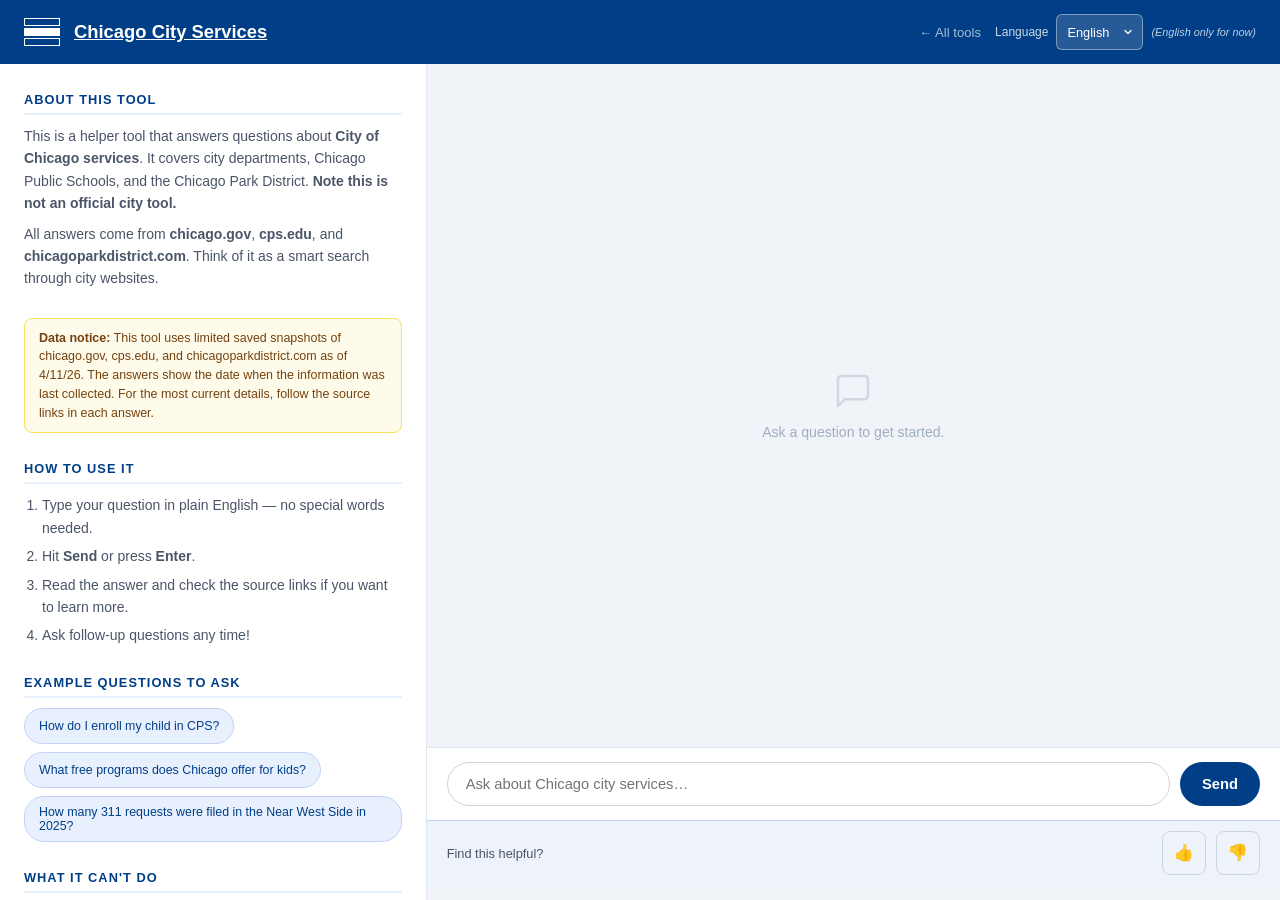
<file: static/index.html>
<!DOCTYPE html>
<html lang="en">
<head>
  <meta charset="UTF-8" />
  <meta name="viewport" content="width=device-width, initial-scale=1.0" />
  <title>Chicago City Services Assistant</title>
  <style>
    /* ── Reset & base ─────────────────────────────────────────────────── */
    *, *::before, *::after { box-sizing: border-box; margin: 0; padding: 0; }

    /* ── Accessibility utilities ──────────────────────────────────────── */
    .sr-only {
      position: absolute;
      width: 1px;
      height: 1px;
      padding: 0;
      margin: -1px;
      overflow: hidden;
      clip: rect(0,0,0,0);
      white-space: nowrap;
      border: 0;
    }

    .skip-link {
      position: absolute;
      top: -48px;
      left: 0;
      background: #003F87;
      color: #fff;
      padding: 10px 18px;
      z-index: 9999;
      font-weight: 600;
      text-decoration: none;
      border-radius: 0 0 8px 0;
      transition: top .15s;
    }
    .skip-link:focus { top: 0; }

    /* ── Global focus indicator ───────────────────────────────────────── */
    :focus-visible {
      outline: 3px solid #003F87;
      outline-offset: 2px;
    }
    header :focus-visible,
    #lang-select:focus-visible {
      outline: 3px solid #fff;
      outline-offset: 2px;
    }

    body {
      font-family: -apple-system, BlinkMacSystemFont, "Segoe UI", Roboto, sans-serif;
      background: #f0f4f8;
      color: #1a202c;
      height: 100dvh;
      display: flex;
      flex-direction: column;
      overflow: hidden;
    }

    /* ── Header ───────────────────────────────────────────────────────── */
    header {
      background: #003F87;
      color: #fff;
      padding: 14px 24px;
      display: flex;
      align-items: center;
      gap: 14px;
      flex-shrink: 0;
      box-shadow: 0 2px 6px rgba(0,0,0,.25);
    }

    .flag {
      display: flex;
      flex-direction: column;
      gap: 2px;
      flex-shrink: 0;
    }
    .flag-stripe { width: 36px; height: 8px; background: #fff; }
    .flag-stripe.blue { background: #003F87; border: 1px solid #fff; }

    header h1 { font-size: 1.15rem; font-weight: 700; line-height: 1.2; color:white;}
    header p  { font-size: 0.78rem; opacity: .8; margin-top: 2px; }

    .header-title { flex: 1; min-width: 0;}

    /* ── Info toggle button (mobile only) ────────────────────────────── */
    #info-toggle {
      display: none;
      background: rgba(255,255,255,.15);
      border: 1px solid rgba(255,255,255,.4);
      border-radius: 8px;
      color: #fff;
      font-size: 0.8rem;
      font-weight: 600;
      padding: 8px 14px;
      min-height: 36px;
      cursor: pointer;
      flex-shrink: 0;
      white-space: nowrap;
      transition: background .15s;
    }
    #info-toggle:hover { background: rgba(255,255,255,.25); }

    /* ── Home link ────────────────────────────────────────────────────── */
    .home-link {
      color: rgba(255,255,255,0.65);
      text-decoration: none;
      font-size: 0.82rem;
      flex-shrink: 0;
      white-space: nowrap;
    }
    .home-link:hover { color: #fff; }

    /* ── Language selector ────────────────────────────────────────────── */
    #lang-wrap {
      display: flex;
      align-items: center;
      gap: 8px;
      flex-shrink: 0;
    }
    #lang-wrap label {
      font-size: 0.75rem;
      opacity: .8;
      white-space: nowrap;
    }
    #lang-note {
      font-size: 0.68rem;
      opacity: .75;
      white-space: nowrap;
      font-style: italic;
    }
    #lang-select {
      background: rgba(255,255,255,.15);
      color: #fff;
      border: 1px solid rgba(255,255,255,.4);
      border-radius: 6px;
      padding: 5px 28px 5px 10px;
      min-height: 36px;
      font-size: 0.8rem;
      cursor: pointer;
      appearance: none;
      -webkit-appearance: none;
      /* chevron */
      background-image: url("data:image/svg+xml,%3Csvg xmlns='http://www.w3.org/2000/svg' width='12' height='12' viewBox='0 0 24 24' fill='none' stroke='white' stroke-width='2.5' stroke-linecap='round' stroke-linejoin='round'%3E%3Cpolyline points='6 9 12 15 18 9'/%3E%3C/svg%3E");
      background-repeat: no-repeat;
      background-position: right 8px center;
      transition: background-color .15s, border-color .15s;
    }
    #lang-select:hover  { background-color: rgba(255,255,255,.25); border-color: rgba(255,255,255,.7); }
    #lang-select option { background: #003F87; color: #fff; }
    #lang-select option:disabled { color: rgba(255,255,255,.35); }

    /* ── Two-column layout ────────────────────────────────────────────── */
    #layout {
      display: flex;
      flex: 1;
      overflow: hidden;
    }

    /* ── Left info panel (1/3) ────────────────────────────────────────── */
    #info-panel {
      width: 33.333%;
      flex-shrink: 0;
      background: #fff;
      border-right: 1px solid #e2e8f0;
      overflow-y: auto;
      padding: 28px 24px;
      display: flex;
      flex-direction: column;
      gap: 28px;
    }

    .info-section h2 {
      font-size: 0.8rem;
      font-weight: 700;
      text-transform: uppercase;
      letter-spacing: 0.08em;
      color: #003F87;
      margin-bottom: 10px;
      padding-bottom: 6px;
      border-bottom: 2px solid #e8f0fe;
    }

    .info-section p,
    .info-section li {
      font-size: 0.875rem;
      color: #4a5568;
      line-height: 1.6;
    }

    .info-section ul,
    .info-section ol {
      padding-left: 18px;
      display: flex;
      flex-direction: column;
      gap: 6px;
    }

    /* ── Do / Don't lists ─────────────────────────────────────────────── */
    .info-section .do-list,
    .info-section .dont-list { list-style: none; padding-left: 0; }
    .do-list li, .dont-list li { padding-left: 1.4em; text-indent: -1.4em; }
    .do-list li::before   { content: "✓ "; color: #276749; font-weight: 700; }
    .dont-list li::before { content: "✗ "; color: #c53030; font-weight: 700; }
    .do-list li   { color: #276749; }
    .dont-list li { color: #c53030; }

    /* ── Try-asking chips ─────────────────────────────────────────────── */
    .suggestions {
      display: flex;
      flex-wrap: wrap;
      gap: 8px;
      margin-top: 4px;
    }
    .suggestion-btn {
      background: #e8f0fe;
      border: 1px solid #c3d3f7;
      color: #003F87;
      padding: 8px 14px;
      min-height: 36px;
      border-radius: 20px;
      font-size: 0.775rem;
      cursor: pointer;
      transition: background .15s;
      text-align: left;
    }
    .suggestion-btn:hover { background: #c3d3f7; }

    /* ── Data notice badge ────────────────────────────────────────────── */
    .data-notice {
      background: #fffbea;
      border: 1px solid #f6e05e;
      border-radius: 8px;
      padding: 10px 14px;
      font-size: 0.78rem;
      color: #744210;
      line-height: 1.5;
    }

    /* ── Right chat panel (2/3) ───────────────────────────────────────── */
    #chat-panel {
      flex: 1;
      display: flex;
      flex-direction: column;
      overflow: hidden;
      background: #f0f4f8;
    }

    /* ── Chat area ────────────────────────────────────────────────────── */
    #chat {
      flex: 1;
      overflow-y: auto;
      padding: 20px 20px;
      display: flex;
      flex-direction: column;
      gap: 16px;
      scroll-behavior: smooth;
    }

    /* ── Message bubbles ──────────────────────────────────────────────── */
    .msg {
      display: flex;
      flex-direction: column;
      max-width: 76%;
    }
    .msg.user  { align-self: flex-end; align-items: flex-end; }
    .msg.bot   { align-self: flex-start; align-items: flex-start; }

    .bubble {
      padding: 12px 16px;
      border-radius: 18px;
      line-height: 1.55;
      font-size: 0.92rem;
      white-space: pre-wrap;
      word-break: break-word;
    }
    .msg.user .bubble {
      background: #003F87;
      color: #fff;
      border-bottom-right-radius: 4px;
    }
    .msg.bot .bubble {
      background: #fff;
      color: #1a202c;
      border-bottom-left-radius: 4px;
      box-shadow: 0 1px 3px rgba(0,0,0,.12);
    }

    /* ── Inline links inside answer bubbles ──────────────────────────── */
    .msg.bot .bubble a {
      color: #003F87;
      text-decoration: underline;
      word-break: break-all;
    }
    .msg.bot .bubble a:hover { opacity: .75; }

    /* ── Sources ──────────────────────────────────────────────────────── */
    .sources {
      margin-top: 8px;
      font-size: 0.75rem;
      color: #4a5568;
    }
    .sources strong { display: block; margin-bottom: 4px; }
    .sources a {
      color: #003F87;
      text-decoration: underline;
      display: block;
      margin-top: 2px;
    }

    /* ── Disclaimer ───────────────────────────────────────────────────── */
    .disclaimer {
      margin-top: 6px;
      font-size: 0.7rem;
      color: #4a5568;
      font-style: italic;
    }

    /* Clarifying question bubble */
    .msg.clarification .bubble {
      background: #fffbea;
      border: 1px solid #f6e05e;
      color: #744210;
    }

    /* Limit-reached bubble */
    .msg.limit .bubble {
      background: #fff5f5;
      border: 1px solid #feb2b2;
      color: #742a2a;
    }

    /* ── Status indicator / typing dots ─────────────────────────────── */
    .typing .bubble {
      padding: 12px 16px;
      display: flex;
      align-items: center;
      gap: 5px;
    }

    .dot {
      display: inline-block;
      width: 8px;
      height: 8px;
      border-radius: 50%;
      background: #718096;
      animation: dot-bounce 1.2s infinite ease-in-out;
    }
    .dot:nth-child(2) { animation-delay: 0.2s; }
    .dot:nth-child(3) { animation-delay: 0.4s; }

    @keyframes dot-bounce {
      0%, 80%, 100% { transform: scale(0.6); opacity: 0.4; }
      40%            { transform: scale(1);   opacity: 1;   }
    }

    /* ── Empty-state prompt ───────────────────────────────────────────── */
    .empty-state {
      align-self: center;
      margin: auto;
      text-align: center;
      color: #a0aec0;
      font-size: 0.88rem;
      user-select: none;
    }
    .empty-state svg { margin-bottom: 10px; opacity: .4; }

    /* ── Input bar ────────────────────────────────────────────────────── */
    #input-bar {
      display: flex;
      gap: 10px;
      padding: 14px 20px;
      background: #fff;
      border-top: 1px solid #e2e8f0;
      flex-shrink: 0;
    }
    #question {
      flex: 1;
      border: 1px solid #cbd5e0;
      border-radius: 24px;
      padding: 10px 18px;
      min-height: 44px;
      font-size: 0.92rem;
      transition: border-color .2s;
    }
    #question:focus { border-color: #003F87; }
    #send {
      background: #003F87;
      color: #fff;
      border: none;
      border-radius: 24px;
      padding: 10px 22px;
      min-height: 44px;
      font-size: 0.92rem;
      font-weight: 600;
      cursor: pointer;
      transition: background .15s;
      flex-shrink: 0;
    }
    #send:hover    { background: #00306a; }
    #send:disabled { background: #a0aec0; cursor: default; }

    /* ── Alderman feedback strip ─────────────────────────────────────── */
    #feedback-strip {
      flex-shrink: 0;
      background: #eef3fb;
      border-top: 1px solid #c3d3f7;
      margin-bottom: 1rem;
      padding-bottom: 0.5rem;
      overflow: hidden;
      transition: max-height .25s ease;
      max-height: 64px;   /* collapsed height */
    }
    #feedback-strip.open { max-height: 200px; }

    #feedback-collapsed {
      display: flex;
      align-items: center;
      padding: 10px 20px;
      font-size: 0.8rem;
      color: #4a5568;
      gap: 10px;
    }
    #feedback-collapsed span { flex: 1; }

    .thumb-btn {
      background: none;
      border: 1px solid #cbd5e0;
      border-radius: 8px;
      padding: 3px 10px;
      min-height: 44px;
      min-width: 44px;
      font-size: 1rem;
      line-height: 1.4;
      cursor: pointer;
      transition: background .15s, border-color .15s;
    }
    .thumb-btn:hover       { background: #e8f0fe; border-color: #003F87; }
    .thumb-btn.active-up   { background: #d1fae5; border-color: #276749; }
    .thumb-btn.active-down { background: #fee2e2; border-color: #c53030; }
    /* Show "(selected)" text after active thumb for non-color indication */
    .thumb-btn.active-up::after,
    .thumb-btn.active-down::after {
      content: " (selected)";
      font-size: 0.65rem;
      vertical-align: middle;
      font-weight: 600;
    }

    #feedback-form {
      display: none;
      padding: 4px 20px 14px;
      gap: 6px;
      flex-direction: column;
    }
    #feedback-strip.open #feedback-form      { display: flex; }
    #feedback-strip.open #feedback-collapsed { display: none; }

    #feedback-subtext {
      font-size: 0.78rem;
      color: #718096;
      margin-bottom: 2px;
    }

    #feedback-note {
      width: 100%;
      border: 1px solid #c3d3f7;
      border-radius: 8px;
      padding: 8px 12px;
      font-size: 0.85rem;
      resize: none;
      height: 70px;
      font-family: inherit;
      transition: border-color .2s;
    }
    #feedback-note:focus { border-color: #003F87; }

    #feedback-actions {
      display: flex;
      gap: 8px;
      justify-content: flex-end;
    }
    .fb-btn {
      border-radius: 20px;
      padding: 6px 18px;
      font-size: 0.82rem;
      font-weight: 600;
      cursor: pointer;
      transition: background .15s, color .15s;
    }
    #feedback-cancel {
      background: none;
      border: 1px solid #cbd5e0;
      color: #4a5568;
    }
    #feedback-cancel:hover { background: #f0f4f8; }
    #feedback-send {
      background: #003F87;
      border: none;
      color: #fff;
    }
    #feedback-send:hover    { background: #00306a; }
    #feedback-send:disabled { background: #a0aec0; cursor: default; }

    /* ── Scrollbars ───────────────────────────────────────────────────── */
    #chat::-webkit-scrollbar,
    #info-panel::-webkit-scrollbar { width: 5px; }
    #chat::-webkit-scrollbar-thumb,
    #info-panel::-webkit-scrollbar-thumb { background: #cbd5e0; border-radius: 4px; }

    /* ── Mobile responsive ────────────────────────────────────────────── */
    @media (max-width: 700px) {
      /* Header */
      header {
        padding: 10px 14px;
        gap: 10px;
      }
      .flag { display: none; }
      header h1 { font-size: 1rem; }
      header p  { display: none; }
      #info-toggle { display: block; }
      #lang-wrap label { display: none; }
      #lang-note { display: none; }
      #lang-select { padding: 6px 28px 6px 8px; font-size: 0.85rem; }

      /* Layout: stack vertically */
      #layout { flex-direction: column; }

      /* Info panel: hidden by default, shown as overlay */
      #info-panel {
        position: fixed;
        top: 0; left: 0; right: 0; bottom: 0;
        width: 100%;
        z-index: 100;
        padding: 16px;
        gap: 20px;
        transform: translateX(-100%);
        transition: transform .25s ease;
        border-right: none;
        box-shadow: 4px 0 16px rgba(0,0,0,.15);
      }
      #info-panel.mobile-open {
        transform: translateX(0);
      }

      /* Info panel close button */
      #info-panel-close {
        display: flex;
        align-self: flex-end;
        background: #003F87;
        color: #fff;
        border: none;
        border-radius: 8px;
        padding: 8px 16px;
        font-size: 0.85rem;
        font-weight: 600;
        cursor: pointer;
        margin-bottom: 4px;
      }

      /* Chat panel fills screen */
      #chat-panel { flex: 1; }

      /* Chat bubbles wider on mobile */
      .msg { max-width: 90%; }

      /* Input bar: taller tap targets, 16px font prevents iOS zoom */
      #input-bar { padding: 10px 12px; gap: 8px; }
      #question {
        font-size: 1rem;   /* ≥ 16px prevents iOS auto-zoom */
        padding: 10px 16px;
      }
      #send {
        font-size: 1rem;
        padding: 10px 18px;
      }

      /* Feedback strip */
      #feedback-strip { margin-bottom: 0; }
      #feedback-collapsed { padding: 8px 14px; }
      .thumb-btn { padding: 6px 14px; font-size: 1.1rem; }

      /* Suggestion chips: full-width on narrow screens */
      .suggestion-btn { font-size: 0.82rem; }
    }

    /* Info panel close button: hidden on desktop */
    #info-panel-close { display: none; }

    /* ── Tab bar ──────────────────────────────────────────────────────────── */
    #tab-bar { display: flex; gap: 4px; flex-shrink: 0; }
    .tab-btn {
      background: rgba(255,255,255,.15);
      border: 1px solid rgba(255,255,255,.4);
      border-radius: 8px;
      color: #fff;
      font-size: 0.8rem;
      font-weight: 600;
      padding: 8px 14px;
      min-height: 36px;
      cursor: pointer;
      white-space: nowrap;
      transition: background .15s;
    }
    .tab-btn:hover { background: rgba(255,255,255,.25); }
    .tab-btn.active { background: #fff; color: #003F87; }

    /* ── Legislation panel ────────────────────────────────────────────────── */
    #legislation-panel, #il-legislation-panel {
      flex: 1;
      overflow-y: auto;
      padding: 24px;
    }
    #leg-inner, #il-leg-inner { max-width: 760px; margin: 0 auto; }
    #il-leg-search-form { display: flex; gap: 8px; margin-bottom: 20px; }
    #il-leg-query { flex: 1; padding: 10px 14px; border: 1px solid #cbd5e0; border-radius: 8px; font-size: 0.95rem; }
    #leg-inner { max-width: 760px; margin: 0 auto; }
    .leg-prompt { font-size: 1.05rem; font-weight: 600; color: #1a202c; margin-bottom: 12px; }
    #leg-search-form { display: flex; gap: 8px; margin-bottom: 20px; }
    #leg-query {
      flex: 1;
      border: 1px solid #cbd5e0;
      border-radius: 8px;
      padding: 10px 14px;
      font-size: 0.95rem;
      outline: none;
      font-family: inherit;
    }
    #leg-query:focus { border-color: #003F87; box-shadow: 0 0 0 3px rgba(0,63,135,.15); }
    #leg-search-btn {
      background: #003F87;
      color: #fff;
      border: none;
      border-radius: 8px;
      padding: 10px 20px;
      font-size: 0.9rem;
      font-weight: 600;
      cursor: pointer;
      white-space: nowrap;
      transition: opacity .15s;
      font-family: inherit;
    }
    #leg-search-btn:disabled { opacity: .6; cursor: default; }
    .leg-card {
      background: #fff;
      border: 1px solid #e2e8f0;
      border-radius: 10px;
      padding: 14px 16px;
      margin-bottom: 10px;
      cursor: pointer;
      transition: border-color .15s, box-shadow .15s;
    }
    .leg-card:hover { border-color: #003F87; box-shadow: 0 2px 8px rgba(0,63,135,.12); }
    .leg-card-title { font-weight: 600; color: #1a202c; margin-bottom: 3px; font-size: 0.95rem; }
    .leg-card-subtitle { font-size: 0.88rem; color: #4a5568; margin-bottom: 5px; font-style: italic; }
    .leg-card-meta { font-size: 0.82rem; color: #718096; }
    .leg-status-passed { color: #276749; font-weight: 600; }
    .leg-status-active { color: #003F87; font-weight: 600; }
    .leg-status-other  { color: #718096; font-weight: 600; }
    .leg-back-btn {
      background: none; border: none; color: #003F87;
      font-size: 0.9rem; font-weight: 600; cursor: pointer;
      padding: 0; margin-bottom: 16px; display: block; font-family: inherit;
    }
    .leg-back-btn:hover { text-decoration: underline; }
    .leg-matter-title { font-size: 1.1rem; font-weight: 700; color: #1a202c; margin-bottom: 6px; }
    .leg-matter-meta { font-size: 0.83rem; color: #718096; margin-bottom: 18px; line-height: 1.6; }
    .leg-action { border-left: 3px solid #003F87; padding: 8px 0 8px 14px; margin-bottom: 12px; }
    .leg-meeting-detail { font-size: 0.82rem; color: #4a5568; margin-top: 4px; }
    .leg-meeting-detail a { color: #003F87; text-decoration: none; }
    .leg-meeting-detail a:hover { text-decoration: underline; }
    .leg-status-context { font-size: 0.82rem; color: #718096; font-style: italic; margin-top: 5px; line-height: 1.5; }
    .leg-attachment-note { font-size: 0.77rem; color: #a0aec0; margin-top: 3px; }
    .leg-matter-subtitle { font-size: 0.95rem; color: #4a5568; margin-bottom: 14px; }
    .leg-status-stale { color: #b7791f; font-weight: 600; }
    .leg-type-desc { font-size: 0.82rem; color: #718096; background: #f7fafc; border-left: 3px solid #cbd5e0; padding: 6px 10px; margin-bottom: 14px; line-height: 1.5; }
    .leg-matter-status-context { font-size: 0.85rem; color: #4a5568; background: #fffbea; border-left: 3px solid #ecc94b; padding: 8px 12px; margin-bottom: 16px; line-height: 1.6; }
    .leg-what-heading { font-weight: 700; font-size: 0.92rem; color: #1a202c; margin: 20px 0 8px; }
    .leg-what-item { margin-bottom: 12px; }
    .leg-what-action { font-weight: 600; font-size: 0.88rem; color: #1a202c; }
    .leg-what-detail { font-size: 0.83rem; color: #718096; margin: 2px 0 3px; }
    .leg-what-link { font-size: 0.83rem; color: #003F87; text-decoration: none; }
    .leg-what-link:hover { text-decoration: underline; }
    .leg-empty { color: #718096; font-size: 0.92rem; text-align: center; margin-top: 36px; }
    .leg-loading { color: #718096; font-size: 0.9rem; }
    /* Skeleton loader */
    @keyframes skel-shimmer {
      0%   { background-position: -600px 0; }
      100% { background-position: 600px 0; }
    }
    .skel-line, .skel-block {
      background: linear-gradient(90deg, #e8edf2 25%, #f4f7fa 50%, #e8edf2 75%);
      background-size: 1200px 100%;
      animation: skel-shimmer 1.4s infinite linear;
      border-radius: 4px;
    }
    .skel-card {
      background: #fff; border: 1px solid #e2e8f0; border-left: 4px solid #d0daea;
      border-radius: 10px; padding: 14px 16px; margin-bottom: 10px;
    }
    .skel-line { height: 13px; margin-bottom: 8px; }
    .skel-line.w80 { width: 80%; }
    .skel-line.w60 { width: 60%; }
    .skel-line.w40 { width: 40%; }
    .skel-line.w30 { width: 30%; }
    .skel-block { height: 56px; width: 100%; border-radius: 6px; }
    .skel-timer { font-size: 0.78rem; color: #a0aec0; margin-top: 6px; text-align: right; font-variant-numeric: tabular-nums; }
    .leg-status-routine { color: #718096; font-weight: 600; }
    .leg-meeting-card {
      background: #fff; border: 1px solid #e2e8f0; border-left: 4px solid #003F87;
      border-radius: 10px; padding: 14px 16px; margin-bottom: 10px;
      display: flex; align-items: center; gap: 10px;
      transition: border-color .15s, box-shadow .15s;
    }
    .leg-meeting-card:hover { box-shadow: 0 2px 8px rgba(0,63,135,.12); border-color: #003F87; }
    .leg-meeting-card-content { flex: 1; cursor: pointer; min-width: 0; }
    .leg-meeting-header { font-weight: 700; font-size: 0.95rem; color: #1a202c; margin-bottom: 4px; }
    .leg-meeting-body { font-size: 0.83rem; color: #718096; margin-bottom: 6px; }
    .leg-meeting-summary { font-size: 0.88rem; color: #4a5568; line-height: 1.55; margin-bottom: 6px; }
    .leg-meeting-context-card { background: #f8faff; border: 1px solid #c3d3f7; border-radius: 10px; padding: 14px 16px; margin-bottom: 14px; }
    .leg-meeting-context-summary { font-size: 0.88rem; color: #2d3748; line-height: 1.6; margin: 0; }

    .leg-meeting-counts { font-size: 0.78rem; color: #718096; }
    .leg-meeting-counts .nr { color: #003F87; font-weight: 600; }
    .leg-no-matters-notice { font-size: 0.9rem; color: #4a5568; background: #f0f4ff; border: 1px solid #c3d3f7; border-radius: 8px; padding: 12px 16px; margin-bottom: 16px; }
    .leg-meeting-docs { margin-top: 4px; }
    .leg-meeting-docs-label { font-size: 0.78rem; font-weight: 600; color: #718096; text-transform: uppercase; letter-spacing: 0.04em; margin-bottom: 10px; }
    .leg-meeting-doc-card { border: 1px solid #e2e8f0; border-radius: 8px; padding: 12px 14px; margin-bottom: 10px; }
    .leg-meeting-doc-name { font-size: 0.88rem; font-weight: 600; color: #003F87; text-decoration: none; }
    .leg-meeting-doc-name:hover { text-decoration: underline; }
    .leg-meeting-doc-summary { font-size: 0.85rem; color: #4a5568; line-height: 1.5; margin: 6px 0 0; }
    .sub-meeting-card-btn {
      flex-shrink: 0; font-size: 0.78rem; color: #003F87; background: none;
      border: 1px solid #c3d3f7; padding: 6px 12px; border-radius: 16px;
      cursor: pointer; font-family: inherit; white-space: nowrap;
      transition: background .15s; align-self: center;
    }
    .sub-meeting-card-btn:hover { background: #e8f0fe; }
    /* ── About this legislation section ────────────────────────────────── */
    .ai-summary-section {
      background: #f7fafc; border: 1px solid #e2e8f0; border-radius: 8px;
      padding: 12px 14px; margin: 14px 0;
    }
    .ai-summary-heading {
      font-size: 0.75rem; font-weight: 700; text-transform: uppercase;
      letter-spacing: .07em; color: #4a5568; margin-bottom: 12px;
      display: flex; align-items: center; gap: 6px;
    }
    .ai-tooltip-icon {
      display: inline-flex; align-items: center; justify-content: center;
      width: 15px; height: 15px; border-radius: 50%;
      background: #cbd5e0; color: #4a5568; font-size: 0.65rem; font-weight: 700;
      cursor: help; position: relative; flex-shrink: 0;
    }
    .ai-tooltip-icon::after {
      content: attr(data-tip); position: absolute; left: 20px; top: 50%;
      transform: translateY(-50%); width: 210px; background: #2d3748; color: #fff;
      font-size: 0.75rem; font-weight: 400; padding: 8px 10px; border-radius: 6px;
      line-height: 1.45; z-index: 20; pointer-events: none; opacity: 0;
      transition: opacity .15s; text-transform: none; letter-spacing: 0;
    }
    .ai-tooltip-icon:hover::after { opacity: 1; }
    .leg-ai-items { margin: 14px 0; }
    .leg-doc-pair { margin-bottom: 10px; }
    .leg-doc-pair:last-child { margin-bottom: 0; }
    .ai-summary-item { margin-bottom: 14px; }
    .ai-summary-item:last-child { margin-bottom: 0; }
    .ai-summary-label {
      font-size: 0.75rem; font-weight: 700; text-transform: uppercase;
      letter-spacing: .05em; color: #718096; margin-bottom: 3px;
    }
    .ai-summary-text { font-size: 0.875rem; color: #4a5568; line-height: 1.6; }
    .sub-track-btn {
      display: inline-block; margin: 12px 0;
    }

    /* ── Subscription modal ─────────────────────────────────────────────────── */
    #sub-modal {
      position: fixed; inset: 0; z-index: 200;
      display: flex; align-items: center; justify-content: center;
    }
    #sub-backdrop {
      position: absolute; inset: 0; background: rgba(0,0,0,.45);
    }
    #sub-box {
      position: relative; background: #fff; border-radius: 12px;
      padding: 28px; width: 100%; max-width: 420px; margin: 16px;
      box-shadow: 0 8px 32px rgba(0,0,0,.2);
    }
    #sub-close {
      position: absolute; top: 12px; right: 14px; background: none;
      border: none; font-size: 1.1rem; color: #718096; cursor: pointer;
      padding: 4px 8px; border-radius: 4px; line-height: 1;
    }
    #sub-close:hover { background: #f0f4f8; }
    #sub-modal-title { font-size: 1.05rem; font-weight: 700; color: #1a202c; margin-bottom: 6px; }
    #sub-modal-desc  { font-size: 0.875rem; color: #4a5568; margin-bottom: 4px; line-height: 1.55; }
    #sub-body-row label,
    #sub-modal label[for="sub-email-input"] {
      display: block; font-size: 0.8rem; font-weight: 600; color: #4a5568;
      margin-bottom: 4px; margin-top: 14px;
    }
    #sub-body-select, #sub-email-input {
      width: 100%; border: 1px solid #cbd5e0; border-radius: 8px;
      padding: 9px 12px; font-size: 0.9rem; font-family: inherit; background: #fff;
    }
    #sub-body-select:focus, #sub-email-input:focus {
      border-color: #003F87; outline: none; box-shadow: 0 0 0 3px rgba(0,63,135,.15);
    }
    #sub-matter-chip {
      font-size: 0.875rem; color: #1a202c;
      background: #f7fafc; border: 1px solid #e2e8f0; border-radius: 8px;
      padding: 8px 12px; margin-top: 14px; margin-bottom: 4px;
      line-height: 1.4; display: block;
    }
    #sub-error {
      font-size: 0.82rem; color: #c53030; margin-top: 10px;
      background: #fff5f5; border: 1px solid #feb2b2;
      border-radius: 6px; padding: 8px 12px;
    }
    #sub-success {
      font-size: 0.95rem; color: #276749; font-weight: 600;
      text-align: center; padding: 14px 0;
    }
    #sub-submit-btn {
      width: 100%; margin-top: 18px; background: #003F87; color: #fff;
      border: none; border-radius: 8px; padding: 11px; font-size: 0.95rem;
      font-weight: 600; cursor: pointer; font-family: inherit; transition: background .15s;
    }
    #sub-submit-btn:hover    { background: #00306a; }
    #sub-submit-btn:disabled { background: #a0aec0; cursor: default; }
    .sub-meeting-bar {
      text-align: center; margin: 8px 0 4px;
    }
    .sub-meeting-btn {
      font-size: 0.82rem; color: #003F87; background: none;
      border: 1px solid #c3d3f7; padding: 6px 16px; border-radius: 20px;
      cursor: pointer; font-family: inherit; transition: background .15s;
    }
    .sub-meeting-btn:hover { background: #e8f0fe; }
    .sub-track-btn {
      font-size: 0.82rem; color: #003F87; background: none;
      border: 1px solid #c3d3f7; padding: 7px 16px; border-radius: 20px;
      cursor: pointer; font-family: inherit; transition: background .15s;
    }
    .sub-track-btn:hover { background: #e8f0fe; }
    .sub-track-final {
      display: inline-block; font-size: 0.8rem; color: #718096;
      font-style: italic; margin: 12px 0;
    }
    /* ── Legislative Timeline ─────────────────────────── */
    .leg-tracker-section { margin: 14px 0 20px; }
    .leg-tracker-heading {
      font-size: 0.75rem; font-weight: 700; text-transform: uppercase;
      letter-spacing: .07em; color: #4a5568; margin-bottom: 14px;
    }
    .leg-tracker {
      display: flex; flex-direction: row; align-items: flex-start;
      gap: 0; position: relative;
    }
    .leg-tracker-step {
      flex: 1; display: flex; flex-direction: column;
      align-items: center; position: relative; min-width: 0;
    }
    .leg-tracker-step::after {
      content: ""; position: absolute; top: 18px; left: 50%;
      width: 100%; height: 3px; background: #e2e8f0; z-index: 0;
    }
    .leg-tracker-step:last-child::after { display: none; }
    .leg-tracker-circle {
      width: 36px; height: 36px; border-radius: 50%;
      border: 3px solid #e2e8f0; background: #fff;
      display: flex; align-items: center; justify-content: center;
      font-size: 0.8rem; font-weight: 700; color: #a0aec0;
      position: relative; z-index: 1; flex-shrink: 0;
      transition: border-color .2s, background .2s, color .2s;
    }
    .leg-tracker-label {
      font-size: 0.72rem; font-weight: 600; color: #4a5568;
      text-align: center; margin-top: 7px; line-height: 1.3;
      max-width: 80px; word-wrap: break-word;
    }
    .leg-tracker-sublabel {
      font-size: 0.65rem; color: #a0aec0; text-align: center;
      margin-top: 2px; max-width: 80px;
    }
    .leg-tracker-date {
      font-size: 0.62rem; color: #718096; text-align: center;
      margin-top: 2px; max-width: 80px; font-style: italic;
    }
    .leg-tracker-action {
      font-size: 0.65rem; font-weight: 600; color: #2d3748; text-align: center;
      margin-top: 3px; max-width: 80px; line-height: 1.3;
    }
    .leg-tracker-action-by {
      font-size: 0.62rem; color: #4a5568; text-align: center;
      margin-top: 2px; max-width: 80px; line-height: 1.3;
    }
    .leg-tracker-step--complete .leg-tracker-circle { background: #276749; border-color: #276749; color: #fff; }
    .leg-tracker-step--complete::after { background: #276749; }
    .leg-tracker-step--complete .leg-tracker-label { color: #276749; }
    .leg-tracker-step--current .leg-tracker-circle {
      background: #003F87; border-color: #003F87; color: #fff;
      animation: leg-tracker-pulse 1.8s ease-in-out infinite;
    }
    .leg-tracker-step--current .leg-tracker-label { color: #003F87; font-weight: 700; }
    @keyframes leg-tracker-pulse {
      0%, 100% { box-shadow: 0 0 0 0   rgba(0, 63, 135, 0.45); }
      50%       { box-shadow: 0 0 0 8px rgba(0, 63, 135, 0);    }
    }
    .leg-tracker-step--blocked .leg-tracker-circle { background: #fff; border-color: #b7791f; color: #b7791f; }
    .leg-tracker-step--blocked .leg-tracker-label { color: #b7791f; }
    .leg-tracker-step--not_applicable .leg-tracker-circle { background: #f7fafc; border-color: #e2e8f0; color: #cbd5e0; }
    .leg-tracker-step--not_applicable .leg-tracker-label,
    .leg-tracker-step--not_applicable .leg-tracker-sublabel { color: #a0aec0; }
    @media (max-width: 600px) {
      .leg-tracker { flex-direction: column; align-items: stretch; }
      .leg-tracker-step { flex-direction: row; align-items: flex-start; gap: 12px; padding-bottom: 20px; }
      .leg-tracker-step::after { top: 36px; left: 17px; width: 3px; height: calc(100% - 20px); }
      .leg-tracker-circle { flex-shrink: 0; }
      .leg-tracker-label { text-align: left; max-width: none; margin-top: 0; font-size: 0.8rem; }
      .leg-tracker-sublabel, .leg-tracker-date, .leg-tracker-action, .leg-tracker-action-by { text-align: left; max-width: none; }
    }
  </style>
</head>
<body>

<a href="#question" class="skip-link">Skip to chat</a>

<header>
  <div class="flag">
    <div class="flag-stripe blue"></div>
    <div class="flag-stripe"></div>
    <div class="flag-stripe blue"></div>
  </div>
  <div class="header-title">
    <h1><a href = "/" id="header-title" style=color:white; >Chicago City Services</a></h1>
  </div>

  <a href="/" class="home-link">← All tools</a>
  <!-- <button id="info-toggle" onclick="toggleInfoPanel()" aria-label="Show info">Info</button> -->

  <div id="lang-wrap">
    <label for="lang-select" id="lang-label">Language</label>
    <select id="lang-select" title="Only English is available at this time" aria-describedby="lang-note">
      <option value="en" selected>English</option>
      <option value="es" disabled>Español</option>
      <option value="pl" disabled>Polski</option>
      <option value="zh" disabled>中文</option>
      <option value="ar" disabled>العربية</option>
      <option value="tl" disabled>Tagalog</option>
      <option value="hi" disabled>हिन्दी</option>
    </select>
    <span id="lang-note">(English only for now)</span>
  </div>
</header>

<div id="layout">

  <!-- ── Left info panel (1/3) ─────────────────────────────────────── -->
  <aside id="info-panel">
    <button id="info-panel-close" onclick="toggleInfoPanel()" aria-label="Close info panel">Close ✕</button>

    <div class="info-section">
      <h2 id="about-heading">About This Tool</h2>
      <div id="about-text">
        <p>This is a helper tool that answers questions about <strong>City of Chicago services</strong>. It covers city departments, Chicago Public Schools, and the Chicago Park District. <strong>Note this is not an official city tool.</strong></p>
        <p style="margin-top:8px">All answers come from <strong>chicago.gov</strong>, <strong>cps.edu</strong>, and <strong>chicagoparkdistrict.com</strong>. Think of it as a smart search through city websites.</p>
      </div>
    </div>

    <div class="data-notice" id="data-notice-el">
      <strong>Data notice:</strong> This tool uses limited saved snapshots of chicago.gov, cps.edu, and chicagoparkdistrict.com as of 4/11/26. The answers show the date when the information was last collected. For the most current details, follow the source links in each answer.
    </div>

    <div class="info-section">
      <h2 id="how-to-heading">How to Use It</h2>
      <ol id="how-to-ol">
        <li>Type your question in plain English — no special words needed.</li>
        <li>Hit <strong>Send</strong> or press <strong>Enter</strong>.</li>
        <li>Read the answer and check the source links if you want to learn more.</li>
        <li>Ask follow-up questions any time!</li>
      </ol>
    </div>

    <div class="info-section">
      <h2 id="examples-heading">Example Questions to Ask</h2>
      <div class="suggestions">
        <button class="suggestion-btn" id="suggestion-1" onclick="ask(this)">How do I enroll my child in CPS?</button>
        <button class="suggestion-btn" id="suggestion-2" onclick="ask(this)">What free programs does Chicago offer for kids?</button>
        <button class="suggestion-btn" id="suggestion-3" onclick="ask(this)">How many 311 requests were filed in the Near West Side in 2025?</button>
      </div>
    </div>

    <div class="info-section">
      <h2 id="cant-do-heading">What It Can't Do</h2>
      <ul class="dont-list" id="cant-do-ul">
        <li>It cannot access your personal city accounts or records.</li>
        <li>It cannot process payments or applications.</li>
        <li>It cannot answer questions unrelated to Chicago city services, schools, or parks.</li>
        <li>It may not have the very latest updates — always verify with the official site for important matters.</li>
      </ul>
    </div>

  </aside>

  <!-- ── Right chat panel (2/3) ─────────────────────────────────────── -->
  <main id="chat-panel">
    <div id="chat" role="log" aria-live="polite" aria-label="Chat messages">
      <div class="empty-state">
        <svg aria-hidden="true" focusable="false" xmlns="http://www.w3.org/2000/svg" width="40" height="40" viewBox="0 0 24 24" fill="none" stroke="currentColor" stroke-width="1.5" stroke-linecap="round" stroke-linejoin="round">
          <path d="M21 15a2 2 0 0 1-2 2H7l-4 4V5a2 2 0 0 1 2-2h14a2 2 0 0 1 2 2z"/>
        </svg>
        <p>Ask a question to get started.</p>
      </div>
    </div>

    <div id="input-bar">
      <label for="question" class="sr-only">Ask a question about Chicago city services</label>
      <input id="question" type="text" placeholder="Ask about Chicago city services…" autocomplete="off" />
      <button id="send" aria-label="Send question" onclick="sendMessage()">Send</button>
    </div>

    <!-- ── Feedback strip ───────────────────────────────────────────── -->
    <div id="feedback-strip">
      <div id="feedback-collapsed">
        <span id="feedback-helpful-text">Find this helpful?</span>
        <button class="thumb-btn" id="thumb-up"   aria-label="Helpful" aria-pressed="false" onclick="chooseFeedback('up')">👍</button>
        <button class="thumb-btn" id="thumb-down" aria-label="Not helpful" aria-pressed="false" onclick="chooseFeedback('down')">👎</button>
      </div>
      <div id="feedback-form">
        <p id="feedback-subtext"></p>
        <label for="feedback-note" class="sr-only">Additional feedback (optional)</label>
        <textarea id="feedback-note" placeholder="" rows="3"></textarea>
        <div id="feedback-actions">
          <button class="fb-btn" id="feedback-cancel" aria-label="Cancel feedback" onclick="closeFeedback()">Cancel</button>
          <button class="fb-btn" id="feedback-send"   aria-label="Submit feedback" onclick="submitFeedback()">Send</button>
        </div>
      </div>
    </div>
  </main>

</div>

<!-- ── Legislation panel ────────────────────────────────────────────────── -->
<div id="legislation-panel" style="display:none">
  <div id="leg-inner">

    <!-- Search view -->
    <div id="leg-search-view">
      <button class="leg-back-btn" id="leg-results-back-btn" style="display:none" onclick="handleBackBtn()">← Back to meetings</button>
      <p class="leg-prompt">What legislation are you looking for?</p>
      <form id="leg-search-form" onsubmit="searchLegislation(event)">
        <input id="leg-query" type="text" placeholder='e.g. "affordable housing in Pilsen"' autocomplete="off" aria-label="Search legislation" />
        <button type="submit" id="leg-search-btn">Search</button>
      </form>
      <div id="leg-results-header" style="display:none" aria-live="polite"></div>
      <div id="leg-results" role="list" aria-label="Legislation results"></div>
      <div id="leg-see-more" style="display:none; text-align:center; margin-top:14px;">
        <button id="leg-see-more-btn" onclick="loadMoreMeetingMatters()" style="font-size:0.85rem; color:#003F87; background:none; border:1px solid #003F87; padding:6px 16px; border-radius:20px; cursor:pointer;">See more</button>
      </div>
      <div id="leg-browse-link" style="text-align:center; margin-top:18px; display:none">
        <button onclick="loadAllMeetings()" style="font-size:0.85rem; color:#003F87; background:none; border:1px solid #003F87; padding:6px 16px; border-radius:20px; cursor:pointer;">Browse all meetings →</button>
      </div>
      <div class="sub-meeting-bar">
        <button class="sub-meeting-btn" onclick="openSubModal('meeting','City Council')">✉ Get email updates for meetings</button>
      </div>
    </div>

    <!-- Detail view -->
    <div id="leg-detail-view" style="display:none">
      <button class="leg-back-btn" id="leg-back-btn" onclick="showLegResults()">← Back to results</button>
      <div id="leg-detail"></div>
    </div>

  </div>
</div>

<!-- Illinois Legislation Panel -->
<div id="il-legislation-panel" style="display:none">
  <div id="il-leg-inner">
    <div id="il-leg-search-view">
      <p class="leg-prompt">Search Illinois state legislation</p>
      <form id="il-leg-search-form" onsubmit="searchIlLegislation(event)">
        <input id="il-leg-query" type="text" placeholder='e.g. "public transit funding"' autocomplete="off" aria-label="Search Illinois legislation" />
        <button type="submit" id="il-leg-search-btn">Search</button>
      </form>
      <div id="il-leg-results-header" style="display:none" aria-live="polite"></div>
      <div id="il-leg-results" role="list" aria-label="Illinois legislation results"></div>
    </div>
    <div id="il-leg-detail-view" style="display:none">
      <button class="leg-back-btn" id="il-leg-back-btn" onclick="showIlLegResults()">← Back to results</button>
      <div id="il-leg-detail"></div>
    </div>
  </div>
</div>

<!-- ── Subscription modal ───────────────────────────────────────────────── -->
<div id="sub-modal" style="display:none" role="dialog" aria-modal="true" aria-labelledby="sub-modal-title">
  <div id="sub-backdrop" onclick="closeSubModal()"></div>
  <div id="sub-box">
    <button id="sub-close" onclick="closeSubModal()" aria-label="Close dialog">✕</button>
    <h2 id="sub-modal-title"></h2>
    <p id="sub-modal-desc"></p>

    <div id="sub-body-row">
      <label for="sub-body-select">Committee or body</label>
      <select id="sub-body-select"></select>
    </div>

    <div id="sub-matter-row" style="display:none">
      <span id="sub-matter-chip"></span>
    </div>

    <label for="sub-email-input">Your email address</label>
    <input id="sub-email-input" type="email" placeholder="you@example.com" autocomplete="email" />

    <div id="sub-error" style="display:none"></div>
    <div id="sub-success" style="display:none"></div>

    <button id="sub-submit-btn" onclick="submitSubscription()">Subscribe</button>
  </div>
</div>

<script>
  // ── Mobile info panel toggle ─────────────────────────────────────────────
  const infoPanel  = document.getElementById("info-panel");
  const infoToggle = document.getElementById("info-toggle");

  function toggleInfoPanel() {
    const isOpen = infoPanel.classList.toggle("mobile-open");
    const s = UI_STRINGS[langSel.value] || UI_STRINGS.en;
    infoToggle.textContent = isOpen ? s.infoToggleClose : s.infoToggle;
    infoToggle.setAttribute("aria-expanded", isOpen);
  }

  // Close info panel when tapping outside of it on mobile
  document.addEventListener("click", e => {
    if (
      infoPanel.classList.contains("mobile-open") &&
      !infoPanel.contains(e.target) &&
      e.target !== infoToggle
    ) {
      infoPanel.classList.remove("mobile-open");
      const s = UI_STRINGS[langSel.value] || UI_STRINGS.en;
      infoToggle.textContent = s.infoToggle;
      infoToggle.setAttribute("aria-expanded", false);
    }
  });

  const chatEl    = document.getElementById("chat");
  const inputEl   = document.getElementById("question");
  const sendBtn   = document.getElementById("send");
  const langSel   = document.getElementById("lang-select");

  const sessionId = (crypto.randomUUID
    ? crypto.randomUUID()
    : ([1e7]+-1e3+-4e3+-8e3+-1e11).replace(/[018]/g, c =>
        (c ^ (Math.random() * 16 >> c / 4)).toString(16)));   // unique per page load; sent with every /chat request
  let consecutiveClarifyCount = 0;
  let conversationHistory = [];   // [{role:"user"|"assistant", content:"..."}], cleared on tab close
  let pendingIntent = null;       // intent from last CLARIFY response; sent back so backend skips re-parsing

  // ── UI translations ──────────────────────────────────────────────────────
  const UI_STRINGS = {
    en: {
      placeholder: "Ask about Chicago city services…", send: "Send",
      empty: "Ask a question to get started.", langLabel: "Language",
      sources: "Sources", serverError: "Could not reach the server. Make sure api.py is running.",
      headerTitle: "Chicago City Services Chat Assistant",
      headerSubtitle: "Powered by chicago.gov, cps.edu, and chicagoparkdistrict.com",
      infoToggle: "Info", infoToggleClose: "Close",
      aboutHeading: "About This Tool",
      aboutText: `<p>This is a helper tool that answers questions about <strong>City of Chicago services</strong>. It covers city departments, Chicago Public Schools, and the Chicago Park District. <strong>Note this is not an official city tool.</strong></p><p style="margin-top:8px">All answers come from <strong>chicago.gov</strong>, <strong>cps.edu</strong>, and <strong>chicagoparkdistrict.com</strong>. Think of it as a smart search through city websites.</p>`,
      dataNotice: `<strong>Data notice:</strong> This tool uses limited saved snapshots of chicago.gov, cps.edu, and chicagoparkdistrict.com as of 4/11/26. The answers show the date when the information was last collected. For the most current details, follow the source links in each answer.`,
      howToHeading: "How to Use It",
      howToItems: ["Type your question in plain English — no special words needed.", "Hit <strong>Send</strong> or press <strong>Enter</strong>.", "Read the answer and check the source links if you want to learn more.", "Ask follow-up questions any time!"],
      examplesHeading: "Example Questions to Ask",
      suggestions: ["How do I get a business license?", "How do I enroll my child in CPS?", "What free programs does Chicago offer for kids?", "Where can I find free job training programs?"],
      cantDoHeading: "What It Can't Do",
      cantDoItems: ["It cannot access your personal city accounts or records.", "It cannot process payments or applications.", "It cannot answer questions unrelated to Chicago city services, schools, or parks.", "It may not have the very latest updates — always verify with the official site for urgent matters."],
      feedbackHelpful: "Find this helpful?",
      feedbackUpSubtext: "Tell us why it's helpful (optional).", feedbackDownSubtext: "Tell us what we can improve (optional).",
      feedbackSendLabel: "Share Feedback", feedbackSuccess: "✓ Thanks for your feedback!", feedbackCancel: "Cancel",
      limitMessage: "This tool is still being built and ran into a limit. Want to see it get better? Tap 👍 below!",
      contextLimitMessage: "This tool is still being built and can only remember so much of a conversation. Want to see it improve? Tap 👍 below!",
    },
    es: {
      placeholder: "Pregunte sobre los servicios de la ciudad de Chicago…", send: "Enviar",
      empty: "Haga una pregunta para comenzar.", langLabel: "Idioma",
      sources: "Fuentes", serverError: "No se pudo conectar al servidor. Asegúrese de que api.py esté en ejecución.",
      headerTitle: "Asistente de Servicios de la Ciudad de Chicago",
      headerSubtitle: "Basado en chicago.gov, cps.edu y chicagoparkdistrict.com",
      infoToggle: "Info", infoToggleClose: "Cerrar",
      aboutHeading: "Acerca de Esta Herramienta",
      aboutText: `<p>Esta es una herramienta de ayuda que responde preguntas sobre los <strong>servicios de la Ciudad de Chicago</strong>. Cubre departamentos de la ciudad, Escuelas Públicas de Chicago y el Distrito de Parques de Chicago. <strong>Nota: esta no es una herramienta oficial de la ciudad.</strong></p><p style="margin-top:8px">Todas las respuestas provienen de <strong>chicago.gov</strong>, <strong>cps.edu</strong> y <strong>chicagoparkdistrict.com</strong>. Piénselo como una búsqueda inteligente en los sitios web de la ciudad.</p>`,
      dataNotice: `<strong>Aviso de datos:</strong> Esta herramienta usa instantáneas guardadas de chicago.gov, cps.edu y chicagoparkdistrict.com al 11/4/26. Las respuestas muestran la fecha en que se recopiló la información. Para los detalles más actuales, siga los enlaces de fuente en cada respuesta.`,
      howToHeading: "Cómo Usarla",
      howToItems: ["Escriba su pregunta en español simple — no necesita palabras especiales.", "Haga clic en <strong>Enviar</strong> o presione <strong>Enter</strong>.", "Lea la respuesta y revise los enlaces de fuente si desea saber más.", "¡Haga preguntas de seguimiento en cualquier momento!"],
      examplesHeading: "Preguntas de Ejemplo",
      suggestions: ["¿Cómo obtengo una licencia de negocios?", "¿Cómo inscribo a mi hijo en CPS?", "¿Qué programas gratuitos ofrece Chicago para niños?", "¿Dónde puedo encontrar programas de capacitación laboral gratuitos?"],
      cantDoHeading: "Lo Que No Puede Hacer",
      cantDoItems: ["No puede acceder a sus cuentas o registros personales de la ciudad.", "No puede procesar pagos ni solicitudes.", "No puede responder preguntas no relacionadas con los servicios, escuelas o parques de Chicago.", "Es posible que no tenga las últimas actualizaciones — verifique siempre con el sitio oficial para asuntos urgentes."],
      feedbackHelpful: "¿Le resultó útil?",
      feedbackUpSubtext: "Cuéntenos por qué es útil (opcional).", feedbackDownSubtext: "Cuéntenos qué podemos mejorar (opcional).",
      feedbackSendLabel: "Enviar Comentario", feedbackSuccess: "✓ ¡Gracias por su comentario!", feedbackCancel: "Cancelar",
      limitMessage: "Esta herramienta aún está en desarrollo y alcanzó un límite. ¿Quieres verla mejorar? ¡Toca 👍 abajo!",
      contextLimitMessage: "Esta herramienta aún está en desarrollo y solo puede recordar parte de la conversación. ¿Quieres verla mejorar? ¡Toca 👍 abajo!",
    },
    pl: {
      placeholder: "Zapytaj o usługi miasta Chicago…", send: "Wyślij",
      empty: "Zadaj pytanie, aby zacząć.", langLabel: "Język",
      sources: "Źródła", serverError: "Nie można połączyć się z serwerem. Upewnij się, że api.py działa.",
      headerTitle: "Asystent Usług Miejskich Chicago",
      headerSubtitle: "Oparte na chicago.gov, cps.edu i chicagoparkdistrict.com",
      infoToggle: "Info", infoToggleClose: "Zamknij",
      aboutHeading: "O Tym Narzędziu",
      aboutText: `<p>To narzędzie pomocnicze odpowiada na pytania dotyczące <strong>usług Miasta Chicago</strong>. Obejmuje wydziały miejskie, Szkoły Publiczne Chicago i Dystrykt Parkowy Chicago. <strong>Uwaga: nie jest to oficjalne narzędzie miejskie.</strong></p><p style="margin-top:8px">Wszystkie odpowiedzi pochodzą z <strong>chicago.gov</strong>, <strong>cps.edu</strong> i <strong>chicagoparkdistrict.com</strong>. Potraktuj to jako inteligentne wyszukiwanie na stronach miejskich.</p>`,
      dataNotice: `<strong>Informacja o danych:</strong> To narzędzie korzysta z zapisanych migawek chicago.gov, cps.edu i chicagoparkdistrict.com z 11.04.26. Odpowiedzi pokazują datę ostatniego zebrania informacji. Aby uzyskać najnowsze szczegóły, kliknij linki źródłowe w każdej odpowiedzi.`,
      howToHeading: "Jak Używać",
      howToItems: ["Wpisz pytanie prostymi słowami — nie potrzeba specjalnych zwrotów.", "Kliknij <strong>Wyślij</strong> lub naciśnij <strong>Enter</strong>.", "Przeczytaj odpowiedź i sprawdź linki źródłowe, jeśli chcesz dowiedzieć się więcej.", "Zadawaj pytania uzupełniające w dowolnym momencie!"],
      examplesHeading: "Przykładowe Pytania",
      suggestions: ["Jak uzyskać licencję na działalność gospodarczą?", "Jak zapisać dziecko do CPS?", "Jakie bezpłatne programy dla dzieci oferuje Chicago?", "Gdzie mogę znaleźć bezpłatne programy szkolenia zawodowego?"],
      cantDoHeading: "Czego Nie Może Zrobić",
      cantDoItems: ["Nie może uzyskać dostępu do Twoich osobistych kont lub akt miejskich.", "Nie może przetwarzać płatności ani wniosków.", "Nie może odpowiadać na pytania niezwiązane z usługami, szkołami lub parkami Chicago.", "Może nie mieć najnowszych aktualizacji — zawsze weryfikuj na oficjalnej stronie w pilnych sprawach."],
      feedbackHelpful: "Czy to pomocne?",
      feedbackUpSubtext: "Powiedz nam, dlaczego jest pomocne (opcjonalnie).", feedbackDownSubtext: "Powiedz nam, co możemy poprawić (opcjonalnie).",
      feedbackSendLabel: "Prześlij opinię", feedbackSuccess: "✓ Dziękujemy za opinię!", feedbackCancel: "Anuluj",
      limitMessage: "To narzędzie jest nadal budowane i napotkało limit. Chcesz je zobaczyć lepszym? Kliknij 👍 poniżej!",
      contextLimitMessage: "To narzędzie jest nadal budowane i może zapamiętać tylko tyle z rozmowy. Chcesz je zobaczyć lepszym? Kliknij 👍 poniżej!",
    },
    zh: {
      placeholder: "询问芝加哥市政服务…", send: "发送",
      empty: "提问以开始。", langLabel: "语言",
      sources: "来源", serverError: "无法连接服务器，请确保 api.py 正在运行。",
      headerTitle: "芝加哥市政服务聊天助手",
      headerSubtitle: "基于 chicago.gov、cps.edu 和 chicagoparkdistrict.com",
      infoToggle: "信息", infoToggleClose: "关闭",
      aboutHeading: "关于本工具",
      aboutText: `<p>这是一个回答有关<strong>芝加哥市政服务</strong>问题的辅助工具。涵盖市政部门、芝加哥公立学校和芝加哥公园区。<strong>注意：这不是官方城市工具。</strong></p><p style="margin-top:8px">所有答案来自 <strong>chicago.gov</strong>、<strong>cps.edu</strong> 和 <strong>chicagoparkdistrict.com</strong>。可以把它看作对城市网站的智能搜索。</p>`,
      dataNotice: `<strong>数据说明：</strong>本工具使用截至2026年4月11日的 chicago.gov、cps.edu 和 chicagoparkdistrict.com 的有限快照。答案显示信息最后收集的日期。如需最新详情，请点击每个答案中的来源链接。`,
      howToHeading: "如何使用",
      howToItems: ["用简单语言输入您的问题 — 无需特殊词汇。", "点击<strong>发送</strong>或按<strong>Enter</strong>键。", "阅读答案，如需了解更多，请查看来源链接。", "随时提问后续问题！"],
      examplesHeading: "示例问题",
      suggestions: ["如何申请营业执照？", "如何为孩子报名CPS？", "芝加哥为儿童提供哪些免费项目？", "哪里可以找到免费职业培训项目？"],
      cantDoHeading: "本工具无法做到",
      cantDoItems: ["无法访问您的个人城市账户或记录。", "无法处理付款或申请。", "无法回答与芝加哥市政服务、学校或公园无关的问题。", "可能没有最新更新 — 对于紧急事项，请始终在官方网站上核实。"],
      feedbackHelpful: "觉得有帮助吗？",
      feedbackUpSubtext: "告诉我们为什么有帮助（可选）。", feedbackDownSubtext: "告诉我们可以改进的地方（可选）。",
      feedbackSendLabel: "提交反馈", feedbackSuccess: "✓ 感谢您的反馈！", feedbackCancel: "取消",
      limitMessage: "此工具仍在建设中，遇到了限制。想看到它变得更好吗？点击下方 👍！",
      contextLimitMessage: "此工具仍在建设中，只能记住部分对话内容。想看到它变得更好吗？点击下方 👍！",
    },
    ar: {
      placeholder: "اسأل عن خدمات مدينة شيكاغو…", send: "إرسال",
      empty: "اطرح سؤالاً للبدء.", langLabel: "اللغة",
      sources: "المصادر", serverError: "تعذّر الوصول إلى الخادم. تأكد من تشغيل api.py.",
      headerTitle: "مساعد خدمات مدينة شيكاغو",
      headerSubtitle: "مدعوم من chicago.gov وcps.edu وchicagoparkdistrict.com",
      infoToggle: "معلومات", infoToggleClose: "إغلاق",
      aboutHeading: "عن هذه الأداة",
      aboutText: `<p>هذه أداة مساعدة تجيب على الأسئلة المتعلقة بـ<strong>خدمات مدينة شيكاغو</strong>. تغطي الأقسام البلدية ومدارس شيكاغو العامة ومنطقة متنزهات شيكاغو. <strong>ملاحظة: هذه ليست أداة رسمية للمدينة.</strong></p><p style="margin-top:8px">جميع الإجابات مأخوذة من <strong>chicago.gov</strong> و<strong>cps.edu</strong> و<strong>chicagoparkdistrict.com</strong>. فكّر فيها كبحث ذكي عبر مواقع المدينة.</p>`,
      dataNotice: `<strong>إشعار البيانات:</strong> تستخدم هذه الأداة لقطات محدودة محفوظة من chicago.gov وcps.edu وchicagoparkdistrict.com اعتباراً من 11/4/26. تُظهر الإجابات تاريخ آخر جمع للمعلومات. للحصول على أحدث التفاصيل، اتبع روابط المصادر في كل إجابة.`,
      howToHeading: "كيفية الاستخدام",
      howToItems: ["اكتب سؤالك بلغة بسيطة — لا حاجة لكلمات خاصة.", "انقر على <strong>إرسال</strong> أو اضغط <strong>Enter</strong>.", "اقرأ الإجابة وتحقق من روابط المصادر إذا أردت معرفة المزيد.", "اطرح أسئلة متابعة في أي وقت!"],
      examplesHeading: "أمثلة على الأسئلة",
      suggestions: ["كيف أحصل على ترخيص تجاري؟", "كيف أسجّل طفلي في CPS؟", "ما البرامج المجانية التي تقدمها شيكاغو للأطفال؟", "أين أجد برامج تدريب مهني مجانية؟"],
      cantDoHeading: "ما لا تستطيع الأداة فعله",
      cantDoItems: ["لا تستطيع الوصول إلى حساباتك أو سجلاتك الشخصية في المدينة.", "لا تستطيع معالجة المدفوعات أو الطلبات.", "لا تستطيع الإجابة على أسئلة لا علاقة لها بخدمات شيكاغو أو مدارسها أو متنزهاتها.", "قد لا تملك أحدث التحديثات — تحقق دائماً من الموقع الرسمي للأمور العاجلة."],
      feedbackHelpful: "هل وجدت هذا مفيداً؟",
      feedbackUpSubtext: "أخبرنا لماذا هو مفيد (اختياري).", feedbackDownSubtext: "أخبرنا بما يمكن تحسينه (اختياري).",
      feedbackSendLabel: "إرسال الملاحظات", feedbackSuccess: "✓ شكراً لملاحظاتك!", feedbackCancel: "إلغاء",
      limitMessage: "هذه الأداة لا تزال قيد الإنشاء ووصلت إلى حد. هل تريد رؤيتها تتحسن؟ انقر 👍 أدناه!",
      contextLimitMessage: "هذه الأداة لا تزال قيد الإنشاء ولا تستطيع تذكر الكثير من المحادثة. هل تريد رؤيتها تتحسن؟ انقر 👍 أدناه!",
    },
    tl: {
      placeholder: "Magtanong tungkol sa mga serbisyo ng lungsod ng Chicago…", send: "Ipadala",
      empty: "Magtanong para makapagsimula.", langLabel: "Wika",
      sources: "Mga Pinagkukunan", serverError: "Hindi makakonekta sa server. Siguraduhing tumatakbo ang api.py.",
      headerTitle: "Tagapagtulong sa Mga Serbisyo ng Lungsod ng Chicago",
      headerSubtitle: "Pinapatakbo ng chicago.gov, cps.edu, at chicagoparkdistrict.com",
      infoToggle: "Impo", infoToggleClose: "Isara",
      aboutHeading: "Tungkol sa Tool na Ito",
      aboutText: `<p>Ito ay isang tool na sumasagot ng mga tanong tungkol sa <strong>mga serbisyo ng Lungsod ng Chicago</strong>. Sumasaklaw ito sa mga departamento ng lungsod, Chicago Public Schools, at Chicago Park District. <strong>Paalala: hindi ito opisyal na tool ng lungsod.</strong></p><p style="margin-top:8px">Lahat ng sagot ay nagmumula sa <strong>chicago.gov</strong>, <strong>cps.edu</strong>, at <strong>chicagoparkdistrict.com</strong>. Isipin ito bilang matalinong paghahanap sa mga website ng lungsod.</p>`,
      dataNotice: `<strong>Paunawa sa datos:</strong> Gumagamit ang tool na ito ng mga limitadong naka-save na snapshot ng chicago.gov, cps.edu, at chicagoparkdistrict.com noong 4/11/26. Ipinapakita ng mga sagot ang petsa ng huling koleksyon ng impormasyon. Para sa pinakabagong detalye, sundin ang mga link ng pinagkukunan sa bawat sagot.`,
      howToHeading: "Paano Gamitin",
      howToItems: ["I-type ang iyong tanong sa simpleng salita — walang espesyal na salitang kailangan.", "I-click ang <strong>Ipadala</strong> o pindutin ang <strong>Enter</strong>.", "Basahin ang sagot at tingnan ang mga link ng pinagkukunan kung gusto mong matuto pa.", "Magtanong ng mga follow-up na tanong anumang oras!"],
      examplesHeading: "Mga Halimbawa ng Tanong",
      suggestions: ["Paano makakakuha ng business license?", "Paano mag-enroll ng aking anak sa CPS?", "Anong mga libreng programa ang inaalok ng Chicago para sa mga bata?", "Saan makakakita ng libreng programa sa pagsasanay sa trabaho?"],
      cantDoHeading: "Hindi Nito Magagawa",
      cantDoItems: ["Hindi nito ma-access ang iyong mga personal na account o rekord sa lungsod.", "Hindi nito mapoproseso ang mga bayad o aplikasyon.", "Hindi nito masasagot ang mga tanong na walang kaugnayan sa mga serbisyo, paaralan, o parke ng Chicago.", "Maaaring wala itong pinakabagong mga update — palaging i-verify sa opisyal na site para sa mahahalagang bagay."],
      feedbackHelpful: "Nakatulong ba ito?",
      feedbackUpSubtext: "Sabihin sa amin kung bakit ito kapaki-pakinabang (opsyonal).", feedbackDownSubtext: "Sabihin sa amin kung ano ang maaari naming pagbutihin (opsyonal).",
      feedbackSendLabel: "Ibahagi ang Feedback", feedbackSuccess: "✓ Salamat sa iyong feedback!", feedbackCancel: "Kanselahin",
      limitMessage: "Ang tool na ito ay ginagawa pa rin at nakarating sa isang limitasyon. Gusto mo bang makita itong mapabuti? I-tap ang 👍 sa ibaba!",
      contextLimitMessage: "Ang tool na ito ay ginagawa pa rin at maaari lamang itong tandaan ang bahagi ng pag-uusap. Gusto mo bang makita itong mapabuti? I-tap ang 👍 sa ibaba!",
    },
    hi: {
      placeholder: "शिकागो शहर की सेवाओं के बारे में पूछें…", send: "भेजें",
      empty: "शुरू करने के लिए कोई प्रश्न पूछें।", langLabel: "भाषा",
      sources: "स्रोत", serverError: "सर्वर से कनेक्ट नहीं हो सका। सुनिश्चित करें कि api.py चल रहा है।",
      headerTitle: "शिकागो सिटी सेवाएं चैट सहायक",
      headerSubtitle: "chicago.gov, cps.edu और chicagoparkdistrict.com द्वारा संचालित",
      infoToggle: "जानकारी", infoToggleClose: "बंद करें",
      aboutHeading: "इस टूल के बारे में",
      aboutText: `<p>यह एक सहायक टूल है जो <strong>शिकागो शहर की सेवाओं</strong> के बारे में सवालों का जवाब देता है। इसमें शहर के विभाग, शिकागो पब्लिक स्कूल और शिकागो पार्क डिस्ट्रिक्ट शामिल हैं। <strong>नोट: यह शहर का आधिकारिक टूल नहीं है।</strong></p><p style="margin-top:8px">सभी जवाब <strong>chicago.gov</strong>, <strong>cps.edu</strong> और <strong>chicagoparkdistrict.com</strong> से आते हैं। इसे शहर की वेबसाइटों पर एक स्मार्ट खोज के रूप में सोचें।</p>`,
      dataNotice: `<strong>डेटा नोटिस:</strong> यह टूल 11/4/26 तक के chicago.gov, cps.edu और chicagoparkdistrict.com के सीमित सहेजे गए स्नैपशॉट का उपयोग करता है। जवाबों में जानकारी अंतिम बार एकत्र की गई तारीख दिखाई जाती है। सबसे नवीनतम विवरण के लिए, प्रत्येक जवाब में स्रोत लिंक का पालन करें।`,
      howToHeading: "इसका उपयोग कैसे करें",
      howToItems: ["सरल भाषा में अपना सवाल टाइप करें — कोई विशेष शब्द की जरूरत नहीं।", "<strong>भेजें</strong> पर क्लिक करें या <strong>Enter</strong> दबाएं।", "जवाब पढ़ें और अधिक जानने के लिए स्रोत लिंक देखें।", "कभी भी फॉलो-अप प्रश्न पूछें!"],
      examplesHeading: "पूछने के लिए उदाहरण प्रश्न",
      suggestions: ["व्यापार लाइसेंस कैसे प्राप्त करें?", "CPS में अपने बच्चे को कैसे नामांकित करें?", "शिकागो बच्चों के लिए क्या मुफ्त कार्यक्रम प्रदान करता है?", "मुफ्त नौकरी प्रशिक्षण कार्यक्रम कहाँ मिल सकते हैं?"],
      cantDoHeading: "यह क्या नहीं कर सकता",
      cantDoItems: ["यह आपके व्यक्तिगत शहरी खातों या रिकॉर्ड तक नहीं पहुंच सकता।", "यह भुगतान या आवेदन प्रक्रिया नहीं कर सकता।", "यह शिकागो शहर की सेवाओं, स्कूलों या पार्कों से असंबंधित प्रश्नों का जवाब नहीं दे सकता।", "हो सकता है कि इसमें सबसे नवीनतम अपडेट न हों — अत्यावश्यक मामलों के लिए हमेशा आधिकारिक साइट पर सत्यापित करें।"],
      feedbackHelpful: "क्या यह सहायक लगा?",
      feedbackUpSubtext: "हमें बताएं यह क्यों सहायक है (वैकल्पिक)।", feedbackDownSubtext: "हमें बताएं हम क्या सुधार सकते हैं (वैकल्पिक)।",
      feedbackSendLabel: "फीडबैक साझा करें", feedbackSuccess: "✓ आपकी प्रतिक्रिया के लिए धन्यवाद!", feedbackCancel: "रद्द करें",
      limitMessage: "यह टूल अभी बन रहा है और एक सीमा तक पहुँच गया। क्या आप इसे बेहतर होते देखना चाहते हैं? नीचे 👍 दबाएँ!",
      contextLimitMessage: "यह टूल अभी बन रहा है और केवल इतनी ही बातचीत याद रख सकता है। क्या आप इसे बेहतर होते देखना चाहते हैं? नीचे 👍 दबाएँ!",
    },
  };

  function applyLang(lang) {
    const s = UI_STRINGS[lang] || UI_STRINGS.en;
    // Chat UI
    inputEl.placeholder = s.placeholder;
    sendBtn.textContent = s.send;
    document.getElementById("lang-label").textContent = s.langLabel;
    const emptyP = chatEl.querySelector(".empty-state p");
    if (emptyP) emptyP.textContent = s.empty;
    // RTL support
    document.documentElement.dir = (lang === "ar") ? "rtl" : "ltr";
    // Header
    document.getElementById("header-title").textContent = s.headerTitle;
    document.getElementById("header-subtitle").textContent = s.headerSubtitle;
    // Info toggle (mobile)
    const isOpen = infoPanel.classList.contains("mobile-open");
    infoToggle.textContent = isOpen ? s.infoToggleClose : s.infoToggle;
    // Info panel
    document.getElementById("about-heading").textContent = s.aboutHeading;
    document.getElementById("about-text").innerHTML = s.aboutText;
    document.getElementById("data-notice-el").innerHTML = s.dataNotice;
    document.getElementById("how-to-heading").textContent = s.howToHeading;
    document.getElementById("how-to-ol").innerHTML = s.howToItems.map(item => `<li>${item}</li>`).join("");
    document.getElementById("examples-heading").textContent = s.examplesHeading;
    s.suggestions.forEach((text, i) => {
      const btn = document.getElementById(`suggestion-${i}`);
      if (btn) btn.textContent = text;
    });
    document.getElementById("cant-do-heading").textContent = s.cantDoHeading;
    document.getElementById("cant-do-ul").innerHTML = s.cantDoItems.map(item => `<li>${item}</li>`).join("");
    // Feedback strip
    document.getElementById("feedback-helpful-text").textContent = s.feedbackHelpful;
    document.getElementById("feedback-cancel").textContent = s.feedbackCancel;
  }

  langSel.addEventListener("change", () => applyLang(langSel.value));

  // ── Skeleton helpers ─────────────────────────────────────────────────────
  function skelMeetingCards(n = 3) {
    return Array.from({length: n}, () => `
      <div class="skel-card">
        <div class="skel-line w60"></div>
        <div class="skel-line w80"></div>
        <div class="skel-line w40"></div>
      </div>`).join("") + '<div class="skel-timer" id="skel-timer"></div>';
  }
  function skelMatterCards(n = 4) {
    return Array.from({length: n}, () => `
      <div class="skel-card">
        <div class="skel-line w40"></div>
        <div class="skel-line w80"></div>
        <div class="skel-line w30"></div>
      </div>`).join("") + '<div class="skel-timer" id="skel-timer"></div>';
  }
  function skelDetail() {
    return `
      <div style="padding:4px 0">
        <div class="skel-line w60" style="height:20px;margin-bottom:14px"></div>
        <div class="skel-line w40" style="margin-bottom:20px"></div>
        <div class="skel-block" style="margin-bottom:12px"></div>
        <div class="skel-line w80"></div>
        <div class="skel-line w60"></div>
        <div class="skel-line w70"></div>
      </div>
      <div class="skel-timer" id="skel-timer"></div>`;
  }
  // Starts a ticker that updates #skel-timer every second until cleared
  let _skelTimerInterval = null;
  function startSkelTimer(container) {
    clearSkelTimer();
    const t0 = Date.now();
    _skelTimerInterval = setInterval(() => {
      const el = (container || document).querySelector("#skel-timer");
      if (el) el.textContent = `Loading… ${((Date.now() - t0) / 1000).toFixed(1)}s`;
    }, 100);
  }
  function clearSkelTimer() {
    if (_skelTimerInterval) { clearInterval(_skelTimerInterval); _skelTimerInterval = null; }
  }

  // Submit on Enter
  inputEl.addEventListener("keydown", e => {
    if (e.key === "Enter" && !e.shiftKey) {
      e.preventDefault();
      sendMessage();
    }
  });

  // Suggestion button click
  function ask(btn) {
    inputEl.value = btn.textContent;
    sendMessage();
  }

  function sendMessage() {
    const question = inputEl.value.trim();
    if (!question) return;
    const lang = langSel.value;

    const empty = chatEl.querySelector(".empty-state");
    if (empty) empty.remove();

    appendMessage("user", question);
    inputEl.value = "";
    setLoading(true);

    const statusEl = appendStatus("Analyzing your question…");
    let finished = false;

    function finish() {
      if (!finished) { finished = true; setLoading(false); }
    }

    fetch("/chat", {
      method : "POST",
      headers: { "Content-Type": "application/json" },
      body   : JSON.stringify({
        question,
        lang,
        session_id    : sessionId,
        clarify_count : consecutiveClarifyCount,
        history       : conversationHistory,
        pending_intent: pendingIntent,
      }),
    })
    .then(r => r.json())
    .then(data => {
      if (statusEl.parentNode) statusEl.remove();
      finish();
      handleStreamEvent(data, statusEl, question, finish);
    })
    .catch(() => {
      if (statusEl.parentNode) statusEl.remove();
      const s = UI_STRINGS[langSel.value] || UI_STRINGS.en;
      appendBotMessage(s.serverError, [], "", "answer");
      finish();
    });
  }

  function handleStreamEvent(event, statusEl, question, finish) {
    if (event.type === "status") {
      updateStatus(statusEl, event.text);
      return;
    }

    if (statusEl.parentNode) statusEl.remove();
    finish();

    if (event.type === "answer") {
      conversationHistory.push({ role: "user",      content: question      });
      conversationHistory.push({ role: "assistant", content: event.answer  });
      consecutiveClarifyCount = 0;
      pendingIntent = null;
      appendBotMessage(event.answer, event.sources, event.disclaimer, "answer");
    } else if (event.type === "clarification") {
      conversationHistory.push({ role: "user",      content: question      });
      conversationHistory.push({ role: "assistant", content: event.answer  });
      consecutiveClarifyCount += 1;
      pendingIntent = event.pending_intent || null;
      appendBotMessage(event.answer, event.sources || [], "", "clarification");
    } else if (event.type === "limit") {
      const s = UI_STRINGS[langSel.value] || UI_STRINGS.en;
      const limitMsg = event.subtype === "context" ? s.contextLimitMessage : s.limitMessage;
      conversationHistory.push({ role: "user",      content: question  });
      conversationHistory.push({ role: "assistant", content: limitMsg  });
      consecutiveClarifyCount = 0;
      pendingIntent = null;
      appendBotMessage(limitMsg, [], "", "limit");
    } else if (event.type === "error") {
      appendBotMessage(event.message, [], "", "answer");
    }
  }

  function appendMessage(role, text) {
    const msg    = document.createElement("div");
    msg.className = `msg ${role}`;
    const bubble  = document.createElement("div");
    bubble.className = "bubble";
    bubble.textContent = text;
    msg.appendChild(bubble);
    chatEl.appendChild(msg);
    scrollToBottom();
    return msg;
  }

  function linkify(text) {
    // Escape HTML first
    const escaped = text
      .replace(/&/g, "&amp;")
      .replace(/</g, "&lt;")
      .replace(/>/g, "&gt;")
      .replace(/"/g, "&quot;");

    // Process block-level elements (lists), then inline markdown
    const lines = escaped.split("\n");
    const output = [];
    let inUl = false;
    let inOl = false;

    for (const raw of lines) {
      const ulMatch = raw.match(/^[-*]\s+(.*)/);
      const olMatch = raw.match(/^\d+\.\s+(.*)/);

      if (ulMatch) {
        if (!inUl) { if (inOl) { output.push("</ol>"); inOl = false; } output.push("<ul>"); inUl = true; }
        output.push(`<li>${inlineFormat(ulMatch[1])}</li>`);
      } else if (olMatch) {
        if (!inOl) { if (inUl) { output.push("</ul>"); inUl = false; } output.push("<ol>"); inOl = true; }
        output.push(`<li>${inlineFormat(olMatch[1])}</li>`);
      } else {
        if (inUl) { output.push("</ul>"); inUl = false; }
        if (inOl) { output.push("</ol>"); inOl = false; }
        const trimmed = raw.trim();
        if (trimmed) output.push(`<p>${inlineFormat(trimmed)}</p>`);
      }
    }
    if (inUl) output.push("</ul>");
    if (inOl) output.push("</ol>");
    return output.join("");
  }

  function inlineFormat(text) {
    return text
      .replace(/\*\*(.*?)\*\*/g, "<strong>$1</strong>")
      .replace(/https?:\/\/[^\s<>"]+/g, url => `<a href="${url}" target="_blank" rel="noopener">${url}</a>`);
  }

  function appendBotMessage(answer, sources, disclaimer, type) {
    const isClarification = (type === "clarification");
    const isLimit = (type === "limit");
    const msg    = document.createElement("div");
    msg.className = isLimit ? "msg bot limit" : isClarification ? "msg bot clarification" : "msg bot";

    const bubble  = document.createElement("div");
    bubble.className = "bubble";
    if (isLimit) bubble.setAttribute("role", "alert");
    if (isClarification) {
      const noteLabel = document.createElement("strong");
      noteLabel.textContent = "Note: ";
      bubble.appendChild(noteLabel);
      const textNode = document.createElement("span");
      textNode.innerHTML = linkify(answer);
      bubble.appendChild(textNode);
    } else {
      bubble.innerHTML = linkify(answer);
    }
    msg.appendChild(bubble);

    // Sources (omit for clarifying questions and limit messages)
    if (!isClarification && !isLimit && sources && sources.length > 0) {
      const src = document.createElement("div");
      src.className = "sources";
      const srcLabel = (UI_STRINGS[langSel.value] || UI_STRINGS.en).sources;
      src.innerHTML = `<strong>${srcLabel}</strong>` +
        sources.map(s =>
          `<a href="${s.url}" target="_blank" rel="noopener">${s.title}</a>`
        ).join("");
      msg.appendChild(src);
    }

    // Disclaimer (omit for clarifying questions and limit messages)
    if (!isClarification && !isLimit && disclaimer) {
      const d = document.createElement("div");
      d.className = "disclaimer";
      d.textContent = disclaimer;
      msg.appendChild(d);
    }

    chatEl.appendChild(msg);
    scrollToBottom();
  }

  function appendStatus(text) {
    const msg    = document.createElement("div");
    msg.className = "msg bot typing";
    msg.setAttribute("aria-label", "Assistant is typing");
    msg.innerHTML = `<div class="bubble" aria-hidden="true">
      <span class="dot"></span>
      <span class="dot"></span>
      <span class="dot"></span>
    </div>`;
    chatEl.appendChild(msg);
    scrollToBottom();
    return msg;
  }

  function updateStatus(el, text) {
    const bubble = el.querySelector(".bubble");
    if (bubble) {
      bubble.style.fontSize  = "0.85rem";
      bubble.style.color     = "#718096";
      bubble.style.fontStyle = "italic";
      bubble.innerHTML = text;
    }
  }

  function setLoading(on) {
    sendBtn.disabled = on;
    inputEl.disabled = on;
    if (!on) inputEl.focus();
  }

  function scrollToBottom() {
    chatEl.scrollTop = chatEl.scrollHeight;
  }

  // ── Feedback strip ───────────────────────────────────────────────────────
  const feedbackStrip   = document.getElementById("feedback-strip");
  const feedbackNote    = document.getElementById("feedback-note");
  const feedbackSend    = document.getElementById("feedback-send");
  const feedbackSubtext = document.getElementById("feedback-subtext");

  let currentFeedbackType = null;   // 'up' | 'down'

  function chooseFeedback(type) {
    currentFeedbackType = type;
    const s = UI_STRINGS[langSel.value] || UI_STRINGS.en;
    const subtext = type === "up" ? s.feedbackUpSubtext : s.feedbackDownSubtext;

    // Highlight the chosen thumb and update aria-pressed
    const thumbUp   = document.getElementById("thumb-up");
    const thumbDown = document.getElementById("thumb-down");
    thumbUp.classList.toggle("active-up",   type === "up");
    thumbDown.classList.toggle("active-down", type === "down");
    thumbUp.setAttribute("aria-pressed",   String(type === "up"));
    thumbDown.setAttribute("aria-pressed", String(type === "down"));

    feedbackSubtext.textContent  = subtext;
    feedbackNote.placeholder     = subtext;
    feedbackSend.textContent     = s.feedbackSendLabel;
    feedbackSend.disabled        = false;

    feedbackStrip.classList.add("open");
    feedbackNote.focus();
  }

  function closeFeedback() {
    feedbackStrip.classList.remove("open");
    feedbackNote.value = "";
    currentFeedbackType = null;
    const thumbUp   = document.getElementById("thumb-up");
    const thumbDown = document.getElementById("thumb-down");
    thumbUp.classList.remove("active-up");
    thumbDown.classList.remove("active-down");
    thumbUp.setAttribute("aria-pressed", "false");
    thumbDown.setAttribute("aria-pressed", "false");
  }

  // ── Legislation tab ──────────────────────────────────────────────────────
  let legCurrentResults = [];
  let legRecentLoaded   = false;

  function switchTab(name) {
    const layout   = document.getElementById("layout");
    const legPanel = document.getElementById("legislation-panel");
    const ilPanel  = document.getElementById("il-legislation-panel");
    document.querySelectorAll(".tab-btn").forEach(t =>
      t.classList.toggle("active", t.dataset.tab === name)
    );
    if (name === "legislation") {
      layout.style.display   = "none";
      legPanel.style.display = "block";
      ilPanel.style.display  = "none";
      document.getElementById("leg-query").focus();
      if (!legRecentLoaded) loadRecentMeetings();
    } else if (name === "il-legislation") {
      layout.style.display   = "none";
      legPanel.style.display = "none";
      ilPanel.style.display  = "block";
      document.getElementById("il-leg-query").focus();
      if (!ilLegRecentLoaded) loadIlRecentBills();
    } else {
      layout.style.display   = "";
      legPanel.style.display = "none";
      ilPanel.style.display  = "none";
    }
  }

  let legCurrentMeetings = [];
  let legAllMeetings = [];
  let legShowingAllMeetings = false;
  let legAllMeetingsLoaded = false;
  let legResultSource = "search"; // "search" | "meeting" | "all-meetings"
  let legCurrentMeetingLabel = "";
  let legActiveMeetingId = null;
  let legMeetingOffset = 0;
  let legMeetingTotal = 0;
  let legMeetingContextHtml = "";
  const LEG_PAGE_SIZE = 10;

  function showLegResults() {
    document.getElementById("leg-search-view").style.display = "";
    document.getElementById("leg-detail-view").style.display = "none";
    document.getElementById("leg-query").value = "";
    _clearMeetingContext();
  }

  function showMeetings() {
    showLegResults();
    history.pushState(null, "", window.location.pathname);
    document.getElementById("leg-see-more").style.display = "none";
    const headerEl = document.getElementById("leg-results-header");
    if (legShowingAllMeetings) {
      document.getElementById("leg-results-back-btn").style.display = "block";
      _setBackBtn("Recent meetings");
      renderMeetings(legAllMeetings);
      headerEl.textContent = "All meetings";
      headerEl.style.cssText = "display:block; font-weight:600; font-size:0.88rem; color:#718096; margin:16px 0 8px;";
      document.getElementById("leg-browse-link").style.display = "none";
    } else {
      document.getElementById("leg-results-back-btn").style.display = "none";
      renderMeetings(legCurrentMeetings);
      headerEl.textContent = "Recent meetings";
      headerEl.style.cssText = "display:block; font-weight:600; font-size:0.88rem; color:#718096; margin:16px 0 8px;";
      document.getElementById("leg-browse-link").style.display = legCurrentMeetings.length ? "block" : "none";
    }
  }

  function showRecentMeetings() {
    legShowingAllMeetings = false;
    showMeetings();
  }

  function handleBackBtn() {
    if (legResultSource === "all-meetings") {
      // Coming back from a meeting's matters to the all-meetings list
      showMeetings(); // legShowingAllMeetings is still true
    } else if (legShowingAllMeetings) {
      // On the all-meetings list, go back to recent meetings
      showRecentMeetings();
    } else {
      // Coming back from a meeting's matters to recent meetings
      showMeetings();
    }
  }

  function _setBackBtn(label) {
    document.getElementById("leg-results-back-btn").textContent = "← " + label;
  }

  function loadRecentMeetings() {
    legRecentLoaded = true;
    const resultsEl = document.getElementById("leg-results");
    const headerEl  = document.getElementById("leg-results-header");
    resultsEl.innerHTML = skelMeetingCards(3);
    startSkelTimer(resultsEl);
    fetch("/meetings/recent")
      .then(r => r.json())
      .then(data => {
        clearSkelTimer();
        legCurrentMeetings = data.meetings || [];
        headerEl.textContent = "Recent meetings";
        headerEl.style.cssText = "display:block; font-weight:600; font-size:0.88rem; color:#718096; margin:16px 0 8px;";
        renderMeetings(legCurrentMeetings);
        document.getElementById("leg-browse-link").style.display = legCurrentMeetings.length ? "block" : "none";
      })
      .catch(() => {
        clearSkelTimer();
        resultsEl.innerHTML = "";
        headerEl.style.display = "none";
      });
  }

  function loadAllMeetings() {
    legShowingAllMeetings = true;
    const resultsEl = document.getElementById("leg-results");
    const headerEl  = document.getElementById("leg-results-header");
    document.getElementById("leg-browse-link").style.display = "none";
    document.getElementById("leg-results-back-btn").style.display = "block";
    _setBackBtn("Recent meetings");
    headerEl.textContent = "All meetings";
    headerEl.style.cssText = "display:block; font-weight:600; font-size:0.88rem; color:#718096; margin:16px 0 8px;";
    if (legAllMeetingsLoaded) {
      renderMeetings(legAllMeetings);
      return;
    }
    resultsEl.innerHTML = skelMeetingCards(5);
    startSkelTimer(resultsEl);
    fetch("/meetings/all")
      .then(r => r.json())
      .then(data => {
        clearSkelTimer();
        legAllMeetings = data.meetings || [];
        legAllMeetingsLoaded = true;
        renderMeetings(legAllMeetings);
      })
      .catch(() => {
        clearSkelTimer();
        resultsEl.innerHTML = '<p class="leg-empty">Could not load meetings. Please try again.</p>';
        headerEl.style.display = "none";
      });
  }

  function renderMeetings(meetings) {
    const resultsEl = document.getElementById("leg-results");
    if (!meetings.length) {
      resultsEl.innerHTML = '<p class="leg-empty">No recent meetings found.</p>';
      return;
    }
    resultsEl.innerHTML = meetings.map(m => {
      const date = m.date
        ? new Date(m.date.slice(0,10) + "T12:00:00").toLocaleDateString("en-US", {month:"short", day:"numeric", year:"numeric"})
        : "";
      const label = `${escLeg(m.body || "Meeting")} — ${date}`;
      const bodyName = escLeg(m.body || "City Council");

      let statusLine = "";
      if (m.isUpcoming) {
        const agendaNote = m.totalCount
          ? `Agenda published · <span class="nr">${m.nonRoutineCount} item${m.nonRoutineCount !== 1 ? "s" : ""}</span> scheduled`
          : "Agenda published";
        statusLine = `<div class="leg-meeting-summary" style="color:#1a3a5c;font-style:normal;">📅 Upcoming — ${agendaNote}</div>`;
      } else {
        const counts = m.totalCount
          ? `<span class="nr">${m.nonRoutineCount} non-routine</span> · ${m.routineCount} routine`
          : "";
        const summary = m.summary
          ? `<div class="leg-meeting-summary">${escLeg(m.summary)}</div>`
          : "";
        statusLine = summary + (counts ? `<div class="leg-meeting-counts">${counts}</div>` : "");
      }

      return `<div class="leg-meeting-card" role="listitem">
        <div class="leg-meeting-card-content" tabindex="0"
             onclick="loadMeetingMatters('${escLeg(m.meetingId)}','${escLeg(label)}')"
             onkeydown="if(event.key==='Enter')loadMeetingMatters('${escLeg(m.meetingId)}','${escLeg(label)}')">
          <div class="leg-meeting-header">${label}</div>
          ${statusLine}
        </div>
        <button class="sub-meeting-card-btn"
                onclick="openSubModal('meeting','${bodyName}')"
                aria-label="Subscribe to ${bodyName} meeting updates">✉ Subscribe</button>
      </div>`;
    }).join("");
  }

  function _meetingMattersUrl(meetingId, offset) {
    return "/meetings/" + encodeURIComponent(meetingId) + "/matters"
      + "?offset=" + offset + "&limit=" + LEG_PAGE_SIZE;
  }

  function _updateSeeMore() {
    const remaining = legMeetingTotal - legMeetingOffset;
    const seeMoreEl = document.getElementById("leg-see-more");
    const btn = document.getElementById("leg-see-more-btn");
    if (remaining > 0) {
      btn.textContent = "See more (" + remaining + " remaining)";
      seeMoreEl.style.display = "block";
    } else {
      seeMoreEl.style.display = "none";
    }
  }

  function loadMeetingMatters(meetingId, label) {
    legResultSource = legShowingAllMeetings ? "all-meetings" : "meeting";
    legCurrentMeetingLabel = label;
    legActiveMeetingId = meetingId;
    history.pushState(null, "", "?meeting=" + encodeURIComponent(meetingId));
    legMeetingOffset = 0;
    legMeetingTotal = 0;
    legCurrentResults = [];
    document.getElementById("leg-results-back-btn").style.display = "block";
    _setBackBtn(legShowingAllMeetings ? "All meetings" : "Recent meetings");
    const resultsEl = document.getElementById("leg-results");
    const headerEl  = document.getElementById("leg-results-header");
    resultsEl.innerHTML = skelMatterCards(4);
    startSkelTimer(resultsEl);
    headerEl.textContent = label;
    headerEl.style.cssText = "display:block; font-weight:600; font-size:0.88rem; color:#718096; margin:16px 0 8px;";
    document.getElementById("leg-browse-link").style.display = "none";
    document.getElementById("leg-see-more").style.display = "none";
    fetch(_meetingMattersUrl(meetingId, 0))
      .then(r => r.json())
      .then(data => {
        clearSkelTimer();
        legMeetingContextHtml = _meetingContextHtml(data);
        if (data.hasNoMatters) {
          const noMattersMsg = data.isUpcoming
            ? "No specific items have been published on the agenda yet."
            : "No specific matters were voted on at this meeting.";
          resultsEl.innerHTML = legMeetingContextHtml
            + `<div class="leg-no-matters-notice">${noMattersMsg}</div>`;
          document.getElementById("leg-browse-link").style.display = "none";
          document.getElementById("leg-see-more").style.display = "none";
          return;
        }
        legCurrentResults = data.matters || [];
        legMeetingOffset  = legCurrentResults.length;
        legMeetingTotal   = data.total || 0;
        resultsEl.innerHTML = legMeetingContextHtml + legCurrentResults.map(_matterCard).join("");
        document.getElementById("leg-browse-link").style.display = "none";
        _updateSeeMore();
      })
      .catch(() => {
        clearSkelTimer();
        resultsEl.innerHTML = '<p class="leg-empty">Could not load matters. Please try again.</p>';
      });
  }

  function loadMoreMeetingMatters() {
    if (!legActiveMeetingId) return;
    const btn = document.getElementById("leg-see-more-btn");
    btn.disabled = true;
    btn.textContent = "Loading…";
    fetch(_meetingMattersUrl(legActiveMeetingId, legMeetingOffset))
      .then(r => r.json())
      .then(data => {
        const more = data.matters || [];
        legCurrentResults = legCurrentResults.concat(more);
        legMeetingOffset += more.length;
        legMeetingTotal   = data.total || 0;
        const resultsEl = document.getElementById("leg-results");
        resultsEl.innerHTML = legMeetingContextHtml + legCurrentResults.map(m => _matterCard(m)).join("");
        btn.disabled = false;
        _updateSeeMore();
      })
      .catch(() => {
        btn.disabled = false;
        btn.textContent = "See more";
      });
  }

  function searchLegislation(e) {
    e.preventDefault();
    const q = document.getElementById("leg-query").value.trim();
    if (q.length < 2) return;
    document.getElementById("leg-query").value = "";
    legResultSource = "search";
    legActiveMeetingId = null;
    _clearMeetingContext();
    document.getElementById("leg-results-back-btn").style.display = "none";
    document.getElementById("leg-see-more").style.display = "none";
    const btn       = document.getElementById("leg-search-btn");
    const resultsEl = document.getElementById("leg-results");
    const headerEl  = document.getElementById("leg-results-header");
    btn.disabled        = true;
    btn.textContent     = "Searching…";
    resultsEl.innerHTML = skelMatterCards(4);
    startSkelTimer(resultsEl);
    headerEl.style.display = "none";
    fetch("/legislation/search?q=" + encodeURIComponent(q))
      .then(r => r.json())
      .then(data => {
        clearSkelTimer();
        legCurrentResults = data.matters || [];
        headerEl.textContent = `${legCurrentResults.length} result${legCurrentResults.length !== 1 ? "s" : ""} for "${q}"`;
        headerEl.style.cssText = "display:block; font-weight:600; font-size:0.88rem; color:#718096; margin:16px 0 8px;";
        renderResults(legCurrentResults);
      })
      .catch(() => {
        clearSkelTimer();
        resultsEl.innerHTML = '<p class="leg-empty">Search failed. Please try again.</p>';
        headerEl.style.display = "none";
      })
      .finally(() => {
        btn.disabled    = false;
        btn.textContent = "Search";
      });
  }

  function _matterCard(m) {
    const rawStatus   = m.status || "";
    const status      = rawStatus.replace(/^\d+-/, "");
    const rawSub      = (m.substatus || "").replace(/^\d+-/, "");
    let displayStatus = /^final$/i.test(status) && rawSub ? rawSub : status;
    let statusClass;
    if (/in committee/i.test(displayStatus)) {
      const intro = m.introductionDate ? new Date(m.introductionDate.slice(0,10) + "T12:00:00") : null;
      const daysSince = intro ? (Date.now() - intro.getTime()) / 86400000 : 0;
      if (daysSince > 180) {
        displayStatus = "In Committee — Stale";
        statusClass = "leg-status-stale";
      } else {
        displayStatus = "In Committee — Active";
        statusClass = "leg-status-active";
      }
    } else {
      statusClass = /pass/i.test(displayStatus)            ? "leg-status-passed"
                  : /active|referred/i.test(displayStatus) ? "leg-status-active"
                  : "leg-status-other";
    }
    const date = m.introductionDate
      ? new Date(m.introductionDate.slice(0,10) + "T12:00:00").toLocaleDateString("en-US", {month:"short", day:"numeric", year:"numeric"})
      : "";
    const body     = m.controllingBody || "";
    const subtitle = m.plainLanguageTitle && m.plainLanguageTitle !== m.title
      ? `<div class="leg-card-subtitle">${escLeg(m.plainLanguageTitle)}</div>`
      : "";
    const routineBadge = m.isRoutine
      ? `<span class="leg-status-routine">Routine</span> · `
      : "";
    return `<div class="leg-card" role="listitem" tabindex="0"
                 onclick="loadMatter('${escLeg(m.recordNumber)}')"
                 onkeydown="if(event.key==='Enter')loadMatter('${escLeg(m.recordNumber)}')">
      <div class="leg-card-title">${escLeg(m.title || m.recordNumber)}</div>
      ${subtitle}
      <div class="leg-card-meta">
        ${routineBadge}<span class="${statusClass}">${escLeg(displayStatus)}</span>
        ${date ? ` · ${date}` : ""}${body ? ` · ${escLeg(body)}` : ""}
      </div>
    </div>`;
  }

  function _meetingContextHtml(data) {
    const summary    = data.meetingSummary;
    const docs       = data.meetingDocuments || [];
    const isUpcoming = data.isUpcoming;

    if (isUpcoming) {
      let inner = `<p class="leg-meeting-context-summary" style="color:#1a3a5c;">
        This meeting hasn't happened yet — the agenda has been published and items are listed below.
      </p>`;
      if (docs.length) {
        inner += '<div class="leg-meeting-docs" style="margin-top:12px;">';
        inner += '<div class="leg-meeting-docs-label">Agenda documents</div>';
        docs.forEach(d => {
          inner += '<div class="leg-meeting-doc-card">';
          inner += `<a class="leg-meeting-doc-name" href="${escLeg(d.url)}" target="_blank" rel="noopener">${escLeg(d.name)}</a>`;
          if (d.summary) inner += `<p class="leg-meeting-doc-summary">${escLeg(d.summary)}</p>`;
          inner += '</div>';
        });
        inner += '</div>';
      }
      return `<div class="leg-meeting-context-card">${inner}</div>`;
    }

    if (!summary && !docs.length) return "";

    let inner = "";
    if (summary) {
      inner += `<p class="leg-meeting-context-summary">${escLeg(summary)}<span class="ai-tooltip-icon" style="margin-left:7px;" data-tip="This summary was auto-generated by AI based on the meeting agenda items. Always verify with official sources.">i</span></p>`;
    }
    if (docs.length) {
      inner += '<div class="leg-meeting-docs" style="margin-top:12px;">';
      inner += '<div class="leg-meeting-docs-label">Meeting documents</div>';
      docs.forEach(d => {
        inner += '<div class="leg-meeting-doc-card">';
        inner += `<a class="leg-meeting-doc-name" href="${escLeg(d.url)}" target="_blank" rel="noopener">${escLeg(d.name)}</a>`;
        if (d.summary) inner += `<p class="leg-meeting-doc-summary">${escLeg(d.summary)}</p>`;
        inner += '</div>';
      });
      inner += '</div>';
    }
    return `<div class="leg-meeting-context-card">${inner}</div>`;
  }

  function _clearMeetingContext() {
    legMeetingContextHtml = "";
  }

  function renderResults(matters) {
    const resultsEl  = document.getElementById("leg-results");
    const browseLink = document.getElementById("leg-browse-link");
    if (!matters.length) {
      resultsEl.innerHTML = '<p class="leg-empty">No results found. Try different keywords.</p>';
      browseLink.style.display = "none";
      return;
    }
    browseLink.style.display = "block";
    resultsEl.innerHTML = matters.map(_matterCard).join("");
  }

  function loadMatter(recordNumber) {
    const detailEl   = document.getElementById("leg-detail");
    const detailView = document.getElementById("leg-detail-view");
    const backBtn    = document.getElementById("leg-back-btn");
    document.getElementById("leg-search-view").style.display = "none";
    detailView.style.display = "";
    const fromMeeting = legResultSource === "meeting" || legResultSource === "all-meetings";
    backBtn.textContent = fromMeeting
      ? `← Back to ${legCurrentMeetingLabel}`
      : "← Back to results";
    backBtn.onclick = fromMeeting ? showMeetingResults : showLegResults;
    detailEl.innerHTML = skelDetail();
    startSkelTimer(detailEl);
    fetch("/legislation/matters/" + encodeURIComponent(recordNumber))
      .then(r => r.json())
      .then(data => { clearSkelTimer(); renderMatterDetail(data); })
      .catch(() => {
        clearSkelTimer();
        detailEl.innerHTML = '<p class="leg-empty">Could not load this matter. Please try again.</p>';
      });
  }

  function showMeetingResults() {
    showLegResults();
    document.getElementById("leg-results-back-btn").style.display = "block";
    _setBackBtn(legResultSource === "all-meetings" ? "All meetings" : "Recent meetings");
    const headerEl = document.getElementById("leg-results-header");
    headerEl.textContent = legCurrentMeetingLabel;
    headerEl.style.cssText = "display:block; font-weight:600; font-size:0.88rem; color:#718096; margin:16px 0 8px;";
    renderResults(legCurrentResults);
    document.getElementById("leg-browse-link").style.display = "none";
  }

  function renderMatterDetail(matter) {
    const rawStatus = (matter.status || "").replace(/^\d+-/, "");
    const rawSub    = (matter.substatus || "").replace(/^\d+-/, "");
    let displayStatus = /^final$/i.test(rawStatus) && rawSub ? rawSub : rawStatus;
    if (/in committee/i.test(displayStatus)) {
      const intro = matter.introductionDate ? new Date(matter.introductionDate.slice(0,10) + "T12:00:00") : null;
      const daysSince = intro ? (Date.now() - intro.getTime()) / 86400000 : 0;
      displayStatus = daysSince > 180 ? "In Committee — Stale" : "In Committee — Active";
    }

    const type    = matter.type || "";
    const sponsor = matter.filingSponsor || (matter.sponsors && matter.sponsors[0]) || "";
    const body    = matter.controllingBody || "";
    const intro   = matter.introductionDate
      ? new Date(matter.introductionDate.slice(0,10) + "T12:00:00").toLocaleDateString("en-US", {month:"long", day:"numeric", year:"numeric"})
      : "";


    const metaParts = [
      matter.recordNumber,
      type,
      displayStatus,
      body,
      intro ? `Introduced ${intro}` : "",
      sponsor,
    ].filter(Boolean).map(escLeg).join(" · ");

    const subtitleHtml = matter.plainLanguageTitle && matter.plainLanguageTitle !== matter.title
      ? `<div class="leg-matter-subtitle">${escLeg(matter.plainLanguageTitle)}</div>`
      : "";

    // Strip markdown block headings and bold markers from plain text fields
    function stripMd(s) {
      return (s || "").replace(/^#+\s*/gm, "").replace(/\*\*/g, "").replace(/\*/g, "").trim();
    }

    // Convert markdown in document summaries: # Heading → bold on new line; strip other markers
    function formatSummary(s) {
      if (!s) return "";
      return s.split("\n").map(line => {
        const headingMatch = line.match(/^#+\s+(.+)/);
        if (headingMatch) {
          return `<br><strong>${escLeg(headingMatch[1].replace(/\*\*/g, "").trim())}</strong>`;
        }
        const cleaned = line.replace(/\*\*/g, "").replace(/\*/g, "").trim();
        return cleaned ? escLeg(cleaned) : "";
      }).filter(Boolean).join(" ");
    }

    // Type and status as plain body text (no box wrapper)
    const aiItems = [];
    if (matter.typeDescription) {
      const article = /^[aeiou]/i.test(type) ? "an" : "a";
      aiItems.push(`<div class="ai-summary-item">
        <div class="ai-summary-label">Type</div>
        <div class="ai-summary-text">This piece of legislation is ${article} ${escLeg(type)}. ${escLeg(stripMd(matter.typeDescription))}</div>
      </div>`);
    }
    // if (matter.statusContext) {
    //   aiItems.push(`<div class="ai-summary-item">
    //     <div class="ai-summary-label">Status</div>
    //     <div class="ai-summary-text">${escLeg(stripMd(matter.statusContext))}</div>
    //   </div>`);
    // }

    // Paired documents + summaries under "Legislation Summary"
    const attachments = (matter.matterAttachments || []).filter(f => f.path || f.url);
    const hasDocContent = attachments.some(f => f.summary || f.path || f.url);
    if (hasDocContent) {
      const pairedHtml = attachments.map(f => {
        const url  = escLeg(f.path || f.url || "");
        const name = escLeg(f.fileName || f.name || f.type || "Document");
        const summaryHtml = f.summary ? `<div class="ai-summary-text" style="margin-top:4px">${formatSummary(f.summary)}</div>` : "";
        return `<div class="leg-doc-pair">
          <div class="leg-meeting-detail">📄 <a href="${url}" target="_blank" rel="noreferrer">${name}</a></div>
          ${summaryHtml}
        </div>`;
      }).join("");
      aiItems.push(`<div class="ai-summary-item">
        <div class="ai-summary-label">Legislation Summary
          <span class="ai-tooltip-icon" data-tip="Summaries are auto-generated by AI to make legislation easier to understand. Always verify with official sources.">?</span>
        </div>
        ${pairedHtml}
      </div>`);
    }

    const aiSummaryHtml = aiItems.length
      ? `<div class="leg-ai-items">${aiItems.join("")}</div>`
      : "";

    const reportFilesHtml = "";

    function _trackerIcon(status, n) {
      if (status === "complete")       return "&#10003;";
      if (status === "blocked")        return "&#10005;";
      if (status === "not_applicable") return "&mdash;";
      return String(n);
    }

    const trackerHtml = (() => {
      const steps = matter.legislativeTracker;
      if (!steps || !steps.length) return "";

      const stepsHtml = steps.map((step, i) => {
        const icon = _trackerIcon(step.status, i + 1);
        const dateStr = step.date
          ? new Date(step.date.slice(0,10) + "T12:00:00").toLocaleDateString("en-US",
              { month: "short", day: "numeric", year: "numeric" })
          : "";
        let sublabel = step.sublabel;
        if (step.status === "not_applicable") sublabel = "Not applicable";
        if (step.status === "blocked" && step.actionName) sublabel = step.actionName;

        const showAction = step.actionName
          && ["complete", "current", "blocked"].includes(step.status)
          && !(step.status === "blocked");  // blocked already uses actionName as sublabel
        const actionNameHtml = showAction
          ? `<div class="leg-tracker-action">${escLeg(step.actionName)}</div>`
          : "";
        const actionByHtml = showAction && step.actionByName
          ? `<div class="leg-tracker-action-by">${escLeg(step.actionByName)}</div>`
          : "";

        return `<div class="leg-tracker-step leg-tracker-step--${escLeg(step.status)}"
                     role="listitem"
                     aria-label="Step ${i+1}: ${escLeg(step.label)} — ${escLeg(step.status)}${dateStr ? ", " + escLeg(dateStr) : ""}">
          <div class="leg-tracker-circle" aria-hidden="true">${icon}</div>
          <div class="leg-tracker-label">${escLeg(step.label)}</div>
          <div class="leg-tracker-sublabel">${escLeg(sublabel)}</div>
          ${actionNameHtml}
          ${actionByHtml}
          ${dateStr ? `<div class="leg-tracker-date">${escLeg(dateStr)}</div>` : ""}
        </div>`;
      }).join("");

      return `<div class="leg-tracker-section">
        <div class="leg-tracker-heading">Legislative Timeline</div>
        <div class="leg-tracker" role="list" aria-label="Legislative timeline steps">
          ${stepsHtml}
        </div>
      </div>`;
    })();

    const whatHtml = (matter.whatCanYouDo && matter.whatCanYouDo.length)
      ? `<div class="leg-what-heading">What can you do?</div>` +
        matter.whatCanYouDo.map(w => `
          <div class="leg-what-item">
            <div class="leg-what-action">${escLeg(w.action)}</div>
            <div class="leg-what-detail">${escLeg(w.detail)}</div>
            <a class="leg-what-link" href="${escLeg(w.link)}" target="_blank" rel="noreferrer">${escLeg(w.linkText)} →</a>
          </div>`).join("")
      : "";

    const trackTitle = matter.plainLanguageTitle || matter.title || matter.recordNumber;
    const isFinal = /^final$/i.test((matter.status || "").replace(/^\d+-/, "").trim())
      || /pass|adopt|approv|fail|reject|defeat|withdraw|vetoed/i.test(displayStatus);
    const trackBtn = isFinal
      ? `<span class="sub-track-final">This matter is ${escLeg(displayStatus.toLowerCase())} — no further updates expected.</span>`
      : `<button class="sub-track-btn"
          onclick="openSubModal('matter','${escLeg(matter.recordNumber)}','${escLeg(trackTitle)}')"
        >✉ Track this matter</button>`;

    document.getElementById("leg-detail").innerHTML = `
      <div class="leg-matter-title">${escLeg(matter.title || matter.recordNumber)}</div>
      ${subtitleHtml}
      <div class="leg-matter-meta">${metaParts}</div>
      ${trackBtn}
      ${trackerHtml}
      ${reportFilesHtml}
      ${aiSummaryHtml}
      ${whatHtml}
    `;
  }

  function escLeg(str) {
    if (!str) return "";
    return String(str)
      .replace(/&/g, "&amp;").replace(/</g, "&lt;")
      .replace(/>/g, "&gt;").replace(/"/g, "&quot;");
  }

  // ── Subscription modal ───────────────────────────────────────────────────
  let _subMode     = null;   // 'meeting' | 'matter'
  let _subMatterNum = null;
  let _subBodies   = null;

  async function _loadBodies() {
    if (_subBodies) return _subBodies;
    const r = await fetch("/subscribe/bodies");
    const d = await r.json();
    _subBodies = d.bodies || [];
    return _subBodies;
  }

  async function openSubModal(mode, value, titleText) {
    _subMode = mode;
    const modal      = document.getElementById("sub-modal");
    const titleEl    = document.getElementById("sub-modal-title");
    const descEl     = document.getElementById("sub-modal-desc");
    const bodyRow    = document.getElementById("sub-body-row");
    const matterRow  = document.getElementById("sub-matter-row");
    const matterChip = document.getElementById("sub-matter-chip");
    const emailInput = document.getElementById("sub-email-input");
    const errorEl    = document.getElementById("sub-error");
    const successEl  = document.getElementById("sub-success");
    const submitBtn  = document.getElementById("sub-submit-btn");

    emailInput.value = "";
    emailInput.style.display = "";
    errorEl.style.display   = "none";
    successEl.style.display = "none";
    submitBtn.style.display = "";
    submitBtn.disabled      = false;
    submitBtn.textContent   = "Subscribe";

    if (mode === "meeting") {
      titleEl.textContent = "Get email updates for meetings";
      descEl.textContent  = "You'll get an email when an agenda is published, and a summary after the meeting wraps up.";
      bodyRow.style.display   = "";
      matterRow.style.display = "none";
      _subMatterNum = null;
      const bodies = await _loadBodies();
      const sel = document.getElementById("sub-body-select");
      sel.innerHTML = bodies.map(b =>
        `<option value="${escLeg(b)}"${b === value ? " selected" : ""}>${escLeg(b)}</option>`
      ).join("");
    } else {
      titleEl.textContent = "Track this legislation";
      descEl.textContent  = "You'll get an email when the status of this item changes or it gets scheduled for a meeting.";
      bodyRow.style.display   = "none";
      matterRow.style.display = "";
      _subMatterNum = value;
      matterChip.textContent = titleText || value;
    }

    modal.style.display = "flex";
    setTimeout(() => emailInput.focus(), 50);
  }

  function closeSubModal() {
    document.getElementById("sub-modal").style.display = "none";
  }

  document.addEventListener("keydown", e => {
    if (e.key === "Escape" && document.getElementById("sub-modal").style.display !== "none")
      closeSubModal();
  });

  function submitSubscription() {
    const emailInput = document.getElementById("sub-email-input");
    const errorEl    = document.getElementById("sub-error");
    const successEl  = document.getElementById("sub-success");
    const submitBtn  = document.getElementById("sub-submit-btn");

    const email = emailInput.value.trim();
    if (!email || !email.includes("@")) {
      errorEl.textContent  = "Please enter a valid email address.";
      errorEl.style.display = "block";
      emailInput.focus();
      return;
    }

    errorEl.style.display = "none";
    submitBtn.disabled    = true;
    submitBtn.textContent = "Subscribing…";

    let url, payload;
    if (_subMode === "meeting") {
      url     = "/subscribe/meetings";
      payload = JSON.stringify({ email, body: document.getElementById("sub-body-select").value });
    } else {
      url     = "/subscribe/matters";
      payload = JSON.stringify({ email, record_number: _subMatterNum });
    }

    fetch(url, { method: "POST", headers: { "Content-Type": "application/json" }, body: payload })
      .then(r => r.json())
      .then(d => {
        if (d.error) {
          errorEl.textContent   = d.error;
          errorEl.style.display = "block";
          submitBtn.disabled    = false;
          submitBtn.textContent = "Subscribe";
        } else if (d.already_confirmed) {
          emailInput.style.display = "none";
          submitBtn.style.display  = "none";
          successEl.innerHTML = "✓ " + d.message;
          successEl.style.display  = "block";
        } else {
          emailInput.style.display = "none";
          submitBtn.style.display  = "none";
          successEl.innerHTML = "✓ " + d.message;
          successEl.style.display  = "block";
        }
      })
      .catch(() => {
        errorEl.textContent   = "Could not connect. Please try again.";
        errorEl.style.display = "block";
        submitBtn.disabled    = false;
        submitBtn.textContent = "Subscribe";
      });
  }

  function submitFeedback() {
    if (!currentFeedbackType) return;
    const s    = UI_STRINGS[langSel.value] || UI_STRINGS.en;
    const note = feedbackNote.value.trim();

    feedbackSend.disabled    = true;
    feedbackSend.textContent = "Sending…";

    fetch("/feedback", {
      method : "POST",
      headers: { "Content-Type": "application/json" },
      body   : JSON.stringify({ type: currentFeedbackType, note, session_id: sessionId }),
    })
    .then(r => r.json())
    .then(data => {
      if (data.ok) {
        feedbackSend.textContent = s.feedbackSuccess;
        setTimeout(closeFeedback, 2000);
      } else {
        feedbackSend.disabled    = false;
        feedbackSend.textContent = s.feedbackSendLabel;
        alert("Something went wrong: " + (data.error || "unknown error"));
      }
    })
    .catch(() => {
      feedbackSend.disabled    = false;
      feedbackSend.textContent = s.feedbackSendLabel;
      alert("Could not reach the server.");
    });
  }
  // ── Hash-based tab init (e.g. /app#legislation from landing page) ──────────
  if (window.location.hash === "#legislation") {
    switchTab("legislation");
  } else if (window.location.hash === "#il-legislation") {
    switchTab("il-legislation");
  }
  // ── Query-param deep link: /app?matter=O-2025-1234 (used in email links) ──
  (function () {
    const params = new URLSearchParams(window.location.search);
    const m = params.get("matter");
    const mid = params.get("meeting");
    if (m) { switchTab("legislation"); loadMatter(m); }
    else if (mid) {
      switchTab("legislation");
      function _labelForMeeting(id) {
        const all = (legCurrentMeetings || []).concat(legAllMeetings || []);
        const found = all.find(x => x.meetingId === id);
        if (found) {
          const date = found.date
            ? new Date(found.date.slice(0,10) + "T12:00:00").toLocaleDateString("en-US", {month:"short", day:"numeric", year:"numeric"})
            : "";
          return `${found.body || "Meeting"} — ${date}`;
        }
        return null;
      }
      const knownLabel = _labelForMeeting(mid);
      if (knownLabel) {
        loadMeetingMatters(mid, knownLabel);
      } else {
        fetch("/meetings/all")
          .then(r => r.json())
          .then(data => {
            legAllMeetings = data.meetings || [];
            const label = _labelForMeeting(mid) || "Meeting";
            loadMeetingMatters(mid, label);
          })
          .catch(() => loadMeetingMatters(mid, "Meeting"));
      }
    }
  })();

  // ── Illinois Legislation tab ─────────────────────────────────────────────
  let ilLegRecentLoaded   = false;
  let ilLegCurrentResults = [];

  function escIl(s) {
    return String(s || "").replace(/&/g,"&amp;").replace(/</g,"&lt;").replace(/>/g,"&gt;").replace(/"/g,"&quot;");
  }

  function showIlLegResults() {
    document.getElementById("il-leg-search-view").style.display = "";
    document.getElementById("il-leg-detail-view").style.display = "none";
  }

  function _ilBillCard(b) {
    const status = b.status || "";
    let statusClass = /signed|enacted/i.test(status)  ? "leg-status-passed"
                    : /vetoed|failed|dead/i.test(status) ? "leg-status-other"
                    : "leg-status-active";
    const date = b.last_action_date
      ? new Date(b.last_action_date.slice(0,10) + "T12:00:00").toLocaleDateString("en-US", {month:"short", day:"numeric", year:"numeric"})
      : "";
    const subtitle = b.plainLanguageTitle && b.plainLanguageTitle !== b.title
      ? `<div class="leg-card-subtitle">${escIl(b.plainLanguageTitle)}</div>`
      : "";
    return `<div class="leg-card" role="listitem" tabindex="0"
                 onclick="loadIlBill('${escIl(b.bill_id)}')"
                 onkeydown="if(event.key==='Enter')loadIlBill('${escIl(b.bill_id)}')">
      <div class="leg-card-title">${escIl(b.bill_number ? b.bill_number + " — " : "")}${escIl(b.title || b.bill_id)}</div>
      ${subtitle}
      <div class="leg-card-meta">
        <span class="${statusClass}">${escIl(status)}</span>
        ${date ? ` · ${date}` : ""}
      </div>
    </div>`;
  }

  function renderIlResults(bills) {
    const el = document.getElementById("il-leg-results");
    if (!bills.length) {
      el.innerHTML = '<p class="leg-empty">No results found. Try different keywords.</p>';
      return;
    }
    el.innerHTML = bills.map(_ilBillCard).join("");
  }

  function loadIlRecentBills() {
    ilLegRecentLoaded = true;
    const el = document.getElementById("il-leg-results");
    const hd = document.getElementById("il-leg-results-header");
    el.innerHTML = skelMatterCards(4);
    startSkelTimer(el);
    fetch("/illinois/legislation/recent")
      .then(r => r.json())
      .then(data => {
        clearSkelTimer();
        ilLegCurrentResults = data.bills || [];
        hd.textContent = `${ilLegCurrentResults.length} recent Illinois bills`;
        hd.style.cssText = "display:block; font-weight:600; font-size:0.88rem; color:#718096; margin:16px 0 8px;";
        renderIlResults(ilLegCurrentResults);
      })
      .catch(() => {
        clearSkelTimer();
        el.innerHTML = '<p class="leg-empty">Could not load recent bills. Please try again.</p>';
      });
  }

  function searchIlLegislation(e) {
    e.preventDefault();
    const q = document.getElementById("il-leg-query").value.trim();
    if (q.length < 2) return;
    const btn = document.getElementById("il-leg-search-btn");
    const el  = document.getElementById("il-leg-results");
    const hd  = document.getElementById("il-leg-results-header");
    btn.disabled    = true;
    btn.textContent = "Searching…";
    el.innerHTML = skelMatterCards(4);
    startSkelTimer(el);
    hd.style.display = "none";
    fetch("/illinois/legislation/search?q=" + encodeURIComponent(q))
      .then(r => r.json())
      .then(data => {
        clearSkelTimer();
        ilLegCurrentResults = data.bills || [];
        hd.textContent = `${ilLegCurrentResults.length} result${ilLegCurrentResults.length !== 1 ? "s" : ""} for "${q}"`;
        hd.style.cssText = "display:block; font-weight:600; font-size:0.88rem; color:#718096; margin:16px 0 8px;";
        renderIlResults(ilLegCurrentResults);
      })
      .catch(() => {
        clearSkelTimer();
        el.innerHTML = '<p class="leg-empty">Search failed. Please try again.</p>';
        hd.style.display = "none";
      })
      .finally(() => {
        btn.disabled    = false;
        btn.textContent = "Search";
      });
  }

  function loadIlBill(billId) {
    const detailEl   = document.getElementById("il-leg-detail");
    const detailView = document.getElementById("il-leg-detail-view");
    document.getElementById("il-leg-search-view").style.display = "none";
    detailView.style.display = "";
    detailEl.innerHTML = skelDetail();
    startSkelTimer(detailEl);
    fetch("/illinois/legislation/bills/" + encodeURIComponent(billId))
      .then(r => r.json())
      .then(bill => {
        clearSkelTimer();
        const status = (bill.status || "").replace(/^\d+-/, "");
        const sponsor = (bill.sponsors || []).find(s => s.sponsor_type_id === 1);
        const sponsorName = sponsor ? sponsor.name : "";
        const lastAction = bill.history && bill.history.length
          ? bill.history[bill.history.length - 1]
          : null;
        const statusCtx = bill.statusContext
          ? `<div class="leg-status-ctx">${escIl(bill.statusContext)}</div>` : "";
        const typeDesc = bill.typeDescription
          ? `<div class="leg-type-desc"><strong>Bill type:</strong> ${escIl(bill.typeDescription)}</div>` : "";
        const whatHtml = (bill.whatCanYouDo || []).map(a =>
          `<div class="leg-action">
            <strong>${escIl(a.action)}</strong> — ${escIl(a.detail)}
            ${a.link ? `<br><a href="${escIl(a.link)}" target="_blank" rel="noopener">${escIl(a.linkText || a.link)}</a>` : ""}
          </div>`
        ).join("");
        detailEl.innerHTML = `
          <h2 class="leg-detail-title">${escIl(bill.bill_number || "")} ${escIl(bill.title || "")}</h2>
          ${bill.plainLanguageTitle ? `<p class="leg-plain-title">${escIl(bill.plainLanguageTitle)}</p>` : ""}
          ${typeDesc}
          <div class="leg-detail-meta">
            <span>Status: <strong>${escIl(status)}</strong></span>
            ${sponsorName ? ` · Sponsor: <strong>${escIl(sponsorName)}</strong>` : ""}
          </div>
          ${statusCtx}
          ${lastAction ? `<div class="leg-last-action"><strong>Last action:</strong> ${escIl(lastAction.action || lastAction.description || "")} (${escIl(lastAction.date || "")})</div>` : ""}
          ${bill.url ? `<div style="margin-top:10px"><a href="${escIl(bill.url)}" target="_blank" rel="noopener">View on ILGA.gov →</a></div>` : ""}
          ${whatHtml ? `<div class="leg-what-can-you-do"><h3>What can you do?</h3>${whatHtml}</div>` : ""}
        `;
      })
      .catch(() => {
        clearSkelTimer();
        detailEl.innerHTML = '<p class="leg-empty">Could not load this bill. Please try again.</p>';
      });
  }
</script>
</body>
</html>
</file>
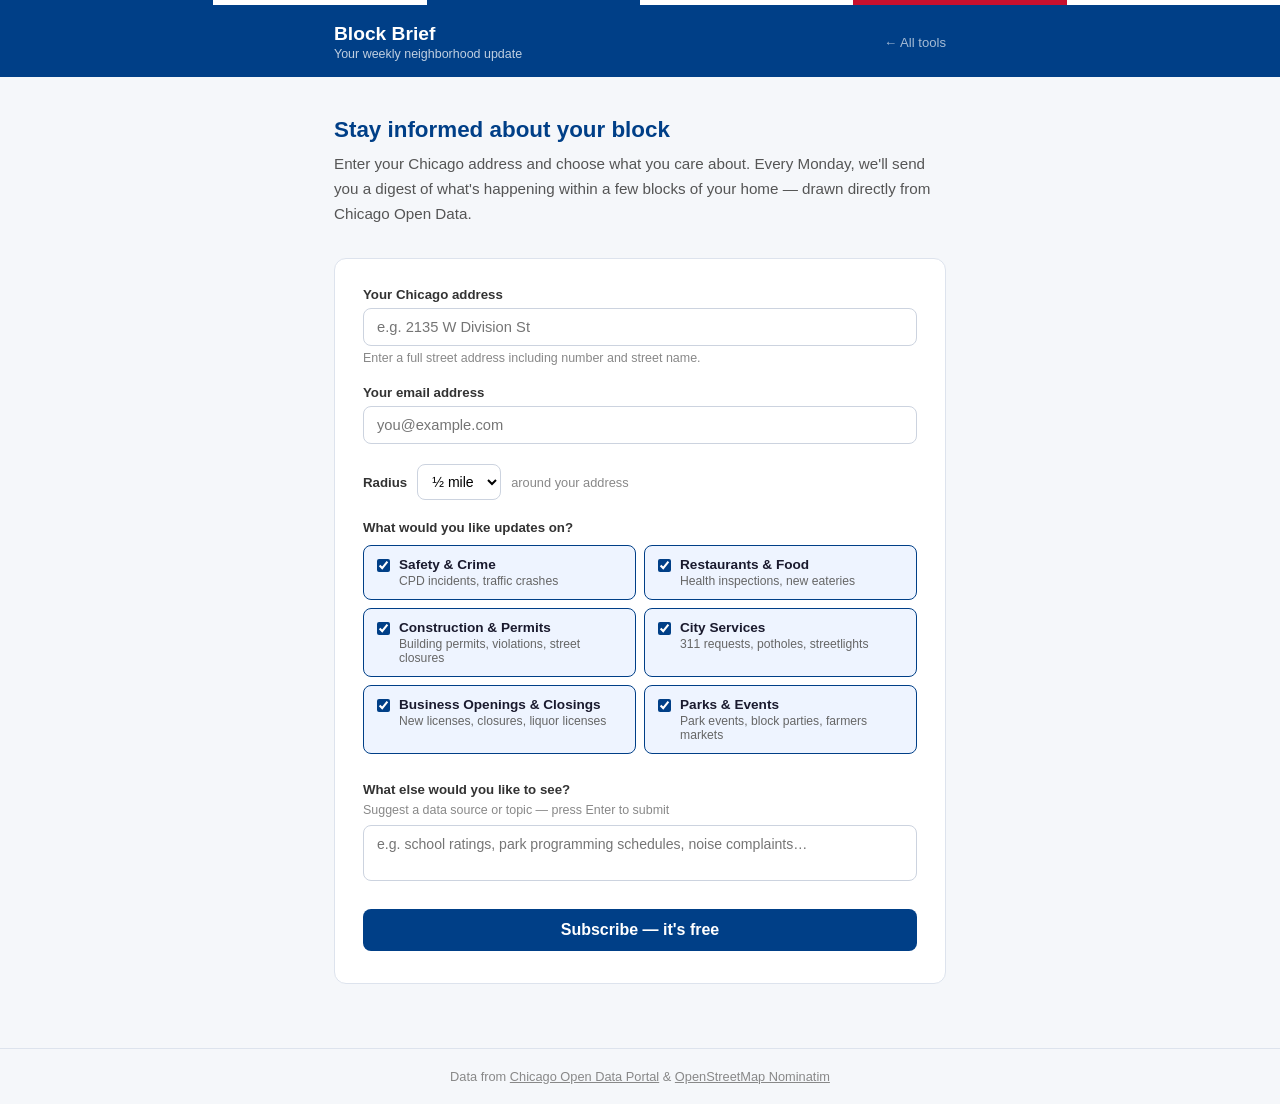
<file: static/block-brief.html>
<!DOCTYPE html>
<html lang="en">
<head>
  <meta charset="UTF-8" />
  <meta name="viewport" content="width=device-width, initial-scale=1.0" />
  <title>Block Brief — Weekly Block Newsletter | Chicago Civic Tools</title>
  <style>
    *, *::before, *::after { box-sizing: border-box; margin: 0; padding: 0; }
    body {
      font-family: -apple-system, BlinkMacSystemFont, "Segoe UI", Roboto, sans-serif;
      background: #f5f7fa; color: #1a1a2e; min-height: 100vh; display: flex; flex-direction: column;
    }

    header { background: #003F87; color: #fff; }
    .flag-bar { display: flex; height: 5px; }
    .flag-bar .blue  { background: #003F87; flex: 1; }
    .flag-bar .white { background: #fff; flex: 1; }
    .flag-bar .red   { background: #c8102e; flex: 1; }
    .header-inner {
      max-width: 660px; margin: 0 auto; padding: 18px 24px 16px;
      display: flex; align-items: center; gap: 14px;
    }
    .header-text { flex: 1; }
    .header-inner h1 { font-size: 1.2rem; font-weight: 700; }
    .header-inner p  { font-size: 0.78rem; opacity: 0.75; margin-top: 2px; }
    .header-inner a  { color: rgba(255,255,255,0.65); text-decoration: none; font-size: 0.82rem; }
    .header-inner a:hover { color: #fff; }

    main { flex: 1; max-width: 660px; width: 100%; margin: 0 auto; padding: 40px 24px 64px; }

    .intro { margin-bottom: 32px; }
    .intro h2 { font-size: 1.4rem; font-weight: 700; color: #003F87; margin-bottom: 8px; }
    .intro p  { font-size: 0.95rem; color: #555; line-height: 1.65; }

    /* Form card */
    .form-card {
      background: #fff; border: 1px solid #dde3ed; border-radius: 12px;
      padding: 28px 28px 32px;
    }

    .field { margin-bottom: 20px; }
    .field label { display: block; font-size: 0.83rem; font-weight: 600; color: #333; margin-bottom: 6px; }

    .search-input-wrap { position: relative; }
    .field input[type="text"],
    .field input[type="email"] {
      width: 100%; padding: 10px 13px;
      border: 1px solid #ccd3df; border-radius: 8px;
      font-size: 0.92rem; outline: none; background: #fff;
    }
    .field input:focus { border-color: #003F87; box-shadow: 0 0 0 3px rgba(0,63,135,0.12); }
    .field .hint { font-size: 0.78rem; color: #888; margin-top: 5px; }

    /* Autocomplete */
    .ac-dropdown {
      display: none; position: absolute; top: calc(100% + 4px); left: 0; right: 0;
      background: #fff; border: 1px solid #ccd3df; border-radius: 8px;
      box-shadow: 0 4px 12px rgba(0,0,0,0.12); z-index: 1000; overflow: hidden;
    }
    .ac-dropdown.open { display: block; }
    .ac-item { padding: 9px 13px; font-size: 0.85rem; cursor: pointer; }
    .ac-item:hover, .ac-item.active { background: #e8eff9; }

    /* Category grid */
    .categories-label { font-size: 0.83rem; font-weight: 600; color: #333; margin-bottom: 10px; }
    .category-grid {
      display: grid; grid-template-columns: 1fr 1fr; gap: 8px;
    }
    .category-item {
      display: flex; align-items: flex-start; gap: 9px;
      background: #f8fafc; border: 1px solid #dde3ed; border-radius: 8px;
      padding: 11px 13px; cursor: pointer; transition: border-color 0.12s, background 0.12s;
    }
    .category-item:hover { border-color: #003F87; background: #f0f5fc; }
    .category-item input[type="checkbox"] { margin-top: 2px; accent-color: #003F87; flex-shrink: 0; }
    .category-item.checked { border-color: #003F87; background: #eef4ff; }
    .cat-label { font-size: 0.85rem; font-weight: 600; color: #1a1a2e; }
    .cat-desc  { font-size: 0.76rem; color: #666; margin-top: 2px; }

    /* Radius */
    .radius-row { display: flex; align-items: center; gap: 10px; margin-bottom: 20px; }
    .radius-row label { font-size: 0.83rem; font-weight: 600; color: #333; white-space: nowrap; }
    .radius-row select {
      padding: 8px 10px; border: 1px solid #ccd3df; border-radius: 8px;
      font-size: 0.88rem; background: #fff; cursor: pointer; outline: none;
    }
    .radius-row select:focus { border-color: #003F87; box-shadow: 0 0 0 3px rgba(0,63,135,0.12); }

    /* Submit button */
    .btn-subscribe {
      width: 100%; padding: 12px; background: #003F87; color: #fff;
      border: none; border-radius: 8px; font-size: 1rem; font-weight: 600;
      cursor: pointer; transition: background 0.15s; margin-top: 24px;
    }
    .btn-subscribe:hover { background: #002f65; }
    .btn-subscribe:disabled { background: #8ba6c7; cursor: not-allowed; }

    /* Feedback */
    .form-msg {
      display: none; margin-top: 16px; padding: 13px 16px; border-radius: 8px;
      font-size: 0.9rem; line-height: 1.5;
    }
    .form-msg.success { background: #eaf6ea; border: 1px solid #78c878; color: #1a5c1a; display: block; }
    .form-msg.error   { background: #fff0f0; border: 1px solid #f08080; color: #8b1a1a; display: block; }

    /* Feature request box */
    .request-box { margin-top: 28px; }
    .request-box label { display: block; font-size: 0.83rem; font-weight: 600; color: #333; margin-bottom: 6px; }
    .request-box .sub-label { font-size: 0.78rem; color: #888; margin-bottom: 8px; }
    #feature-input {
      width: 100%; padding: 10px 13px; border: 1px solid #ccd3df; border-radius: 8px;
      font-size: 0.88rem; outline: none; background: #fff; resize: none; min-height: 56px;
      font-family: inherit;
    }
    #feature-input:focus { border-color: #003F87; box-shadow: 0 0 0 3px rgba(0,63,135,0.12); }
    .request-thanks {
      display: none; margin-top: 8px; font-size: 0.82rem; color: #2e7d32;
      background: #f0fdf4; border: 1px solid #86efac; border-radius: 6px;
      padding: 7px 12px;
    }
    .request-thanks.show { display: block; }

    footer {
      border-top: 1px solid #dde3ed; padding: 20px 24px;
      text-align: center; font-size: 0.8rem; color: #888;
    }
    footer a { color: #888; }
    footer a:hover { color: #003F87; }

    @media (max-width: 540px) {
      .category-grid { grid-template-columns: 1fr; }
      .form-card { padding: 20px 16px 24px; }
    }
  </style>
</head>
<body>

  <header>
    <div class="flag-bar">
      <div class="blue"></div><div class="white"></div><div class="blue"></div>
      <div class="white"></div><div class="red"></div><div class="white"></div>
    </div>
    <div class="header-inner">
      <div class="header-text">
        <h1>Block Brief</h1>
        <p>Your weekly neighborhood update</p>
      </div>
      <a href="/">← All tools</a>
    </div>
  </header>

  <main>
    <div class="intro">
      <h2>Stay informed about your block</h2>
      <p>Enter your Chicago address and choose what you care about. Every Monday, we'll send you a digest of what's happening within a few blocks of your home — drawn directly from Chicago Open Data.</p>
    </div>

    <div class="form-card">
      <div class="field">
        <label for="bb-address">Your Chicago address</label>
        <div class="search-input-wrap">
          <input type="text" id="bb-address" placeholder="e.g. 2135 W Division St" autocomplete="off" />
          <div id="ac-dropdown" class="ac-dropdown"></div>
        </div>
        <div class="hint">Enter a full street address including number and street name.</div>
      </div>

      <div class="field">
        <label for="bb-email">Your email address</label>
        <input type="email" id="bb-email" placeholder="you@example.com" />
      </div>

      <div class="radius-row">
        <label for="bb-radius">Radius</label>
        <select id="bb-radius">
          <option value="0.25">¼ mile</option>
          <option value="0.5" selected>½ mile</option>
          <option value="1.0">1 mile</option>
        </select>
        <span style="font-size:0.8rem;color:#888;">around your address</span>
      </div>

      <div style="margin-bottom:20px;">
        <div class="categories-label">What would you like updates on?</div>
        <div class="category-grid" id="category-grid">
          <label class="category-item checked">
            <input type="checkbox" name="pref" value="safety" checked />
            <div>
              <div class="cat-label">Safety &amp; Crime</div>
              <div class="cat-desc">CPD incidents, traffic crashes</div>
            </div>
          </label>
          <label class="category-item checked">
            <input type="checkbox" name="pref" value="food" checked />
            <div>
              <div class="cat-label">Restaurants &amp; Food</div>
              <div class="cat-desc">Health inspections, new eateries</div>
            </div>
          </label>
          <label class="category-item checked">
            <input type="checkbox" name="pref" value="construction" checked />
            <div>
              <div class="cat-label">Construction &amp; Permits</div>
              <div class="cat-desc">Building permits, violations, street closures</div>
            </div>
          </label>
          <label class="category-item checked">
            <input type="checkbox" name="pref" value="services" checked />
            <div>
              <div class="cat-label">City Services</div>
              <div class="cat-desc">311 requests, potholes, streetlights</div>
            </div>
          </label>
          <label class="category-item checked">
            <input type="checkbox" name="pref" value="business" checked />
            <div>
              <div class="cat-label">Business Openings &amp; Closings</div>
              <div class="cat-desc">New licenses, closures, liquor licenses</div>
            </div>
          </label>
          <label class="category-item checked">
            <input type="checkbox" name="pref" value="parks" checked />
            <div>
              <div class="cat-label">Parks &amp; Events</div>
              <div class="cat-desc">Park events, block parties, farmers markets</div>
            </div>
          </label>
        </div>
      </div>

      <div class="request-box">
        <label for="feature-input">What else would you like to see?</label>
        <div class="sub-label">Suggest a data source or topic — press Enter to submit</div>
        <textarea id="feature-input" placeholder="e.g. school ratings, park programming schedules, noise complaints…" rows="2"></textarea>
        <div class="request-thanks" id="request-thanks">Thanks — we'll work on adding this in the future.</div>
      </div>

      <button class="btn-subscribe" id="btn-subscribe">Subscribe — it's free</button>
      <div class="form-msg" id="form-msg"></div>
      <div id="confirm-check" style="display:none;margin-top:14px;align-items:center;gap:10px;padding:12px 16px;background:#eaf6ea;border:1px solid #78c878;border-radius:8px;">
        <span style="font-size:1.4rem;color:#2e7d32;">✓</span>
        <span style="font-size:0.9rem;color:#1a5c1a;line-height:1.5;">Check your email to confirm your subscription.</span>
      </div>
    </div>

  </main>

  <footer>
    Data from <a href="https://data.cityofchicago.org" target="_blank" rel="noreferrer">Chicago Open Data Portal</a>
    &amp; <a href="https://nominatim.openstreetmap.org" target="_blank" rel="noreferrer">OpenStreetMap Nominatim</a>
  </footer>

  <script>
    // ── Autocomplete ──
    const addrInput = document.getElementById('bb-address');
    const dropdown  = document.getElementById('ac-dropdown');
    let _acTimer = null, _acActiveIdx = -1, _acItems = [];

    function closeDropdown() { dropdown.classList.remove('open'); _acActiveIdx = -1; _acItems = []; }
    function renderDropdown(addresses) {
      _acItems = addresses; _acActiveIdx = -1;
      if (!addresses.length) { closeDropdown(); return; }
      dropdown.innerHTML = addresses.map((a, i) => `<div class="ac-item" data-idx="${i}">${a}</div>`).join('');
      dropdown.querySelectorAll('.ac-item').forEach(el =>
        el.addEventListener('mousedown', e => { e.preventDefault(); selectItem(parseInt(el.dataset.idx)); })
      );
      dropdown.classList.add('open');
    }
    function selectItem(idx) {
      if (_acItems[idx]) {
        addrInput.value = _acItems[idx];
        closeDropdown();
      }
    }
    function updateActive(idx) {
      dropdown.querySelectorAll('.ac-item').forEach((el, i) => el.classList.toggle('active', i === idx));
      _acActiveIdx = idx;
    }

    addrInput.addEventListener('input', () => {
      clearTimeout(_acTimer);
      const q = addrInput.value.trim();
      if (q.length < 4) { closeDropdown(); return; }
      _acTimer = setTimeout(async () => {
        try { renderDropdown(await (await fetch(`/api/address-complete?q=${encodeURIComponent(q)}`)).json()); }
        catch { closeDropdown(); }
      }, 280);
    });

    addrInput.addEventListener('keydown', e => {
      if      (e.key === 'ArrowDown') { e.preventDefault(); updateActive(Math.min(_acActiveIdx + 1, _acItems.length - 1)); }
      else if (e.key === 'ArrowUp')   { e.preventDefault(); updateActive(Math.max(_acActiveIdx - 1, 0)); }
      else if (e.key === 'Enter') {
        if (_acActiveIdx >= 0 && _acItems[_acActiveIdx]) { e.preventDefault(); selectItem(_acActiveIdx); }
        else { closeDropdown(); }
      } else if (e.key === 'Escape') { closeDropdown(); }
    });
    document.addEventListener('click', e => { if (!e.target.closest('.search-input-wrap')) closeDropdown(); });

    // ── Category checkbox UI ──
    document.querySelectorAll('.category-item').forEach(item => {
      const cb = item.querySelector('input[type="checkbox"]');
      cb.addEventListener('change', () => item.classList.toggle('checked', cb.checked));
    });

    // ── Subscribe ──
    document.getElementById('btn-subscribe').addEventListener('click', async () => {
      const address = addrInput.value.trim();
      const email   = document.getElementById('bb-email').value.trim();
      const prefs   = Array.from(document.querySelectorAll('input[name="pref"]:checked')).map(cb => cb.value);
      const radius  = parseFloat(document.getElementById('bb-radius').value);
      const btn     = document.getElementById('btn-subscribe');
      const msg     = document.getElementById('form-msg');

      msg.className = 'form-msg';
      msg.style.display = 'none';

      if (!address) { showMsg('error', 'Please enter your address.'); return; }
      if (!email || !email.includes('@')) { showMsg('error', 'Please enter a valid email address.'); return; }
      if (!prefs.length) { showMsg('error', 'Please select at least one category.'); return; }

      btn.disabled = true;
      btn.textContent = 'Subscribing…';

      try {
        const res = await fetch('/block-brief/subscribe', {
          method: 'POST',
          headers: { 'Content-Type': 'application/json' },
          body: JSON.stringify({ address, email, preferences: prefs, radius_mi: radius }),
        });
        const data = await res.json();
        if (res.ok && data.ok) {
          btn.textContent = 'Subscribed!';
          const check = document.getElementById('confirm-check');
          check.style.display = 'flex';
        } else {
          showMsg('error', data.error || 'Something went wrong. Please try again.');
          btn.disabled = false;
          btn.textContent = 'Subscribe — it\'s free';
        }
      } catch {
        showMsg('error', 'Network error. Please try again.');
        btn.disabled = false;
        btn.textContent = 'Subscribe — it\'s free';
      }
    });

    function showMsg(type, text) {
      const msg = document.getElementById('form-msg');
      msg.className = 'form-msg ' + type;
      msg.textContent = text;
    }

    // ── Handle ?confirmed=1 in URL (redirect from confirm endpoint) ──
    const params = new URLSearchParams(window.location.search);
    if (params.get('confirmed') === '1') {
      const addr = params.get('address') || 'your address';
      document.querySelector('.intro').style.display = 'none';
      const card = document.querySelector('.form-card');
      card.innerHTML = `<div class="form-msg success" style="display:block;">You&#39;re confirmed! Your welcome email for ${decodeURIComponent(addr)} is on its way. Weekly updates start next Monday.</div>`;
    }

    // ── Feature request box ──
    document.getElementById('feature-input').addEventListener('keydown', e => {
      if (e.key === 'Enter' && !e.shiftKey) {
        e.preventDefault();
        const val = e.target.value.trim();
        if (!val) return;
        document.getElementById('request-thanks').classList.add('show');
        e.target.value = '';
        e.target.disabled = true;
      }
    });
  </script>
</body>
</html>
</file>
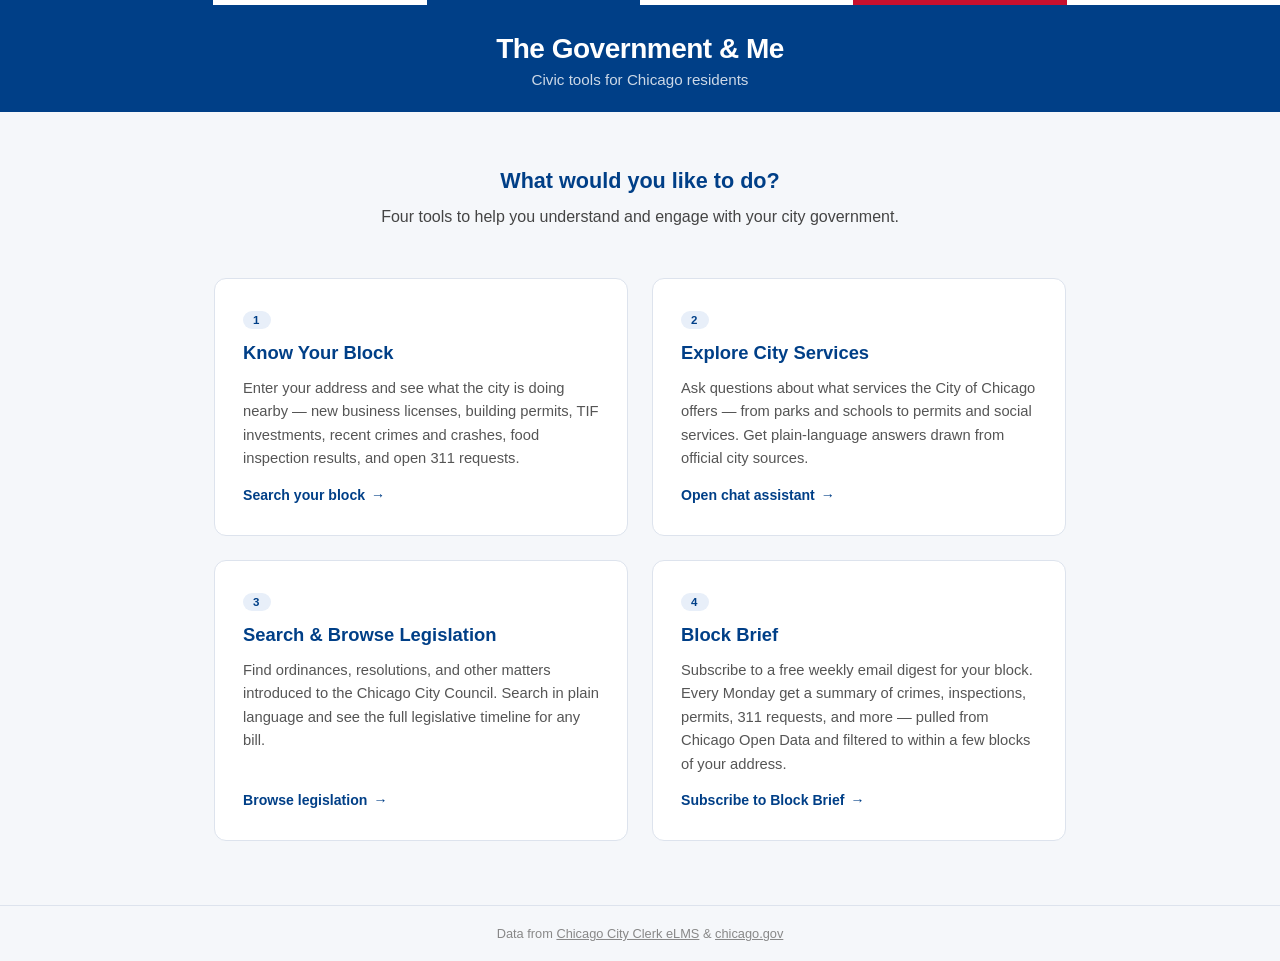
<file: static/landing.html>
<!DOCTYPE html>
<html lang="en">
<head>
  <meta charset="UTF-8" />
  <meta name="viewport" content="width=device-width, initial-scale=1.0" />
  <title>The Government & Me — Chicago Civic Tools</title>
  <style>
    *, *::before, *::after { box-sizing: border-box; margin: 0; padding: 0; }

    body {
      font-family: -apple-system, BlinkMacSystemFont, "Segoe UI", Roboto, sans-serif;
      background: #f5f7fa;
      color: #1a1a2e;
      min-height: 100vh;
      display: flex;
      flex-direction: column;
    }

    header {
      background: #003F87;
      color: #fff;
      padding: 0;
    }

    .flag-bar {
      display: flex;
      height: 5px;
    }
    .flag-bar .blue { background: #003F87; flex: 1; }
    .flag-bar .white { background: #fff; flex: 1; }
    .flag-bar .red { background: #c8102e; flex: 1; }

    .header-inner {
      max-width: 900px;
      margin: 0 auto;
      padding: 28px 24px 24px;
      text-align: center;
    }

    .header-inner h1 {
      font-size: 1.75rem;
      font-weight: 700;
      letter-spacing: -0.5px;
      margin-bottom: 6px;
    }

    .header-inner p {
      font-size: 0.95rem;
      opacity: 0.8;
    }

    main {
      flex: 1;
      max-width: 900px;
      width: 100%;
      margin: 0 auto;
      padding: 56px 24px 64px;
    }

    .intro {
      text-align: center;
      margin-bottom: 48px;
    }

    .intro h2 {
      font-size: 1.35rem;
      font-weight: 600;
      color: #003F87;
      margin-bottom: 10px;
    }

    .intro p {
      font-size: 1rem;
      color: #444;
      max-width: 560px;
      margin: 0 auto;
      line-height: 1.6;
    }

    .cards {
      display: grid;
      grid-template-columns: 1fr 1fr;
      gap: 24px;
    }

    .analyses-section {
      margin-top: 56px;
    }

    .analyses-section h2 {
      font-size: 1.1rem;
      font-weight: 700;
      color: #003F87;
      margin-bottom: 6px;
      letter-spacing: -0.2px;
    }

    .analyses-section > p {
      font-size: 0.9rem;
      color: #666;
      margin-bottom: 20px;
    }

    .analyses-cards {
      display: grid;
      grid-template-columns: 1fr;
      gap: 16px;
    }

    .card.card-analysis {
      border-left: 4px solid #003F87;
    }

    @media (max-width: 600px) {
      .cards { grid-template-columns: 1fr; }
      .header-inner h1 { font-size: 1.35rem; }
    }

    .card {
      background: #fff;
      border: 1px solid #dde3ed;
      border-radius: 12px;
      padding: 32px 28px;
      text-decoration: none;
      color: inherit;
      display: flex;
      flex-direction: column;
      gap: 12px;
      transition: box-shadow 0.15s, border-color 0.15s, transform 0.12s;
    }

    .card:hover {
      box-shadow: 0 6px 24px rgba(0,63,135,0.12);
      border-color: #003F87;
      transform: translateY(-2px);
    }

    .card-number {
      font-size: 0.72rem;
      font-weight: 700;
      letter-spacing: 1.5px;
      text-transform: uppercase;
      color: #003F87;
      background: #e8eff9;
      display: inline-block;
      padding: 3px 10px;
      border-radius: 20px;
      width: fit-content;
    }

    .card h3 {
      font-size: 1.15rem;
      font-weight: 700;
      color: #003F87;
      line-height: 1.3;
    }

    .card p {
      font-size: 0.92rem;
      color: #555;
      line-height: 1.6;
      flex: 1;
    }

    .card-cta {
      display: inline-flex;
      align-items: center;
      gap: 6px;
      margin-top: 4px;
      font-size: 0.88rem;
      font-weight: 600;
      color: #003F87;
    }

    .card-cta::after {
      content: "→";
      transition: transform 0.15s;
    }

    .card:hover .card-cta::after {
      transform: translateX(4px);
    }

    footer {
      border-top: 1px solid #dde3ed;
      padding: 20px 24px;
      text-align: center;
      font-size: 0.8rem;
      color: #888;
    }

    footer a { color: #888; }
    footer a:hover { color: #003F87; }
  </style>
</head>
<body>
  <header>
    <div class="flag-bar">
      <div class="blue"></div><div class="white"></div><div class="blue"></div>
      <div class="white"></div><div class="red"></div><div class="white"></div>
    </div>
    <div class="header-inner">
      <h1>The Government &amp; Me</h1>
      <p>Civic tools for Chicago residents</p>
    </div>
  </header>

  <main>
    <div class="intro">
      <h2>What would you like to do?</h2>
      <p>Four tools to help you understand and engage with your city government.</p>
    </div>

    <div class="cards">
      <a class="card" href="/know-your-block">
        <span class="card-number">1</span>
        <h3>Know Your Block</h3>
        <p>Enter your address and see what the city is doing nearby — new business licenses, building permits, TIF investments, recent crimes and crashes, food inspection results, and open 311 requests.</p>
        <span class="card-cta">Search your block</span>
      </a>

      <a class="card" href="/app">
        <span class="card-number">2</span>
        <h3>Explore City Services</h3>
        <p>Ask questions about what services the City of Chicago offers — from parks and schools to permits and social services. Get plain-language answers drawn from official city sources.</p>
        <span class="card-cta">Open chat assistant</span>
      </a>

      <a class="card" href="/app#legislation">
        <span class="card-number">3</span>
        <h3>Search &amp; Browse Legislation</h3>
        <p>Find ordinances, resolutions, and other matters introduced to the Chicago City Council. Search in plain language and see the full legislative timeline for any bill.</p>
        <span class="card-cta">Browse legislation</span>
      </a>

      <a class="card" href="/block-brief">
        <span class="card-number">4</span>
        <h3>Block Brief</h3>
        <p>Subscribe to a free weekly email digest for your block. Every Monday get a summary of crimes, inspections, permits, 311 requests, and more — pulled from Chicago Open Data and filtered to within a few blocks of your address.</p>
        <span class="card-cta">Subscribe to Block Brief</span>
      </a>
    </div>

    <!-- <section class="analyses-section">
      <h2>Analyses</h2>
      <p>Data-driven looks at how Chicago government works.</p>
      <div class="analyses-cards">
        <a class="card card-analysis" href="/analyses/who-controls-chicago">
          <span class="card-number">Analysis 1</span>
          <h3>Who Controls Chicago?</h3>
          <p>See who holds decision-making power in city government — elected officials and their appointees — and how much money flows through each department in budget, contracts, and off-budget TIF spending.</p>
          <span class="card-cta">Explore the diagram</span>
        </a>
      </div>
    </section> -->
  </main>

  <footer>
    Data from <a href="https://chicityclerkelms.chicago.gov" target="_blank" rel="noreferrer">Chicago City Clerk eLMS</a>
    &amp; <a href="https://chicago.gov" target="_blank" rel="noreferrer">chicago.gov</a>
  </footer>
</body>
</html>
</file>
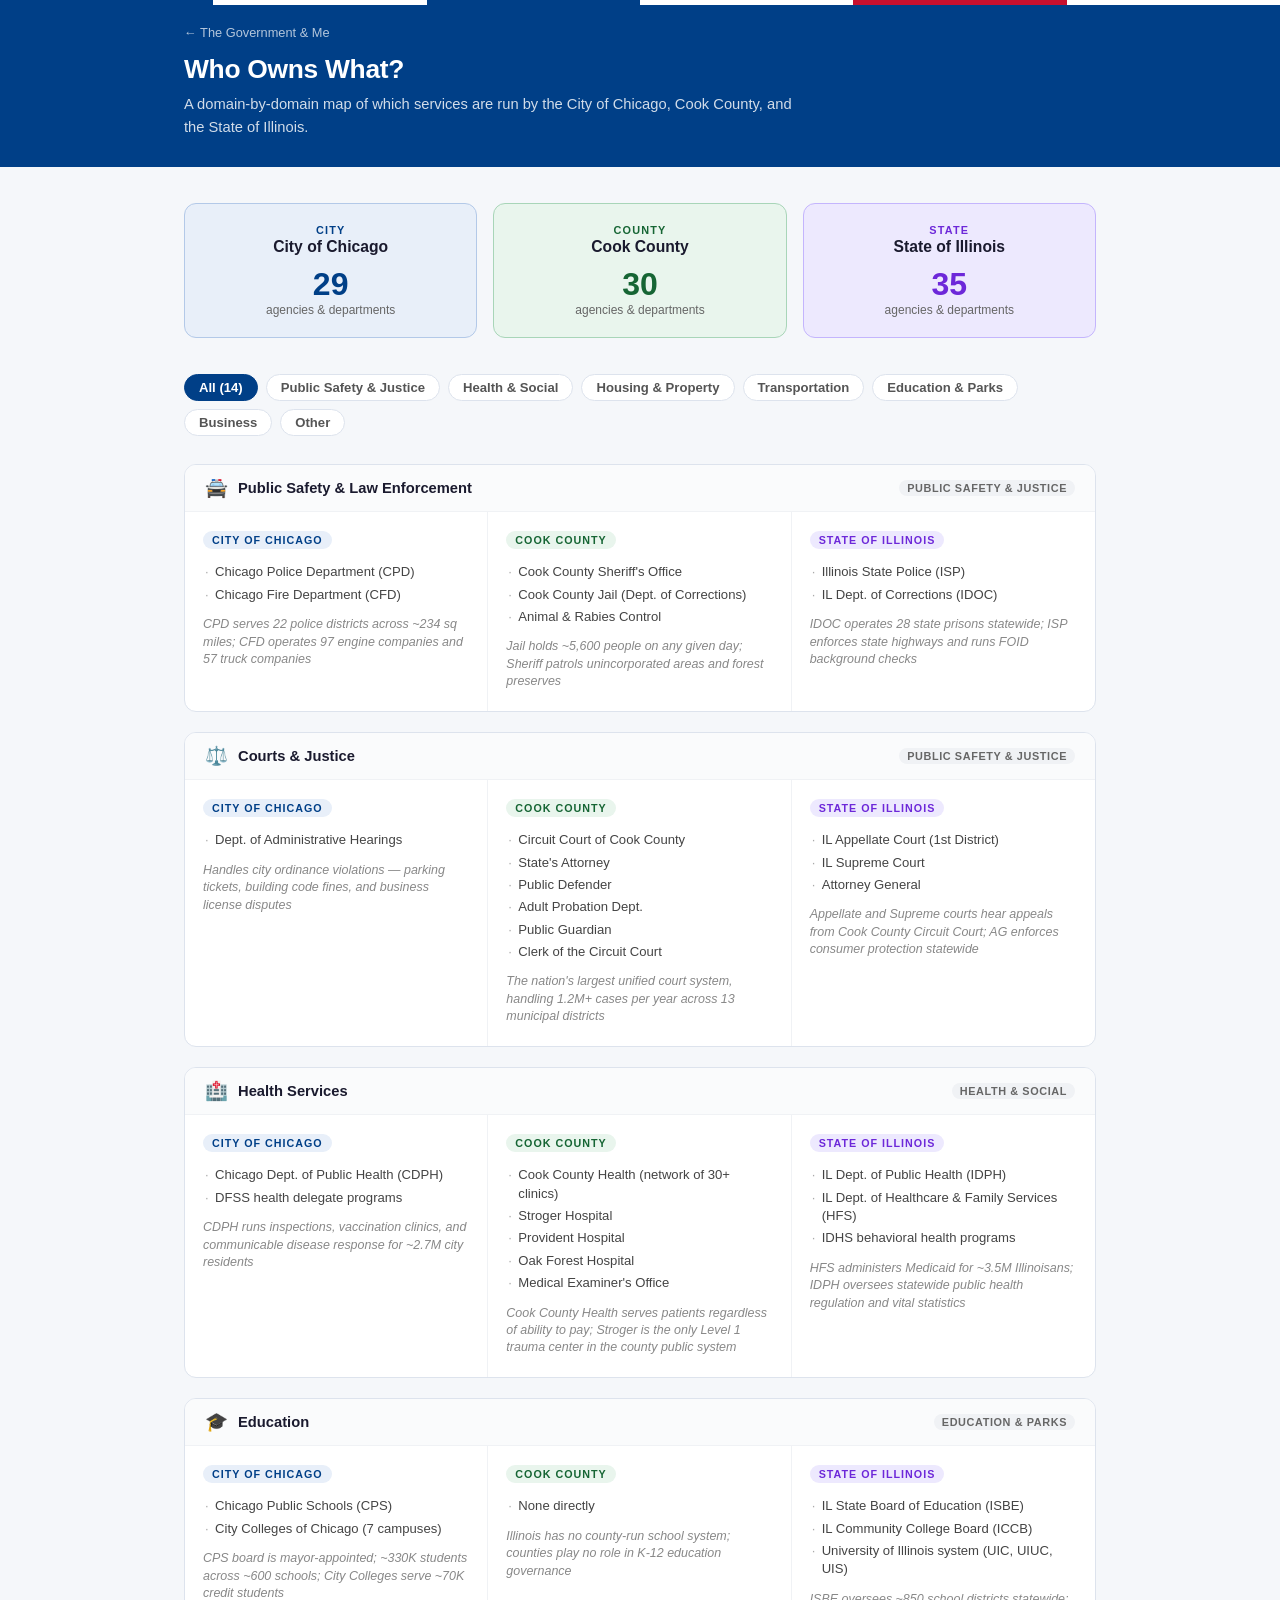
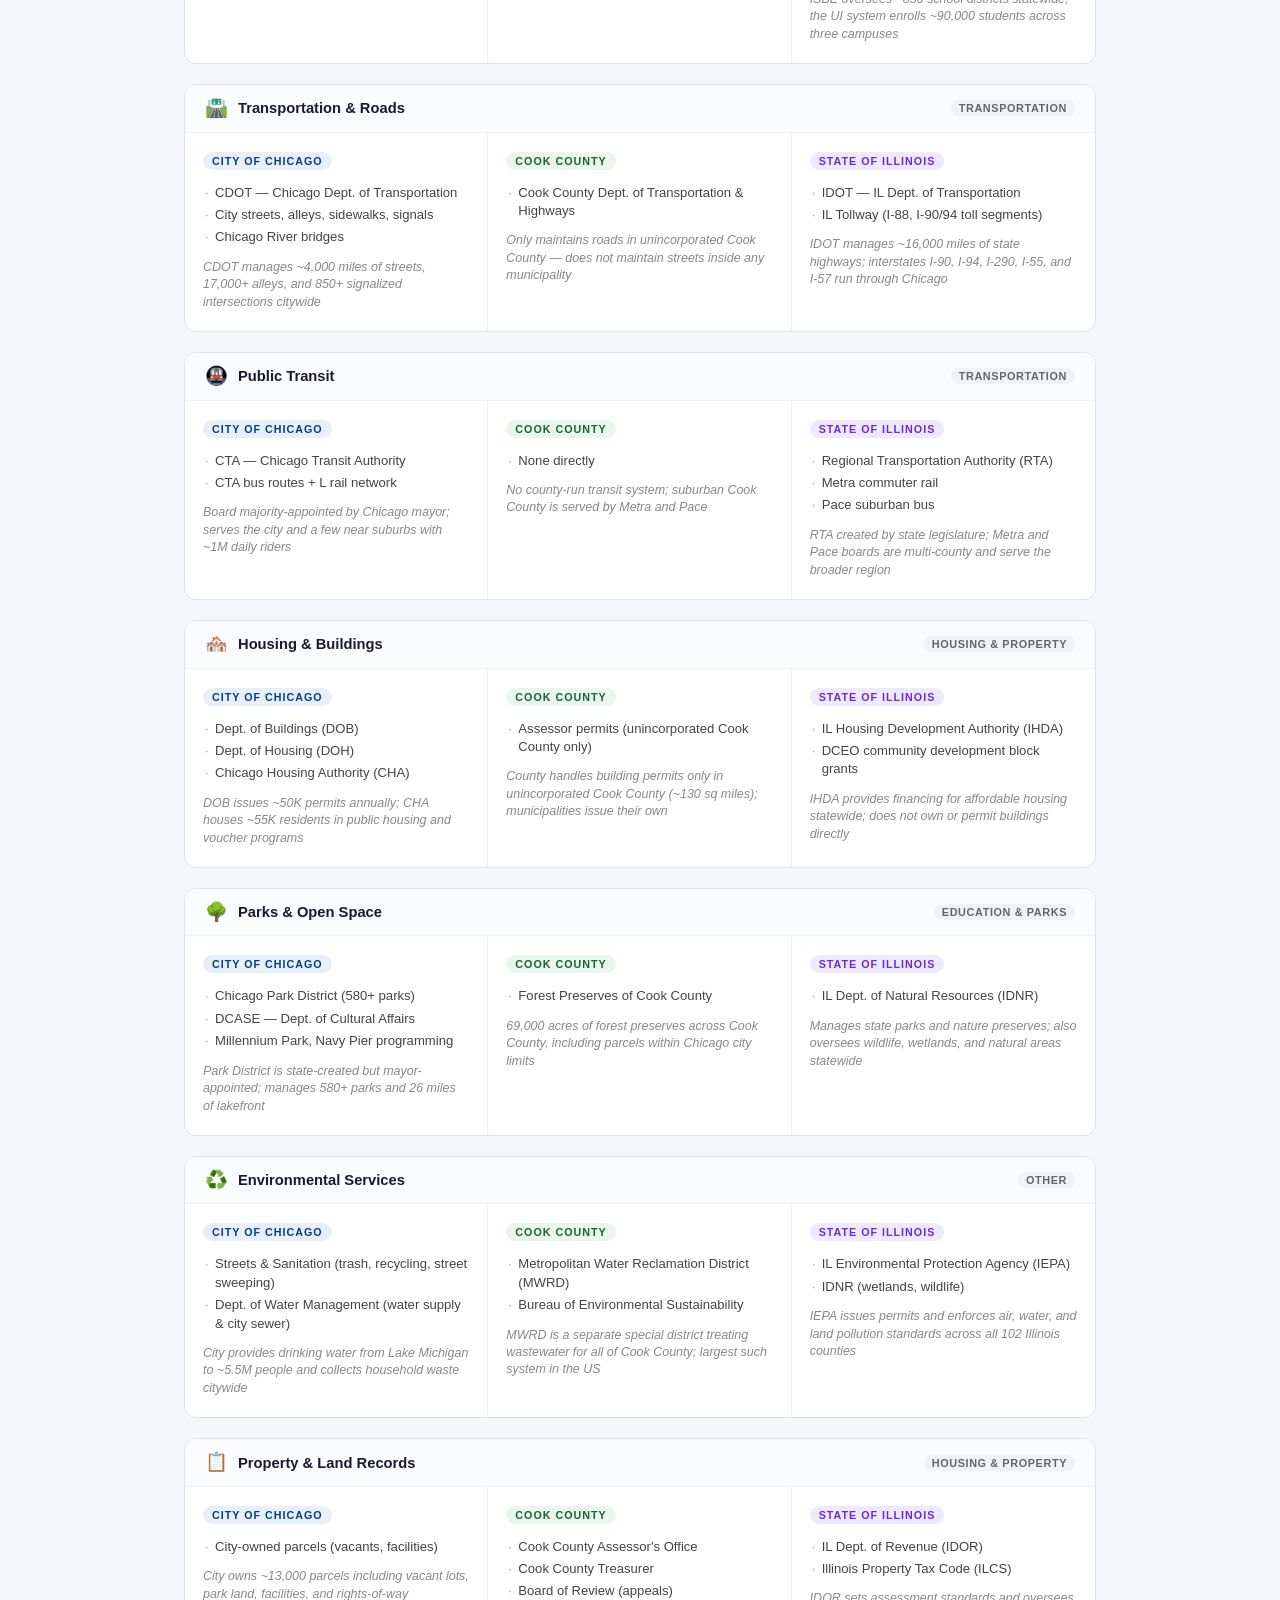
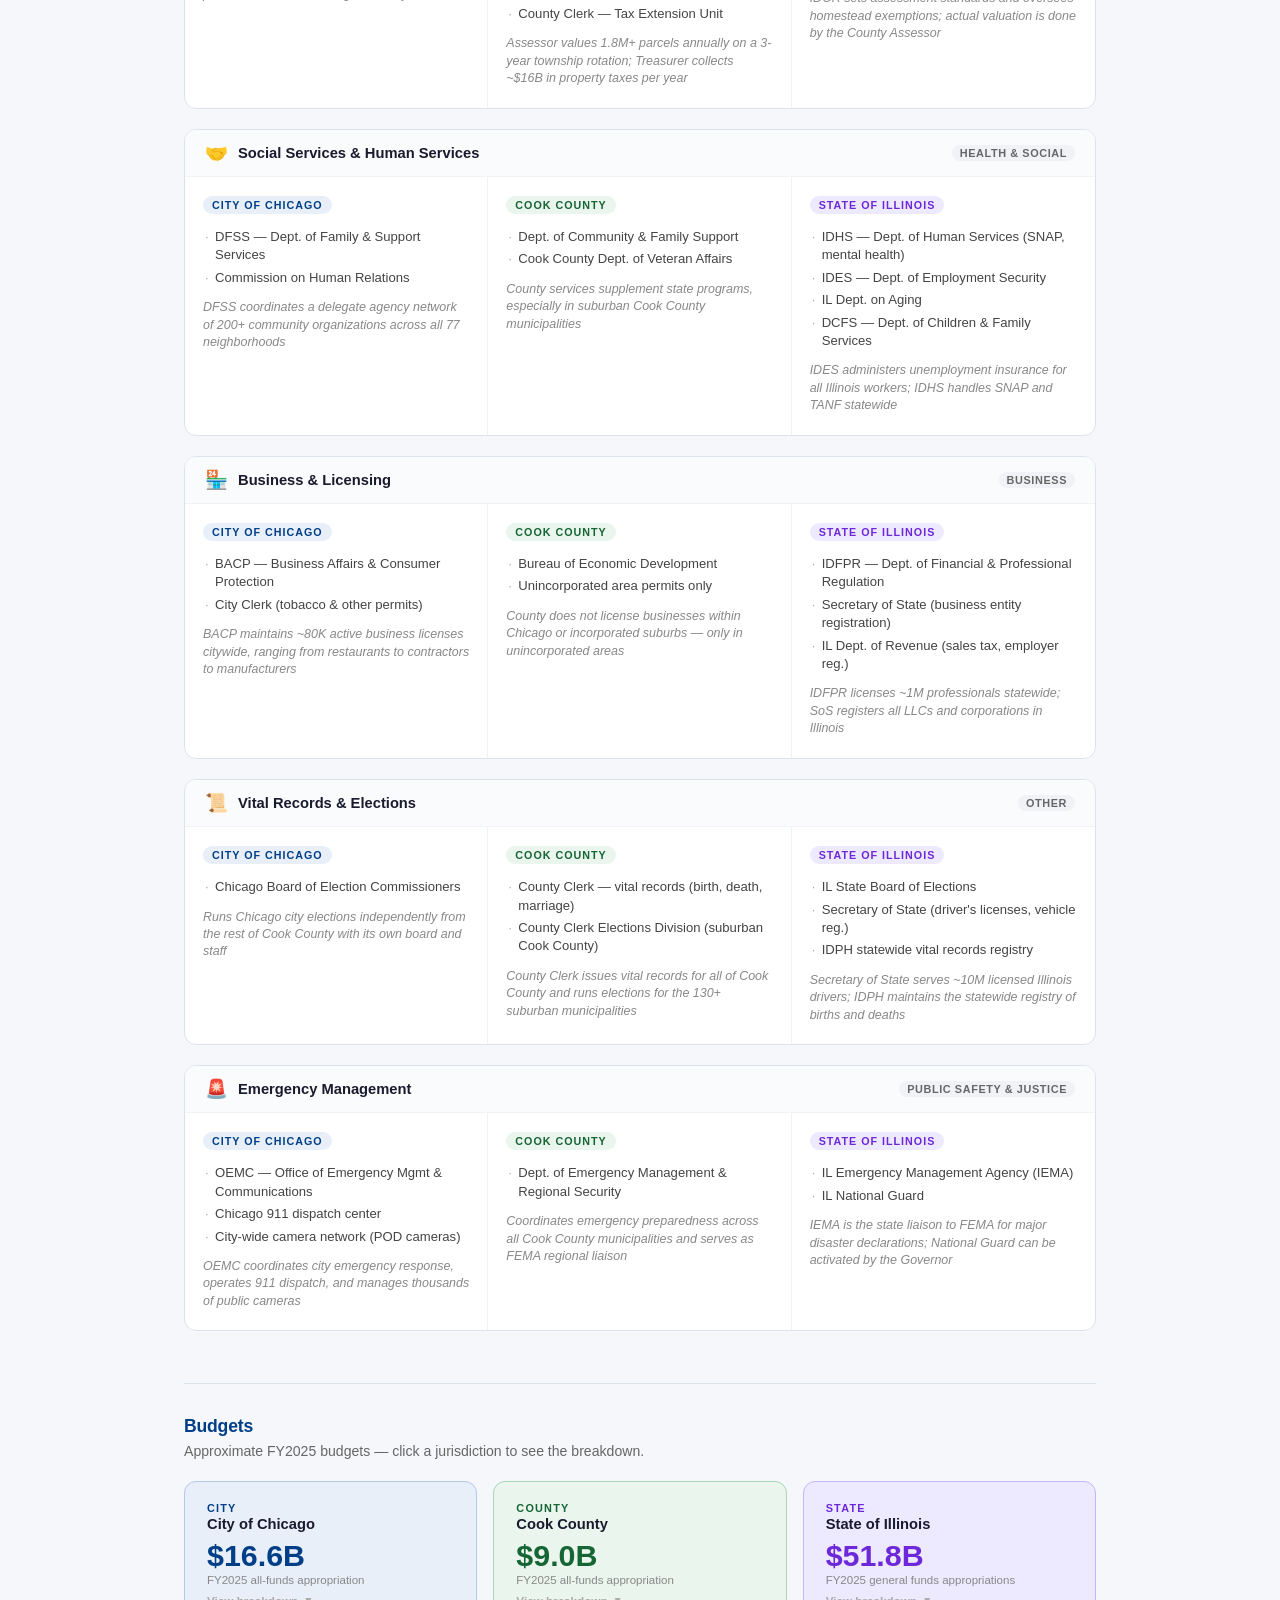
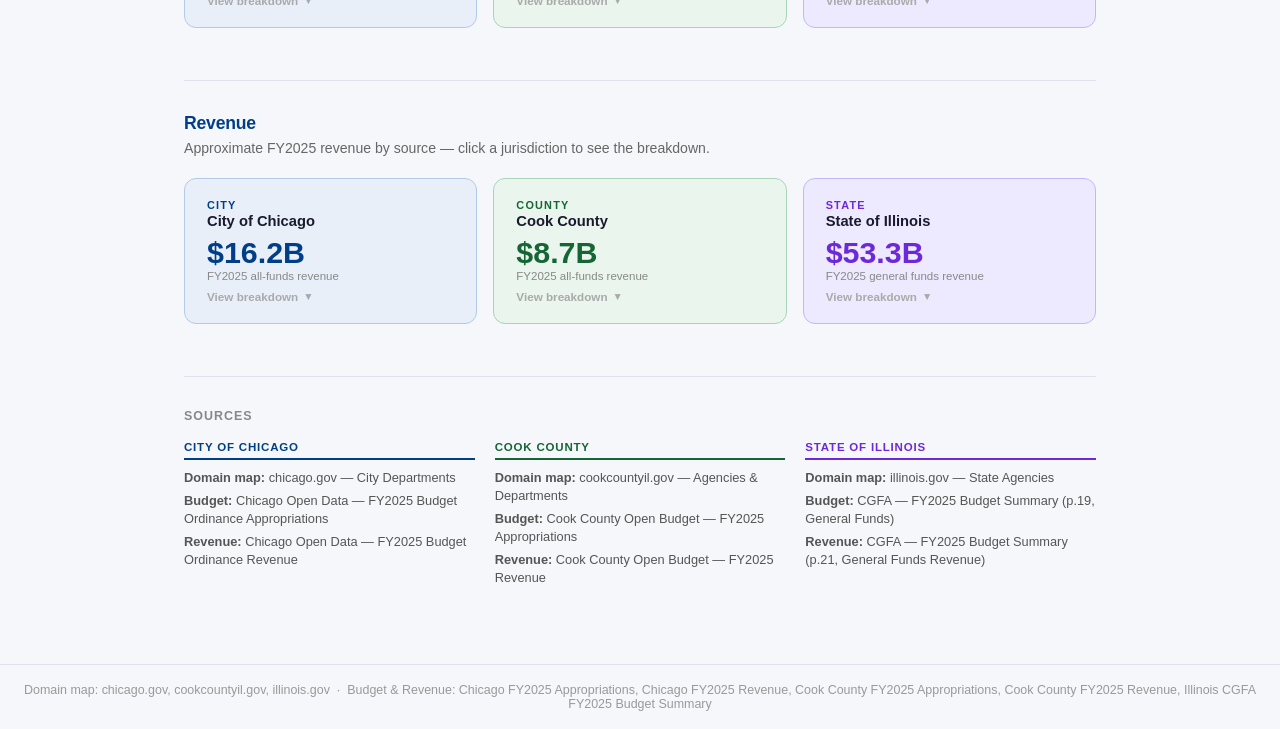
<file: static/analyses/jurisdiction-domain-map.html>
<!DOCTYPE html>
<html lang="en">
<head>
<meta charset="UTF-8">
<meta name="viewport" content="width=device-width,initial-scale=1.0">
<title>Who Owns What? — Chicago / Cook County / Illinois</title>
<style>
*, *::before, *::after { box-sizing: border-box; margin: 0; padding: 0; }

body {
  font-family: -apple-system, BlinkMacSystemFont, "Segoe UI", Roboto, sans-serif;
  background: #f5f7fa;
  color: #1a1a2e;
  min-height: 100vh;
}

/* ── Header ── */
.flag-bar { display: flex; height: 5px; }
.flag-bar .b { background: #003F87; flex: 1; }
.flag-bar .w { background: #fff; flex: 1; }
.flag-bar .r { background: #c8102e; flex: 1; }

header { background: #003F87; color: #fff; }

.header-inner {
  max-width: 960px;
  margin: 0 auto;
  padding: 20px 24px 28px;
}

.breadcrumb { font-size: 0.8rem; opacity: 0.7; margin-bottom: 14px; }
.breadcrumb a { color: #fff; text-decoration: none; }
.breadcrumb a:hover { text-decoration: underline; }

.header-inner h1 { font-size: 1.65rem; font-weight: 700; margin-bottom: 8px; letter-spacing: -0.3px; }
.header-inner p { font-size: 0.92rem; opacity: 0.82; max-width: 620px; line-height: 1.55; }

/* ── Main ── */
main { max-width: 960px; margin: 0 auto; padding: 36px 24px 72px; }

/* ── Jurisdiction legend ── */
.j-legend {
  display: grid;
  grid-template-columns: 1fr 1fr 1fr;
  gap: 16px;
  margin-bottom: 36px;
}

.j-legend-card {
  border-radius: 12px;
  padding: 20px 22px;
  border: 1.5px solid;
  text-align: center;
}
.j-legend-card.city   { background: #e8eff9; border-color: #b3c9e8; }
.j-legend-card.county { background: #e9f5ed; border-color: #a8d5b8; }
.j-legend-card.state  { background: #ede9fe; border-color: #c4b5fd; }

.j-legend-card .jl-level {
  font-size: 0.68rem;
  font-weight: 700;
  letter-spacing: 1.2px;
  text-transform: uppercase;
  margin-bottom: 2px;
}
.j-legend-card.city   .jl-level { color: #003F87; }
.j-legend-card.county .jl-level { color: #166534; }
.j-legend-card.state  .jl-level { color: #6d28d9; }

.j-legend-card .jl-name {
  font-size: 0.98rem;
  font-weight: 600;
  color: #1a1a2e;
  margin-bottom: 12px;
}

.j-legend-card .jl-stat {
  font-size: 2rem;
  font-weight: 700;
  line-height: 1;
  margin-bottom: 3px;
}
.j-legend-card.city   .jl-stat { color: #003F87; }
.j-legend-card.county .jl-stat { color: #166534; }
.j-legend-card.state  .jl-stat { color: #6d28d9; }

.j-legend-card .jl-sub { font-size: 0.75rem; color: #666; }

/* ── Filter pills ── */
.filters {
  display: flex;
  gap: 8px;
  flex-wrap: wrap;
  margin-bottom: 28px;
}

.filter-btn {
  font-size: 0.82rem;
  font-weight: 600;
  padding: 6px 14px;
  border-radius: 20px;
  border: 1.5px solid #dde3ed;
  background: #fff;
  color: #555;
  cursor: pointer;
  transition: all 0.15s;
  line-height: 1;
}
.filter-btn:hover { border-color: #003F87; color: #003F87; }
.filter-btn.active { background: #003F87; border-color: #003F87; color: #fff; }

/* ── Domain cards ── */
.domain-grid { display: flex; flex-direction: column; gap: 20px; }

.domain-card {
  background: #fff;
  border: 1px solid #dde3ed;
  border-radius: 12px;
  overflow: hidden;
  transition: box-shadow 0.15s;
}
.domain-card:hover { box-shadow: 0 4px 18px rgba(0,63,135,0.08); }
.domain-card.hidden { display: none; }

.domain-header {
  display: flex;
  align-items: center;
  gap: 10px;
  padding: 14px 20px;
  border-bottom: 1px solid #f0f2f5;
  background: #fafbfc;
}

.domain-icon { font-size: 1.15rem; line-height: 1; }

.domain-title {
  font-size: 0.92rem;
  font-weight: 700;
  color: #1a1a2e;
  flex: 1;
}

.domain-cat-tag {
  font-size: 0.68rem;
  font-weight: 600;
  letter-spacing: 0.6px;
  text-transform: uppercase;
  padding: 2px 8px;
  border-radius: 10px;
  background: #f0f2f5;
  color: #666;
  white-space: nowrap;
}

.domain-body {
  display: grid;
  grid-template-columns: 1fr 1fr 1fr;
}

.j-col {
  padding: 18px 18px 20px;
  border-right: 1px solid #f0f2f5;
}
.j-col:last-child { border-right: none; }

/* ── Jurisdiction badge ── */
.j-badge {
  display: inline-flex;
  align-items: center;
  font-size: 0.67rem;
  font-weight: 700;
  letter-spacing: 1px;
  text-transform: uppercase;
  padding: 3px 9px;
  border-radius: 10px;
  margin-bottom: 12px;
}
.j-badge.city   { background: #e8eff9; color: #003F87; }
.j-badge.county { background: #e9f5ed; color: #166534; }
.j-badge.state  { background: #ede9fe; color: #6d28d9; }

/* ── Agency list ── */
.agency-list { list-style: none; margin-bottom: 10px; }
.agency-list li {
  font-size: 0.82rem;
  color: #444;
  padding: 2px 0;
  line-height: 1.4;
  padding-left: 12px;
  position: relative;
}
.agency-list li::before {
  content: "·";
  position: absolute;
  left: 2px;
  color: #aaa;
}

/* ── Note ── */
.j-note {
  font-size: 0.78rem;
  color: #888;
  font-style: italic;
  line-height: 1.4;
}

/* ── Budget Section ── */
.budget-section {
  margin-top: 52px;
  padding-top: 32px;
  border-top: 1px solid #dde3ed;
}
.budget-section .section-title {
  font-size: 1.1rem; font-weight: 700; color: #003F87; margin-bottom: 6px; letter-spacing: -0.2px;
}
.budget-section .section-sub {
  font-size: 0.88rem; color: #666; margin-bottom: 22px;
}
.budget-top-row {
  display: grid; grid-template-columns: 1fr 1fr 1fr; gap: 16px;
}
.budget-card {
  border-radius: 12px; padding: 20px 22px; border: 1.5px solid;
  cursor: pointer; transition: box-shadow 0.15s, transform 0.12s; user-select: none;
}
.budget-card:hover { transform: translateY(-2px); box-shadow: 0 4px 18px rgba(0,0,0,0.1); }
.budget-card.city   { background: #e8eff9; border-color: #b3c9e8; }
.budget-card.county { background: #e9f5ed; border-color: #a8d5b8; }
.budget-card.state  { background: #ede9fe; border-color: #c4b5fd; }
.budget-card.open.city   { border-color: #003F87; box-shadow: 0 4px 18px rgba(0,63,135,0.18); }
.budget-card.open.county { border-color: #166534; box-shadow: 0 4px 18px rgba(22,101,52,0.18); }
.budget-card.open.state  { border-color: #6d28d9; box-shadow: 0 4px 18px rgba(109,40,217,0.18); }
.bc-level {
  font-size: 0.68rem; font-weight: 700; letter-spacing: 1.2px; text-transform: uppercase; margin-bottom: 2px;
}
.budget-card.city   .bc-level { color: #003F87; }
.budget-card.county .bc-level { color: #166534; }
.budget-card.state  .bc-level { color: #6d28d9; }
.bc-name { font-size: 0.92rem; font-weight: 600; color: #1a1a2e; margin-bottom: 8px; }
.bc-total { font-size: 1.9rem; font-weight: 700; line-height: 1; margin-bottom: 3px; }
.budget-card.city   .bc-total { color: #003F87; }
.budget-card.county .bc-total { color: #166534; }
.budget-card.state  .bc-total { color: #6d28d9; }
.bc-sub { font-size: 0.72rem; color: #888; margin-bottom: 8px; }
.bc-expand-hint { font-size: 0.73rem; font-weight: 600; color: #aaa; display: flex; align-items: center; gap: 5px; }
.bc-arrow { display: inline-block; transition: transform 0.2s; font-size: 0.65rem; }
.budget-card.open .bc-arrow { transform: rotate(180deg); }
.budget-card.open .bc-expand-hint { color: #777; }

/* Drill-down panel */
.budget-panel {
  display: none; background: #fff; border: 1px solid #dde3ed;
  border-radius: 12px; padding: 24px 26px; margin-top: 10px;
}
.budget-panel.open { display: block; }
.budget-panel-title { font-size: 0.82rem; font-weight: 700; color: #555; margin-bottom: 14px; }

/* Treemap */
.treemap-wrap {
  position: relative; width: 100%; height: 220px;
  border-radius: 8px; overflow: hidden; margin-bottom: 22px;
}
.tm-block {
  position: absolute; box-sizing: border-box; border: 2px solid rgba(255,255,255,0.3);
  overflow: hidden; display: flex; align-items: flex-end; padding: 4px 5px;
  cursor: default; transition: filter 0.12s;
}
.tm-block:hover { filter: brightness(1.12); z-index: 2; border-color: rgba(255,255,255,0.7); }
.tm-label {
  font-size: 0.62rem; font-weight: 600; color: rgba(255,255,255,0.9); line-height: 1.25;
  overflow: hidden; word-break: break-word;
  display: -webkit-box; -webkit-line-clamp: 3; -webkit-box-orient: vertical;
  pointer-events: none;
}
.tm-tooltip {
  position: fixed; background: rgba(10,10,25,0.9); color: #fff;
  padding: 8px 12px; border-radius: 8px; font-size: 0.79rem; line-height: 1.4;
  pointer-events: none; z-index: 999; display: none; max-width: 200px;
}
.tm-tooltip.show { display: block; }

/* Budget item list */
.budget-list { list-style: none; display: flex; flex-direction: column; gap: 7px; }
.bli {
  display: grid; grid-template-columns: 12px 1fr 120px 60px;
  align-items: center; gap: 10px; font-size: 0.81rem;
}
.bli-dot  { width: 12px; height: 12px; border-radius: 3px; flex-shrink: 0; }
.bli-name { color: #333; }
.bli-track { background: #f0f2f5; border-radius: 3px; height: 6px; overflow: hidden; }
.bli-fill  { height: 100%; border-radius: 3px; transition: width 0.6s ease; }
.bli-amt   { text-align: right; font-weight: 600; color: #555; font-size: 0.77rem; }
.budget-disclaimer {
  font-size: 0.74rem; color: #aaa; font-style: italic; margin-top: 16px; line-height: 1.4;
}
.budget-disclaimer a { color: #aaa; }
.budget-disclaimer a:hover { color: #003F87; }

/* ── Sources section ── */
.sources-section {
  margin-top: 52px;
  padding-top: 32px;
  border-top: 1px solid #dde3ed;
}

.sources-section h2 {
  font-size: 0.78rem;
  font-weight: 700;
  color: #888;
  letter-spacing: 1px;
  text-transform: uppercase;
  margin-bottom: 18px;
}

.source-grid {
  display: grid;
  grid-template-columns: 1fr 1fr 1fr;
  gap: 20px;
}

.source-group h3 {
  font-size: 0.72rem;
  font-weight: 700;
  text-transform: uppercase;
  letter-spacing: 0.8px;
  margin-bottom: 9px;
  padding-bottom: 5px;
  border-bottom: 2px solid;
}
.source-group.city   h3 { color: #003F87; border-color: #003F87; }
.source-group.county h3 { color: #166534; border-color: #166534; }
.source-group.state  h3 { color: #6d28d9; border-color: #6d28d9; }

.source-group ul { list-style: none; }
.source-group li { font-size: 0.8rem; color: #555; margin-bottom: 5px; line-height: 1.4; }
.source-group li a { color: #555; text-decoration: none; }
.source-group li a:hover { color: #003F87; text-decoration: underline; }

/* ── Footer ── */
footer {
  border-top: 1px solid #dde3ed;
  padding: 18px 24px;
  text-align: center;
  font-size: 0.78rem;
  color: #999;
}
footer a { color: #999; text-decoration: none; }
footer a:hover { color: #003F87; }

/* ── Responsive ── */
@media (max-width: 720px) {
  .j-legend { grid-template-columns: 1fr; gap: 12px; }
  .domain-body { grid-template-columns: 1fr; }
  .j-col { border-right: none; border-bottom: 1px solid #f0f2f5; }
  .j-col:last-child { border-bottom: none; }
  .source-grid { grid-template-columns: 1fr; }
  .domain-cat-tag { display: none; }
  .budget-top-row { grid-template-columns: 1fr; }
  .bli { grid-template-columns: 12px 1fr 60px; }
  .bli-track { display: none; }
}
@media (max-width: 480px) {
  .header-inner h1 { font-size: 1.3rem; }
  main { padding: 28px 16px 56px; }
}
</style>
</head>
<body>

<header>
  <div class="flag-bar">
    <div class="b"></div><div class="w"></div><div class="b"></div>
    <div class="w"></div><div class="r"></div><div class="w"></div>
  </div>
  <div class="header-inner">
    <div class="breadcrumb"><a href="/">← The Government &amp; Me</a></div>
    <h1>Who Owns What?</h1>
    <p>A domain-by-domain map of which services are run by the City of Chicago, Cook County, and the State of Illinois.</p>
  </div>
</header>

<main>
  <!-- Jurisdiction summary -->
  <div class="j-legend">
    <div class="j-legend-card city">
      <div class="jl-level">City</div>
      <div class="jl-name">City of Chicago</div>
      <div class="jl-stat" id="agg-city">—</div>
      <div class="jl-sub">agencies &amp; departments</div>
    </div>
    <div class="j-legend-card county">
      <div class="jl-level">County</div>
      <div class="jl-name">Cook County</div>
      <div class="jl-stat" id="agg-county">—</div>
      <div class="jl-sub">agencies &amp; departments</div>
    </div>
    <div class="j-legend-card state">
      <div class="jl-level">State</div>
      <div class="jl-name">State of Illinois</div>
      <div class="jl-stat" id="agg-state">—</div>
      <div class="jl-sub">agencies &amp; departments</div>
    </div>
  </div>

  <!-- Filter pills -->
  <div class="filters" id="filters">
    <button class="filter-btn active" data-cat="all">All (14)</button>
    <button class="filter-btn" data-cat="public-safety">Public Safety &amp; Justice</button>
    <button class="filter-btn" data-cat="health">Health &amp; Social</button>
    <button class="filter-btn" data-cat="housing">Housing &amp; Property</button>
    <button class="filter-btn" data-cat="transportation">Transportation</button>
    <button class="filter-btn" data-cat="education">Education &amp; Parks</button>
    <button class="filter-btn" data-cat="business">Business</button>
    <button class="filter-btn" data-cat="other">Other</button>
  </div>

  <!-- Domain cards (JS-rendered) -->
  <div class="domain-grid" id="domain-grid"></div>

  <!-- Budget section -->
  <section class="budget-section">
    <h2 class="section-title">Budgets</h2>
    <p class="section-sub">Approximate FY2025 budgets — click a jurisdiction to see the breakdown.</p>
    <div class="budget-top-row">
      <div class="budget-card city" id="bc-city" onclick="toggleBudget('city')">
        <div class="bc-level">City</div>
        <div class="bc-name">City of Chicago</div>
        <div class="bc-total">$16.6B</div>
        <div class="bc-sub">FY2025 all-funds appropriation</div>
        <div class="bc-expand-hint">View breakdown <span class="bc-arrow">▼</span></div>
      </div>
      <div class="budget-card county" id="bc-county" onclick="toggleBudget('county')">
        <div class="bc-level">County</div>
        <div class="bc-name">Cook County</div>
        <div class="bc-total">$9.0B</div>
        <div class="bc-sub">FY2025 all-funds appropriation</div>
        <div class="bc-expand-hint">View breakdown <span class="bc-arrow">▼</span></div>
      </div>
      <div class="budget-card state" id="bc-state" onclick="toggleBudget('state')">
        <div class="bc-level">State</div>
        <div class="bc-name">State of Illinois</div>
        <div class="bc-total">$51.8B</div>
        <div class="bc-sub">FY2025 general funds appropriations</div>
        <div class="bc-expand-hint">View breakdown <span class="bc-arrow">▼</span></div>
      </div>
    </div>
    <div id="budget-panel" class="budget-panel">
      <div class="budget-panel-title" id="budget-panel-title"></div>
      <div class="treemap-wrap" id="treemap-wrap"></div>
      <ul class="budget-list" id="budget-list"></ul>
      <p class="budget-disclaimer">Figures are approximate FY2025 estimates from official budget documents. "All-funds" includes federal and state pass-through grants.
        Sources: <a href="https://www.chicago.gov/city/en/depts/obm/provdrs/budget.html" target="_blank" rel="noreferrer">Chicago Office of Budget &amp; Management</a>,
        <a href="https://www.cookcountyil.gov/service/budget" target="_blank" rel="noreferrer">Cook County Budget Office</a>,
        <a href="https://www2.illinois.gov/gov/budget" target="_blank" rel="noreferrer">Illinois Governor's Office of Management and Budget</a>.
      </p>
    </div>
  </section>
  <div class="tm-tooltip" id="tm-tooltip"></div>

  <!-- Revenue section -->
  <section class="budget-section">
    <h2 class="section-title">Revenue</h2>
    <p class="section-sub">Approximate FY2025 revenue by source — click a jurisdiction to see the breakdown.</p>
    <div class="budget-top-row">
      <div class="budget-card city" id="rc-city" onclick="toggleRevenue('city')">
        <div class="bc-level">City</div>
        <div class="bc-name">City of Chicago</div>
        <div class="bc-total">$16.2B</div>
        <div class="bc-sub">FY2025 all-funds revenue</div>
        <div class="bc-expand-hint">View breakdown <span class="bc-arrow">▼</span></div>
      </div>
      <div class="budget-card county" id="rc-county" onclick="toggleRevenue('county')">
        <div class="bc-level">County</div>
        <div class="bc-name">Cook County</div>
        <div class="bc-total">$8.7B</div>
        <div class="bc-sub">FY2025 all-funds revenue</div>
        <div class="bc-expand-hint">View breakdown <span class="bc-arrow">▼</span></div>
      </div>
      <div class="budget-card state" id="rc-state" onclick="toggleRevenue('state')">
        <div class="bc-level">State</div>
        <div class="bc-name">State of Illinois</div>
        <div class="bc-total">$53.3B</div>
        <div class="bc-sub">FY2025 general funds revenue</div>
        <div class="bc-expand-hint">View breakdown <span class="bc-arrow">▼</span></div>
      </div>
    </div>
    <div id="revenue-panel" class="budget-panel">
      <div class="budget-panel-title" id="revenue-panel-title"></div>
      <div class="treemap-wrap" id="revenue-treemap-wrap"></div>
      <ul class="budget-list" id="revenue-list"></ul>
      <p class="budget-disclaimer">Figures are approximate FY2025 estimates from official budget documents.
        Sources: <a href="https://www.chicago.gov/city/en/depts/obm/provdrs/budget.html" target="_blank" rel="noreferrer">Chicago Office of Budget &amp; Management</a>,
        <a href="https://www.cookcountyil.gov/service/budget" target="_blank" rel="noreferrer">Cook County Budget Office</a>,
        <a href="https://www2.illinois.gov/gov/budget" target="_blank" rel="noreferrer">Illinois Governor's Office of Management and Budget</a>.
      </p>
    </div>
  </section>

  <!-- Data sources -->
  <div class="sources-section">
    <h2>Sources</h2>
    <div class="source-grid">
      <div class="source-group city">
        <h3>City of Chicago</h3>
        <ul>
          <li><strong>Domain map:</strong> <a href="https://chicago.gov/city/en/depts.html" target="_blank" rel="noreferrer">chicago.gov — City Departments</a></li>
          <li><strong>Budget:</strong> <a href="https://data.cityofchicago.org/Administration-Finance/Budget-2025-Budget-Ordinance-Appropriations/t59y-fr3k/about_data" target="_blank" rel="noreferrer">Chicago Open Data — FY2025 Budget Ordinance Appropriations</a></li>
          <li><strong>Revenue:</strong> <a href="https://data.cityofchicago.org/Administration-Finance/Budget-2025-Budget-Ordinance-Revenue/e5cq-t86i/about_data" target="_blank" rel="noreferrer">Chicago Open Data — FY2025 Budget Ordinance Revenue</a></li>
        </ul>
      </div>
      <div class="source-group county">
        <h3>Cook County</h3>
        <ul>
          <li><strong>Domain map:</strong> <a href="https://www.cookcountyil.gov/agencies-departments" target="_blank" rel="noreferrer">cookcountyil.gov — Agencies &amp; Departments</a></li>
          <li><strong>Budget:</strong> <a href="https://budget.cookcountyil.gov/#!/year/2025/operating/0/bureau_name" target="_blank" rel="noreferrer">Cook County Open Budget — FY2025 Appropriations</a></li>
          <li><strong>Revenue:</strong> <a href="https://budget.cookcountyil.gov/#!/year/2025/revenue/0/fund" target="_blank" rel="noreferrer">Cook County Open Budget — FY2025 Revenue</a></li>
        </ul>
      </div>
      <div class="source-group state">
        <h3>State of Illinois</h3>
        <ul>
          <li><strong>Domain map:</strong> <a href="https://illinois.gov/government/state-agencies.html" target="_blank" rel="noreferrer">illinois.gov — State Agencies</a></li>
          <li><strong>Budget:</strong> <a href="https://cgfa.ilga.gov/Upload/FY%202025%20Budget%20Summary.pdf" target="_blank" rel="noreferrer">CGFA — FY2025 Budget Summary (p.19, General Funds)</a></li>
          <li><strong>Revenue:</strong> <a href="https://cgfa.ilga.gov/Upload/FY%202025%20Budget%20Summary.pdf" target="_blank" rel="noreferrer">CGFA — FY2025 Budget Summary (p.21, General Funds Revenue)</a></li>
        </ul>
      </div>
    </div>
  </div>
</main>

<footer>
  Domain map: <a href="https://chicago.gov/city/en/depts.html" target="_blank" rel="noreferrer">chicago.gov</a>,
  <a href="https://www.cookcountyil.gov/agencies-departments" target="_blank" rel="noreferrer">cookcountyil.gov</a>,
  <a href="https://illinois.gov/government/state-agencies.html" target="_blank" rel="noreferrer">illinois.gov</a>
  &nbsp;·&nbsp;
  Budget &amp; Revenue: <a href="https://data.cityofchicago.org/Administration-Finance/Budget-2025-Budget-Ordinance-Appropriations/t59y-fr3k/about_data" target="_blank" rel="noreferrer">Chicago FY2025 Appropriations</a>, <a href="https://data.cityofchicago.org/Administration-Finance/Budget-2025-Budget-Ordinance-Revenue/e5cq-t86i/about_data" target="_blank" rel="noreferrer">Chicago FY2025 Revenue</a>,
  <a href="https://budget.cookcountyil.gov/#!/year/2025/operating/0/bureau_name" target="_blank" rel="noreferrer">Cook County FY2025 Appropriations</a>, <a href="https://budget.cookcountyil.gov/#!/year/2025/revenue/0/fund" target="_blank" rel="noreferrer">Cook County FY2025 Revenue</a>,
  <a href="https://cgfa.ilga.gov/Upload/FY%202025%20Budget%20Summary.pdf" target="_blank" rel="noreferrer">Illinois CGFA FY2025 Budget Summary</a>
</footer>

<script>
// ── Domain definitions ────────────────────────────────────────────────────────
const DOMAINS = [
  {
    id: 'public-safety', category: 'public-safety', icon: '🚔',
    title: 'Public Safety & Law Enforcement',
    city: {
      agencies: ['Chicago Police Department (CPD)', 'Chicago Fire Department (CFD)'],
      note: 'CPD serves 22 police districts across ~234 sq miles; CFD operates 97 engine companies and 57 truck companies'
    },
    county: {
      agencies: ["Cook County Sheriff's Office", 'Cook County Jail (Dept. of Corrections)', 'Animal & Rabies Control'],
      note: 'Jail holds ~5,600 people on any given day; Sheriff patrols unincorporated areas and forest preserves'
    },
    state: {
      agencies: ['Illinois State Police (ISP)', 'IL Dept. of Corrections (IDOC)'],
      note: 'IDOC operates 28 state prisons statewide; ISP enforces state highways and runs FOID background checks'
    }
  },
  {
    id: 'courts-justice', category: 'public-safety', icon: '⚖️',
    title: 'Courts & Justice',
    city: {
      agencies: ['Dept. of Administrative Hearings'],
      note: 'Handles city ordinance violations — parking tickets, building code fines, and business license disputes'
    },
    county: {
      agencies: ['Circuit Court of Cook County', "State's Attorney", 'Public Defender', 'Adult Probation Dept.', 'Public Guardian', 'Clerk of the Circuit Court'],
      note: 'The nation\'s largest unified court system, handling 1.2M+ cases per year across 13 municipal districts'
    },
    state: {
      agencies: ['IL Appellate Court (1st District)', 'IL Supreme Court', 'Attorney General'],
      note: 'Appellate and Supreme courts hear appeals from Cook County Circuit Court; AG enforces consumer protection statewide'
    }
  },
  {
    id: 'health', category: 'health', icon: '🏥',
    title: 'Health Services',
    city: {
      agencies: ['Chicago Dept. of Public Health (CDPH)', 'DFSS health delegate programs'],
      note: 'CDPH runs inspections, vaccination clinics, and communicable disease response for ~2.7M city residents'
    },
    county: {
      agencies: ['Cook County Health (network of 30+ clinics)', 'Stroger Hospital', 'Provident Hospital', 'Oak Forest Hospital', "Medical Examiner's Office"],
      note: 'Cook County Health serves patients regardless of ability to pay; Stroger is the only Level 1 trauma center in the county public system'
    },
    state: {
      agencies: ['IL Dept. of Public Health (IDPH)', 'IL Dept. of Healthcare & Family Services (HFS)', 'IDHS behavioral health programs'],
      note: 'HFS administers Medicaid for ~3.5M Illinoisans; IDPH oversees statewide public health regulation and vital statistics'
    }
  },
  {
    id: 'education', category: 'education', icon: '🎓',
    title: 'Education',
    city: {
      agencies: ['Chicago Public Schools (CPS)', 'City Colleges of Chicago (7 campuses)'],
      note: 'CPS board is mayor-appointed; ~330K students across ~600 schools; City Colleges serve ~70K credit students'
    },
    county: {
      agencies: ['None directly'],
      note: 'Illinois has no county-run school system; counties play no role in K-12 education governance'
    },
    state: {
      agencies: ['IL State Board of Education (ISBE)', 'IL Community College Board (ICCB)', 'University of Illinois system (UIC, UIUC, UIS)'],
      note: 'ISBE oversees ~850 school districts statewide; the UI system enrolls ~90,000 students across three campuses'
    }
  },
  {
    id: 'transportation', category: 'transportation', icon: '🛣️',
    title: 'Transportation & Roads',
    city: {
      agencies: ['CDOT — Chicago Dept. of Transportation', 'City streets, alleys, sidewalks, signals', 'Chicago River bridges'],
      note: 'CDOT manages ~4,000 miles of streets, 17,000+ alleys, and 850+ signalized intersections citywide'
    },
    county: {
      agencies: ['Cook County Dept. of Transportation & Highways'],
      note: 'Only maintains roads in unincorporated Cook County — does not maintain streets inside any municipality'
    },
    state: {
      agencies: ['IDOT — IL Dept. of Transportation', 'IL Tollway (I-88, I-90/94 toll segments)'],
      note: 'IDOT manages ~16,000 miles of state highways; interstates I-90, I-94, I-290, I-55, and I-57 run through Chicago'
    }
  },
  {
    id: 'transit', category: 'transportation', icon: '🚇',
    title: 'Public Transit',
    city: {
      agencies: ['CTA — Chicago Transit Authority', 'CTA bus routes + L rail network'],
      note: 'Board majority-appointed by Chicago mayor; serves the city and a few near suburbs with ~1M daily riders'
    },
    county: {
      agencies: ['None directly'],
      note: 'No county-run transit system; suburban Cook County is served by Metra and Pace'
    },
    state: {
      agencies: ['Regional Transportation Authority (RTA)', 'Metra commuter rail', 'Pace suburban bus'],
      note: 'RTA created by state legislature; Metra and Pace boards are multi-county and serve the broader region'
    }
  },
  {
    id: 'housing', category: 'housing', icon: '🏘️',
    title: 'Housing & Buildings',
    city: {
      agencies: ['Dept. of Buildings (DOB)', 'Dept. of Housing (DOH)', 'Chicago Housing Authority (CHA)'],
      note: 'DOB issues ~50K permits annually; CHA houses ~55K residents in public housing and voucher programs'
    },
    county: {
      agencies: ['Assessor permits (unincorporated Cook County only)'],
      note: 'County handles building permits only in unincorporated Cook County (~130 sq miles); municipalities issue their own'
    },
    state: {
      agencies: ['IL Housing Development Authority (IHDA)', 'DCEO community development block grants'],
      note: 'IHDA provides financing for affordable housing statewide; does not own or permit buildings directly'
    }
  },
  {
    id: 'parks', category: 'education', icon: '🌳',
    title: 'Parks & Open Space',
    city: {
      agencies: ['Chicago Park District (580+ parks)', 'DCASE — Dept. of Cultural Affairs', 'Millennium Park, Navy Pier programming'],
      note: 'Park District is state-created but mayor-appointed; manages 580+ parks and 26 miles of lakefront'
    },
    county: {
      agencies: ['Forest Preserves of Cook County'],
      note: '69,000 acres of forest preserves across Cook County, including parcels within Chicago city limits'
    },
    state: {
      agencies: ['IL Dept. of Natural Resources (IDNR)'],
      note: 'Manages state parks and nature preserves; also oversees wildlife, wetlands, and natural areas statewide'
    }
  },
  {
    id: 'environmental', category: 'other', icon: '♻️',
    title: 'Environmental Services',
    city: {
      agencies: ['Streets & Sanitation (trash, recycling, street sweeping)', 'Dept. of Water Management (water supply & city sewer)'],
      note: 'City provides drinking water from Lake Michigan to ~5.5M people and collects household waste citywide'
    },
    county: {
      agencies: ['Metropolitan Water Reclamation District (MWRD)', 'Bureau of Environmental Sustainability'],
      note: 'MWRD is a separate special district treating wastewater for all of Cook County; largest such system in the US'
    },
    state: {
      agencies: ['IL Environmental Protection Agency (IEPA)', 'IDNR (wetlands, wildlife)'],
      note: 'IEPA issues permits and enforces air, water, and land pollution standards across all 102 Illinois counties'
    }
  },
  {
    id: 'property', category: 'housing', icon: '📋',
    title: 'Property & Land Records',
    city: {
      agencies: ['City-owned parcels (vacants, facilities)'],
      note: 'City owns ~13,000 parcels including vacant lots, park land, facilities, and rights-of-way'
    },
    county: {
      agencies: ["Cook County Assessor's Office", 'Cook County Treasurer', 'Board of Review (appeals)', 'County Clerk — Tax Extension Unit'],
      note: 'Assessor values 1.8M+ parcels annually on a 3-year township rotation; Treasurer collects ~$16B in property taxes per year'
    },
    state: {
      agencies: ['IL Dept. of Revenue (IDOR)', 'Illinois Property Tax Code (ILCS)'],
      note: 'IDOR sets assessment standards and oversees homestead exemptions; actual valuation is done by the County Assessor'
    }
  },
  {
    id: 'social-services', category: 'health', icon: '🤝',
    title: 'Social Services & Human Services',
    city: {
      agencies: ['DFSS — Dept. of Family & Support Services', 'Commission on Human Relations'],
      note: 'DFSS coordinates a delegate agency network of 200+ community organizations across all 77 neighborhoods'
    },
    county: {
      agencies: ['Dept. of Community & Family Support', "Cook County Dept. of Veteran Affairs"],
      note: 'County services supplement state programs, especially in suburban Cook County municipalities'
    },
    state: {
      agencies: ['IDHS — Dept. of Human Services (SNAP, mental health)', 'IDES — Dept. of Employment Security', 'IL Dept. on Aging', 'DCFS — Dept. of Children & Family Services'],
      note: 'IDES administers unemployment insurance for all Illinois workers; IDHS handles SNAP and TANF statewide'
    }
  },
  {
    id: 'business', category: 'business', icon: '🏪',
    title: 'Business & Licensing',
    city: {
      agencies: ['BACP — Business Affairs & Consumer Protection', 'City Clerk (tobacco & other permits)'],
      note: 'BACP maintains ~80K active business licenses citywide, ranging from restaurants to contractors to manufacturers'
    },
    county: {
      agencies: ['Bureau of Economic Development', 'Unincorporated area permits only'],
      note: 'County does not license businesses within Chicago or incorporated suburbs — only in unincorporated areas'
    },
    state: {
      agencies: ['IDFPR — Dept. of Financial & Professional Regulation', 'Secretary of State (business entity registration)', 'IL Dept. of Revenue (sales tax, employer reg.)'],
      note: 'IDFPR licenses ~1M professionals statewide; SoS registers all LLCs and corporations in Illinois'
    }
  },
  {
    id: 'vital-records', category: 'other', icon: '📜',
    title: 'Vital Records & Elections',
    city: {
      agencies: ['Chicago Board of Election Commissioners'],
      note: 'Runs Chicago city elections independently from the rest of Cook County with its own board and staff'
    },
    county: {
      agencies: ['County Clerk — vital records (birth, death, marriage)', 'County Clerk Elections Division (suburban Cook County)'],
      note: 'County Clerk issues vital records for all of Cook County and runs elections for the 130+ suburban municipalities'
    },
    state: {
      agencies: ['IL State Board of Elections', "Secretary of State (driver's licenses, vehicle reg.)", 'IDPH statewide vital records registry'],
      note: "Secretary of State serves ~10M licensed Illinois drivers; IDPH maintains the statewide registry of births and deaths"
    }
  },
  {
    id: 'emergency', category: 'public-safety', icon: '🚨',
    title: 'Emergency Management',
    city: {
      agencies: ['OEMC — Office of Emergency Mgmt & Communications', 'Chicago 911 dispatch center', 'City-wide camera network (POD cameras)'],
      note: 'OEMC coordinates city emergency response, operates 911 dispatch, and manages thousands of public cameras'
    },
    county: {
      agencies: ['Dept. of Emergency Management & Regional Security'],
      note: 'Coordinates emergency preparedness across all Cook County municipalities and serves as FEMA regional liaison'
    },
    state: {
      agencies: ['IL Emergency Management Agency (IEMA)', 'IL National Guard'],
      note: 'IEMA is the state liaison to FEMA for major disaster declarations; National Guard can be activated by the Governor'
    }
  }
];

// ── Category labels ────────────────────────────────────────────────────────────
const CAT_LABELS = {
  'public-safety': 'Public Safety & Justice',
  'health':        'Health & Social',
  'housing':       'Housing & Property',
  'transportation':'Transportation',
  'education':     'Education & Parks',
  'business':      'Business',
  'other':         'Other'
};

// ── Render helpers ─────────────────────────────────────────────────────────────
function renderJCol(domainId, j, label, data) {
  const agencies = (data?.agencies || [])
    .map(a => `<li>${a}</li>`)
    .join('');
  const noteHtml = data?.note ? `<p class="j-note">${data.note}</p>` : '';
  return `
    <div class="j-col">
      <span class="j-badge ${j}">${label}</span>
      <ul class="agency-list">${agencies}</ul>
      ${noteHtml}
    </div>`;
}

function renderDomains() {
  const grid = document.getElementById('domain-grid');
  grid.innerHTML = '';
  DOMAINS.forEach(d => {
    const card = document.createElement('div');
    card.className = 'domain-card';
    card.dataset.category = d.category;
    card.id = `card-${d.id}`;
    card.innerHTML = `
      <div class="domain-header">
        <span class="domain-icon">${d.icon}</span>
        <span class="domain-title">${d.title}</span>
        <span class="domain-cat-tag">${CAT_LABELS[d.category]}</span>
      </div>
      <div class="domain-body">
        ${renderJCol(d.id, 'city',   'City of Chicago',    d.city)}
        ${renderJCol(d.id, 'county', 'Cook County',        d.county)}
        ${renderJCol(d.id, 'state',  'State of Illinois',  d.state)}
      </div>`;
    grid.appendChild(card);
  });
}

// ── Aggregate legend counts ────────────────────────────────────────────────────
function updateLegend() {
  ['city', 'county', 'state'].forEach(j => {
    const count = DOMAINS.reduce((n, d) => {
      return n + (d[j]?.agencies || []).filter(a => !a.startsWith('None')).length;
    }, 0);
    document.getElementById(`agg-${j}`).textContent = count;
  });
}

// ── Filter pills ───────────────────────────────────────────────────────────────
document.getElementById('filters').addEventListener('click', e => {
  const btn = e.target.closest('.filter-btn');
  if (!btn) return;
  const cat = btn.dataset.cat;
  document.querySelectorAll('.filter-btn').forEach(b => b.classList.remove('active'));
  btn.classList.add('active');
  document.querySelectorAll('.domain-card').forEach(card => {
    card.classList.toggle('hidden', cat !== 'all' && card.dataset.category !== cat);
  });
});

// ── Budget data ────────────────────────────────────────────────────────────────
const BUDGETS = {
  city: {
    label: 'City of Chicago — FY2025 All-Funds Budget (~$16.6B)',
    items: [
      { name: 'Federal & State Grant Funds',      value: 3500, color: '#2778d2' },
      { name: 'Other City Departments',           value: 5142, color: '#6aabf5' },
      { name: 'Chicago Police Department',        value: 1940, color: '#00296b' },
      { name: 'TIF Funds',                        value: 1500, color: '#1a65b9' },
      { name: 'Capital Improvement Program',      value: 1500, color: '#4491eb' },
      { name: 'Water & Sewer Infrastructure',     value: 1100, color: '#0d52a0' },
      { name: 'Chicago Fire Department',          value: 838,  color: '#003F87' },
      { name: 'Streets & Sanitation',             value: 420,  color: '#8fc4ff' },
      { name: 'Transportation (CDOT)',            value: 360,  color: '#b3d8ff' },
      { name: 'Public Health & Human Services',   value: 300,  color: '#cce5ff' },
    ]
  },
  county: {
    label: 'Cook County — FY2025 All-Funds Budget (~$9.0B)',
    items: [
      { name: 'Federal & Grant Funds',            value: 3920, color: '#0d6636' },
      { name: 'Cook County Health System',        value: 2500, color: '#064e29' },
      { name: 'Administration & Other Offices',   value: 670,  color: '#a8f0c0' },
      { name: "Sheriff's Office & Corrections",   value: 700,  color: '#147e43' },
      { name: 'Circuit Court of Cook County',     value: 500,  color: '#1b9650' },
      { name: "State's Attorney",                 value: 200,  color: '#22ae5d' },
      { name: 'Forest Preserves of Cook County',  value: 260,  color: '#58d688' },
      { name: 'Public Defender',                  value: 130,  color: '#35c470' },
      { name: 'Transportation & Highways',        value: 120,  color: '#80e8a4' },
    ]
  },
  state: {
    label: 'State of Illinois — FY2025 General Funds Appropriations (~$51.8B)',
    items: [
      { name: 'Healthcare & Family Services (Medicaid)', value: 16000, color: '#1a0540' },
      { name: 'K-12 Education (ISBE)',                   value: 10800, color: '#2d0a6e' },
      { name: 'Human Services (IDHS)',                   value: 6700,  color: '#420f98' },
      { name: 'Other Agencies & Admin',                  value: 7690,  color: '#be8fff' },
      { name: 'Debt Service',                            value: 4200,  color: '#a060f8' },
      { name: 'Public Safety (IDOC, ISP)',               value: 2400,  color: '#8a42ea' },
      { name: 'Higher Education',                        value: 2300,  color: '#5a18be' },
      { name: 'Transfers Out',                           value: 1700,  color: '#7228d4' },
    ]
  }
};

// ── Slice-and-dice treemap layout ─────────────────────────────────────────────
function computeTreemap(items, W, H) {
  const sorted = [...items].sort((a, b) => b.value - a.value);
  const out = [];
  function slice(nodes, x, y, w, h, tv) {
    if (!nodes.length) return;
    if (nodes.length === 1) { out.push({ ...nodes[0], x, y, w, h }); return; }
    const frac = nodes[0].value / tv;
    if (w >= h) {
      const sw = w * frac;
      out.push({ ...nodes[0], x, y, w: sw, h });
      slice(nodes.slice(1), x + sw, y, w - sw, h, tv - nodes[0].value);
    } else {
      const sh = h * frac;
      out.push({ ...nodes[0], x, y, w, h: sh });
      slice(nodes.slice(1), x, y + sh, w, h - sh, tv - nodes[0].value);
    }
  }
  const total = sorted.reduce((s, d) => s + d.value, 0);
  slice(sorted, 0, 0, W, H, total);
  return out;
}

function fmtBudget(m) {
  if (m >= 1000) return '$' + (m / 1000).toFixed(1).replace(/\.0$/, '') + 'B';
  return '$' + m.toLocaleString() + 'M';
}

// ── Toggle budget panel ────────────────────────────────────────────────────────
let _openBudget = null;

function toggleBudget(j) {
  const panel = document.getElementById('budget-panel');
  const card  = document.getElementById('bc-' + j);

  if (_openBudget === j) {
    card.classList.remove('open');
    panel.classList.remove('open');
    _openBudget = null;
    return;
  }

  if (_openBudget) document.getElementById('bc-' + _openBudget)?.classList.remove('open');
  card.classList.add('open');
  _openBudget = j;

  const data = BUDGETS[j];
  document.getElementById('budget-panel-title').textContent = data.label;
  panel.classList.add('open');

  // Treemap
  const wrap = document.getElementById('treemap-wrap');
  wrap.innerHTML = '';
  const W = wrap.clientWidth || 864;
  const H = 220;
  const blocks = computeTreemap(data.items, W, H);
  const total  = data.items.reduce((s, d) => s + d.value, 0);
  const tooltip = document.getElementById('tm-tooltip');

  blocks.forEach(b => {
    const el = document.createElement('div');
    el.className = 'tm-block';
    el.style.cssText = `left:${b.x}px;top:${b.y}px;width:${b.w}px;height:${b.h}px;background:${b.color};`;
    const pct = ((b.value / total) * 100).toFixed(1);
    const lbl = document.createElement('div');
    lbl.className = 'tm-label';
    lbl.textContent = (b.w > 55 && b.h > 26) ? b.name : '';
    el.appendChild(lbl);
    el.addEventListener('mousemove', e => {
      tooltip.innerHTML = `<strong>${b.name}</strong><br>${fmtBudget(b.value)} &nbsp; ${pct}%`;
      tooltip.classList.add('show');
      tooltip.style.left = (e.clientX + 14) + 'px';
      tooltip.style.top  = (e.clientY - 42) + 'px';
    });
    el.addEventListener('mouseleave', () => tooltip.classList.remove('show'));
    wrap.appendChild(el);
  });

  // List
  const maxVal = Math.max(...data.items.map(d => d.value));
  const list = document.getElementById('budget-list');
  list.innerHTML = data.items
    .slice()
    .sort((a, b) => b.value - a.value)
    .map(d => `
      <li class="bli">
        <span class="bli-dot" style="background:${d.color}"></span>
        <span class="bli-name">${d.name}</span>
        <span class="bli-track"><span class="bli-fill" style="width:${(d.value / maxVal * 100).toFixed(1)}%;background:${d.color}"></span></span>
        <span class="bli-amt">${fmtBudget(d.value)}</span>
      </li>`)
    .join('');
}

// ── Revenue data ──────────────────────────────────────────────────────────────
const REVENUES = {
  city: {
    label: 'City of Chicago — FY2025 All-Funds Revenue (~$16.2B)',
    items: [
      { name: 'Federal Grants & Aid',                                   value: 3420, color: '#2778d2' },
      { name: 'Other Revenue & Fund Balances',                          value: 4780, color: '#6aabf5' },
      { name: 'Property Tax Levy',                                      value: 1700, color: '#00296b' },
      { name: 'TIF Increment Taxes',                                    value: 1450, color: '#1a65b9' },
      { name: 'Other Local Taxes (hotel, amusement, parking, utility)', value: 1380, color: '#4491eb' },
      { name: 'Sales Tax (city portion)',                               value: 1180, color: '#003F87' },
      { name: 'Water & Sewer Fees',                                     value: 1050, color: '#0d52a0' },
      { name: 'State Revenue Sharing',                                  value: 760,  color: '#8fc4ff' },
      { name: 'Fines, Licenses & Permits',                              value: 480,  color: '#cce5ff' },
    ]
  },
  county: {
    label: 'Cook County — FY2025 All-Funds Revenue (~$8.7B)',
    items: [
      { name: 'Federal Medicaid Reimbursements',     value: 3200, color: '#0d6636' },
      { name: 'Other Federal & State Grants',        value: 950,  color: '#1b9650' },
      { name: 'Patient Revenue (Cook County Health)',value: 980,  color: '#064e29' },
      { name: 'Property Tax Levy (county portion)',  value: 880,  color: '#147e43' },
      { name: 'Sales Tax (county portion)',          value: 680,  color: '#22ae5d' },
      { name: 'State Revenue',                      value: 570,  color: '#58d688' },
      { name: 'Fees, Fines & Forfeitures',          value: 380,  color: '#80e8a4' },
      { name: 'Other Revenue & Interest',           value: 720,  color: '#a8f0c0' },
      { name: 'Interest & Miscellaneous',           value: 340,  color: '#c2fad6' },
    ]
  },
  state: {
    label: 'State of Illinois — FY2025 General Funds Revenue (~$53.3B)',
    items: [
      { name: 'Personal Income Tax (net to General Funds)', value: 26507, color: '#1a0540' },
      { name: 'Sales Taxes (net to General Funds)',         value: 10907, color: '#420f98' },
      { name: 'Corporate Income Tax (net)',                 value: 5378,  color: '#2d0a6e' },
      { name: 'Other State Taxes (utility, estate, insurance, etc.)', value: 3904, color: '#be8fff' },
      { name: 'Federal Sources',                           value: 4024,  color: '#5a18be' },
      { name: 'Transfers In (Lottery, Gaming, Cannabis)',  value: 2561,  color: '#a060f8' },
    ]
  }
};

// ── Toggle revenue panel ───────────────────────────────────────────────────────
let _openRevenue = null;

function toggleRevenue(j) {
  const panel = document.getElementById('revenue-panel');
  const card  = document.getElementById('rc-' + j);

  if (_openRevenue === j) {
    card.classList.remove('open');
    panel.classList.remove('open');
    _openRevenue = null;
    return;
  }

  if (_openRevenue) document.getElementById('rc-' + _openRevenue)?.classList.remove('open');
  card.classList.add('open');
  _openRevenue = j;

  const data = REVENUES[j];
  document.getElementById('revenue-panel-title').textContent = data.label;
  panel.classList.add('open');

  const wrap = document.getElementById('revenue-treemap-wrap');
  wrap.innerHTML = '';
  const W = wrap.clientWidth || 864;
  const H = 220;
  const blocks = computeTreemap(data.items, W, H);
  const total  = data.items.reduce((s, d) => s + d.value, 0);
  const tooltip = document.getElementById('tm-tooltip');

  blocks.forEach(b => {
    const el = document.createElement('div');
    el.className = 'tm-block';
    el.style.cssText = `left:${b.x}px;top:${b.y}px;width:${b.w}px;height:${b.h}px;background:${b.color};`;
    const pct = ((b.value / total) * 100).toFixed(1);
    const lbl = document.createElement('div');
    lbl.className = 'tm-label';
    lbl.textContent = (b.w > 55 && b.h > 26) ? b.name : '';
    el.appendChild(lbl);
    el.addEventListener('mousemove', e => {
      tooltip.innerHTML = `<strong>${b.name}</strong><br>${fmtBudget(b.value)} &nbsp; ${pct}%`;
      tooltip.classList.add('show');
      tooltip.style.left = (e.clientX + 14) + 'px';
      tooltip.style.top  = (e.clientY - 42) + 'px';
    });
    el.addEventListener('mouseleave', () => tooltip.classList.remove('show'));
    wrap.appendChild(el);
  });

  const maxVal = Math.max(...data.items.map(d => d.value));
  const list = document.getElementById('revenue-list');
  list.innerHTML = data.items
    .slice()
    .sort((a, b) => b.value - a.value)
    .map(d => `
      <li class="bli">
        <span class="bli-dot" style="background:${d.color}"></span>
        <span class="bli-name">${d.name}</span>
        <span class="bli-track"><span class="bli-fill" style="width:${(d.value / maxVal * 100).toFixed(1)}%;background:${d.color}"></span></span>
        <span class="bli-amt">${fmtBudget(d.value)}</span>
      </li>`)
    .join('');
}

// ── Init ───────────────────────────────────────────────────────────────────────
renderDomains();
updateLegend();
</script>
</body>
</html>
</file>
